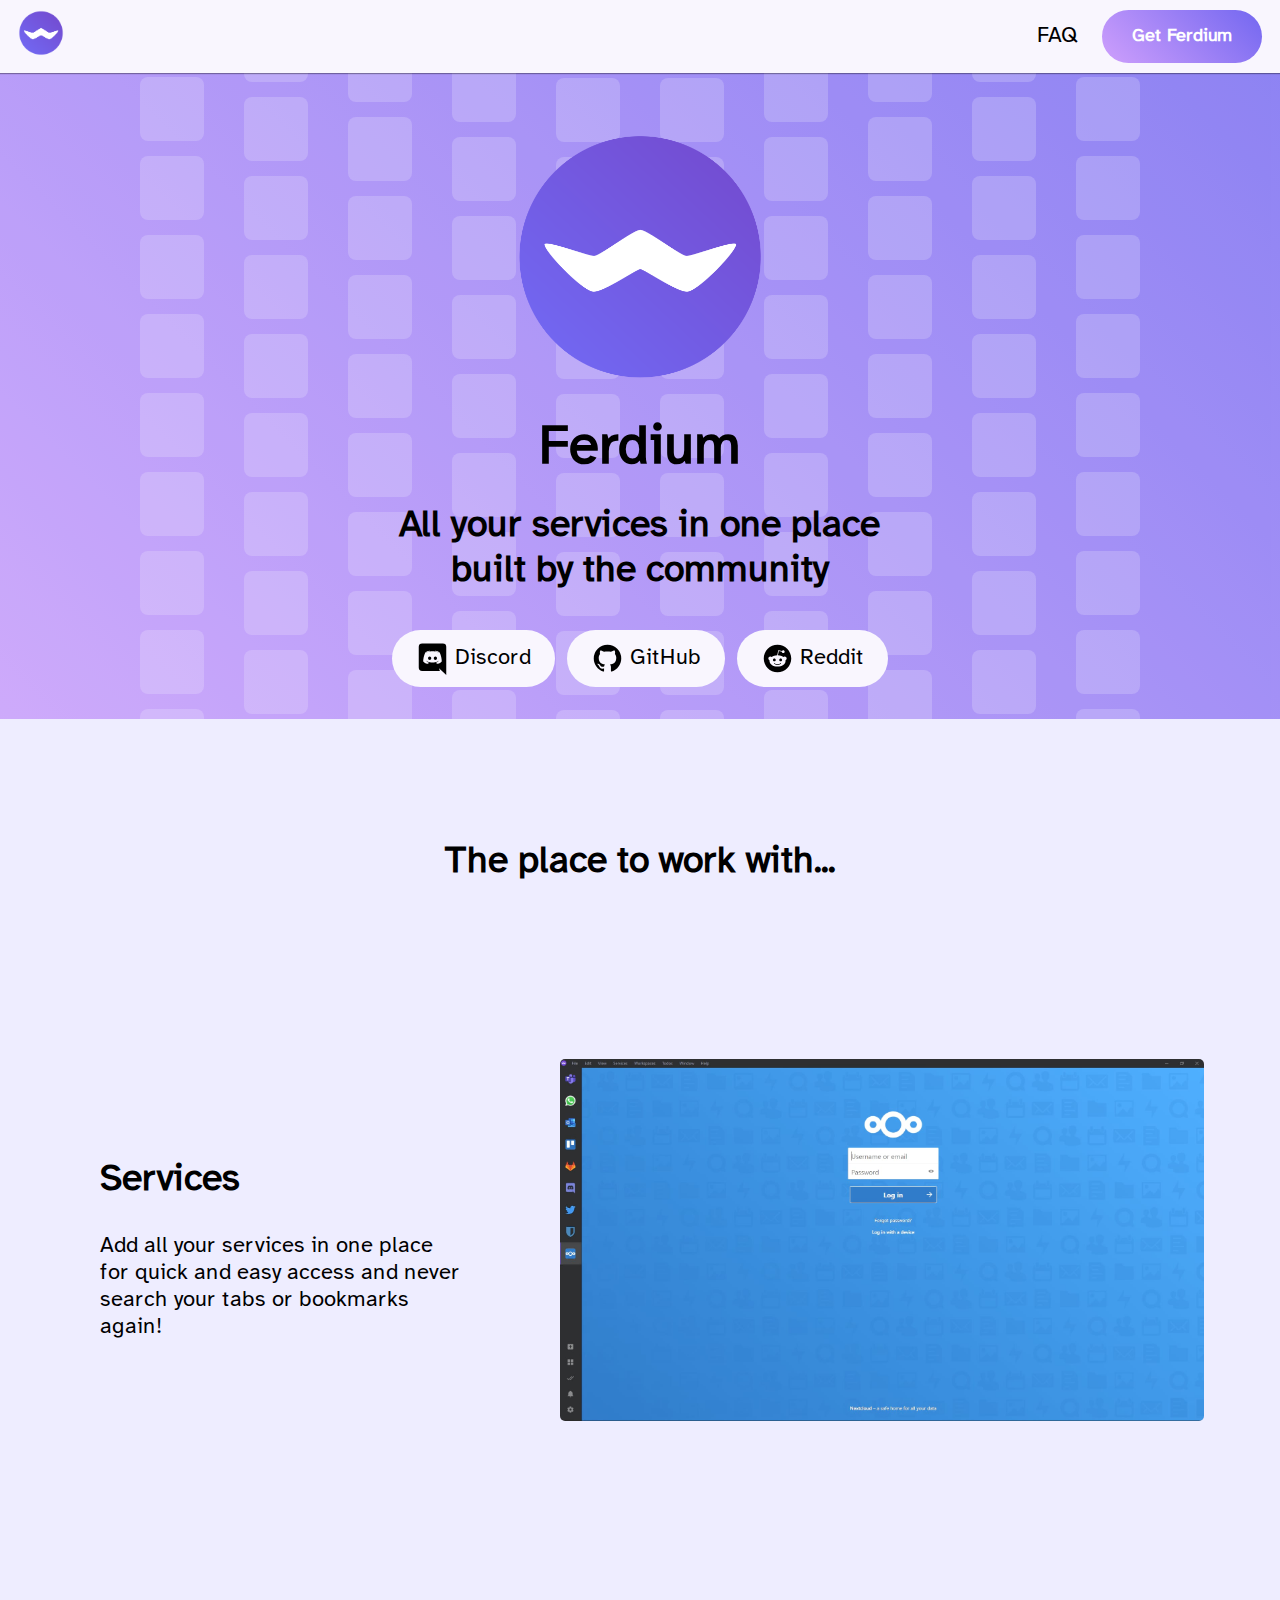
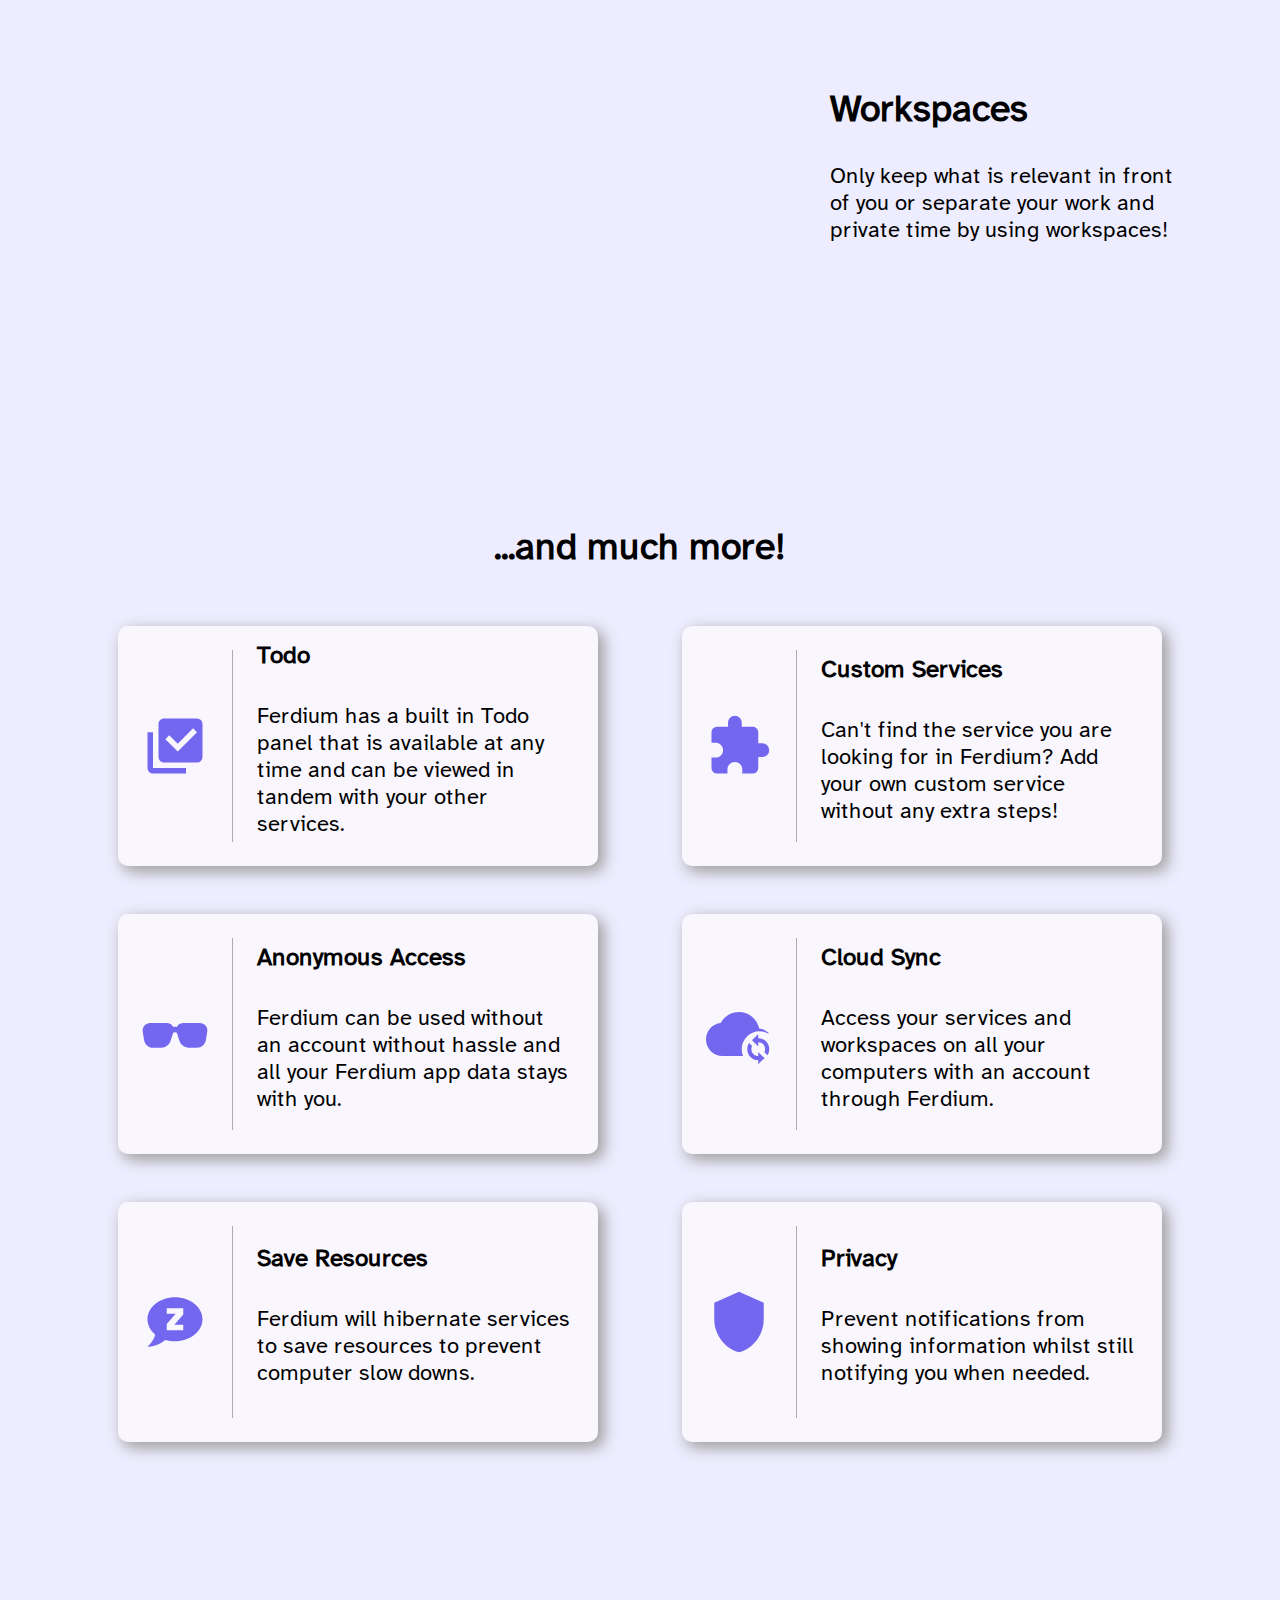
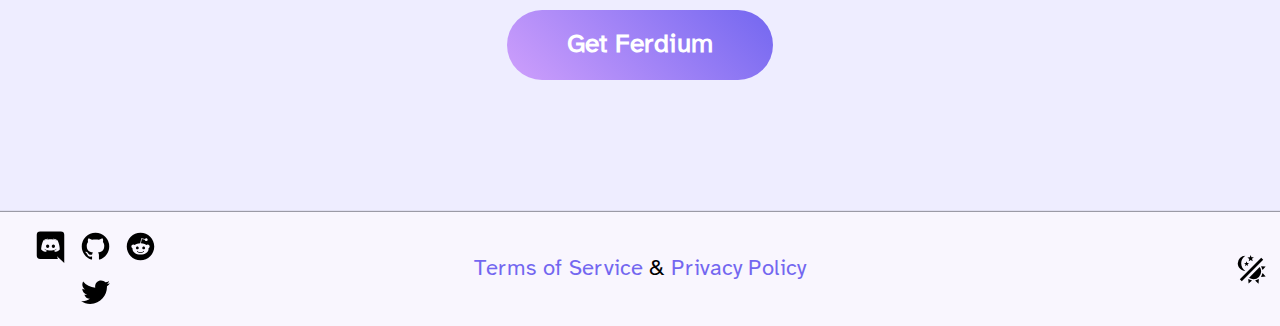
<file: index.html>
<!DOCTYPE html><html><head><meta name="viewport" content="width=device-width"/><meta charSet="utf-8"/><title>Ferdium | The home for all your services</title><meta name="description" content="Introducing a great productivity tool to keep all messanging, productivity, and online services in one place"/><meta name="next-head-count" content="4"/><link rel="preload" href="/_next/static/css/374f40fb42b7cc2e.css" as="style"/><link rel="stylesheet" href="/_next/static/css/374f40fb42b7cc2e.css" data-n-g=""/><link rel="preload" href="/_next/static/css/37007185a80aa774.css" as="style"/><link rel="stylesheet" href="/_next/static/css/37007185a80aa774.css" data-n-p=""/><noscript data-n-css=""></noscript><script defer="" nomodule="" src="/_next/static/chunks/polyfills-5cd94c89d3acac5f.js"></script><script src="/_next/static/chunks/webpack-69bfa6990bb9e155.js" defer=""></script><script src="/_next/static/chunks/framework-fc97f3f1282ce3ed.js" defer=""></script><script src="/_next/static/chunks/main-1452d81522d66bc9.js" defer=""></script><script src="/_next/static/chunks/pages/_app-734e6186b10cd950.js" defer=""></script><script src="/_next/static/chunks/b2e984c5-0b784b7dba96abb4.js" defer=""></script><script src="/_next/static/chunks/161-10cd737b9b960b92.js" defer=""></script><script src="/_next/static/chunks/pages/index-de2fc4885c69c863.js" defer=""></script><script src="/_next/static/puCMo1ZIHrQr3g2WUOvqK/_buildManifest.js" defer=""></script><script src="/_next/static/puCMo1ZIHrQr3g2WUOvqK/_ssgManifest.js" defer=""></script><script src="/_next/static/puCMo1ZIHrQr3g2WUOvqK/_middlewareManifest.js" defer=""></script></head><body><div id="__next"><header id="Header_header__Kpax6"><nav id="Header_nav__SMZyC"><a aria-label="Home link" href="/"><div><span style="box-sizing:border-box;display:inline-block;overflow:hidden;width:initial;height:initial;background:none;opacity:1;border:0;margin:0;padding:0;position:relative;max-width:100%"><span style="box-sizing:border-box;display:block;width:initial;height:initial;background:none;opacity:1;border:0;margin:0;padding:0;max-width:100%"><img style="display:block;max-width:100%;width:initial;height:initial;background:none;opacity:1;border:0;margin:0;padding:0" alt="" aria-hidden="true" src="data:image/svg+xml,%3csvg%20xmlns=%27http://www.w3.org/2000/svg%27%20version=%271.1%27%20width=%2746%27%20height=%2746%27/%3e"/></span><img id="Header_logo__q5xpd" alt="" src="[data-uri]" decoding="async" data-nimg="intrinsic" style="position:absolute;top:0;left:0;bottom:0;right:0;box-sizing:border-box;padding:0;border:none;margin:auto;display:block;width:0;height:0;min-width:100%;max-width:100%;min-height:100%;max-height:100%"/><noscript><img id="Header_logo__q5xpd" alt="" srcSet="/_next/static/media/logo.9fc5c374.png 1x, /_next/static/media/logo.9fc5c374.png 2x" src="/_next/static/media/logo.9fc5c374.png" decoding="async" data-nimg="intrinsic" style="position:absolute;top:0;left:0;bottom:0;right:0;box-sizing:border-box;padding:0;border:none;margin:auto;display:block;width:0;height:0;min-width:100%;max-width:100%;min-height:100%;max-height:100%" loading="lazy"/></noscript></span></div></a><div class="Header_links__mnu_q"><a class="Link_neutral__h8btI" href="/faq">FAQ</a><a href="/download"><div class="Button_cta__miivv Button_large__Rfe70"><div>Get Ferdium</div></div></a></div></nav></header><main><div id="Hero_backgroundWrapper__qNcKX"><div id="Background_wrapper__7rdlW"><div id="Background_background__9puS_"><div id="Background_grid__6B_Ja"><div class="Background_square__X09Jq Background_square-0__Swha8 Background_fade-7__HYdee"></div><div class="Background_square__X09Jq Background_square-1__HRxRk undefined"></div><div class="Background_square__X09Jq Background_square-2__ayBAW Background_fade-6__kq_VX"></div><div class="Background_square__X09Jq Background_square-3__nrBKf Background_fade-5__jaCKz"></div><div class="Background_square__X09Jq undefined Background_fade-8__91PBZ"></div><div class="Background_square__X09Jq undefined undefined"></div><div class="Background_square__X09Jq Background_square-6__fRROa Background_fade-2__esm9Q"></div><div class="Background_square__X09Jq Background_square-7__Jg0_E Background_fade-2__esm9Q"></div><div class="Background_square__X09Jq Background_square-8__HRLUX Background_fade-9__ZNgZL"></div><div class="Background_square__X09Jq Background_square-9__UjMR7 Background_fade-6__kq_VX"></div><div class="Background_square__X09Jq Background_square-0__Swha8 Background_fade-5__jaCKz"></div><div class="Background_square__X09Jq Background_square-1__HRxRk Background_fade-7__HYdee"></div><div class="Background_square__X09Jq Background_square-2__ayBAW Background_fade-9__ZNgZL"></div><div class="Background_square__X09Jq Background_square-3__nrBKf Background_fade-8__91PBZ"></div><div class="Background_square__X09Jq undefined Background_fade-4__OZaQK"></div><div class="Background_square__X09Jq undefined Background_fade-9__ZNgZL"></div><div class="Background_square__X09Jq Background_square-6__fRROa Background_fade-9__ZNgZL"></div><div class="Background_square__X09Jq Background_square-7__Jg0_E undefined"></div><div class="Background_square__X09Jq Background_square-8__HRLUX undefined"></div><div class="Background_square__X09Jq Background_square-9__UjMR7 Background_fade-4__OZaQK"></div><div class="Background_square__X09Jq Background_square-0__Swha8 Background_fade-4__OZaQK"></div><div class="Background_square__X09Jq Background_square-1__HRxRk Background_fade-2__esm9Q"></div><div class="Background_square__X09Jq Background_square-2__ayBAW Background_fade-6__kq_VX"></div><div class="Background_square__X09Jq Background_square-3__nrBKf Background_fade-4__OZaQK"></div><div class="Background_square__X09Jq undefined Background_fade-6__kq_VX"></div><div class="Background_square__X09Jq undefined Background_fade-9__ZNgZL"></div><div class="Background_square__X09Jq Background_square-6__fRROa Background_fade-3__gmuFh"></div><div class="Background_square__X09Jq Background_square-7__Jg0_E Background_fade-5__jaCKz"></div><div class="Background_square__X09Jq Background_square-8__HRLUX Background_fade-2__esm9Q"></div><div class="Background_square__X09Jq Background_square-9__UjMR7 Background_fade-2__esm9Q"></div><div class="Background_square__X09Jq Background_square-0__Swha8 Background_fade-5__jaCKz"></div><div class="Background_square__X09Jq Background_square-1__HRxRk Background_fade-9__ZNgZL"></div><div class="Background_square__X09Jq Background_square-2__ayBAW Background_fade-6__kq_VX"></div><div class="Background_square__X09Jq Background_square-3__nrBKf Background_fade-4__OZaQK"></div><div class="Background_square__X09Jq undefined Background_fade-8__91PBZ"></div><div class="Background_square__X09Jq undefined Background_fade-3__gmuFh"></div><div class="Background_square__X09Jq Background_square-6__fRROa undefined"></div><div class="Background_square__X09Jq Background_square-7__Jg0_E undefined"></div><div class="Background_square__X09Jq Background_square-8__HRLUX Background_fade-3__gmuFh"></div><div class="Background_square__X09Jq Background_square-9__UjMR7 Background_fade-9__ZNgZL"></div><div class="Background_square__X09Jq Background_square-0__Swha8 undefined"></div><div class="Background_square__X09Jq Background_square-1__HRxRk Background_fade-3__gmuFh"></div><div class="Background_square__X09Jq Background_square-2__ayBAW Background_fade-3__gmuFh"></div><div class="Background_square__X09Jq Background_square-3__nrBKf Background_fade-2__esm9Q"></div><div class="Background_square__X09Jq undefined Background_fade-9__ZNgZL"></div><div class="Background_square__X09Jq undefined Background_fade-5__jaCKz"></div><div class="Background_square__X09Jq Background_square-6__fRROa undefined"></div><div class="Background_square__X09Jq Background_square-7__Jg0_E Background_fade-7__HYdee"></div><div class="Background_square__X09Jq Background_square-8__HRLUX Background_fade-5__jaCKz"></div><div class="Background_square__X09Jq Background_square-9__UjMR7 Background_fade-9__ZNgZL"></div><div class="Background_square__X09Jq Background_square-0__Swha8 Background_fade-2__esm9Q"></div><div class="Background_square__X09Jq Background_square-1__HRxRk Background_fade-7__HYdee"></div><div class="Background_square__X09Jq Background_square-2__ayBAW Background_fade-6__kq_VX"></div><div class="Background_square__X09Jq Background_square-3__nrBKf Background_fade-2__esm9Q"></div><div class="Background_square__X09Jq undefined Background_fade-4__OZaQK"></div><div class="Background_square__X09Jq undefined Background_fade-6__kq_VX"></div><div class="Background_square__X09Jq Background_square-6__fRROa Background_fade-9__ZNgZL"></div><div class="Background_square__X09Jq Background_square-7__Jg0_E Background_fade-4__OZaQK"></div><div class="Background_square__X09Jq Background_square-8__HRLUX Background_fade-7__HYdee"></div><div class="Background_square__X09Jq Background_square-9__UjMR7 Background_fade-8__91PBZ"></div><div class="Background_square__X09Jq Background_square-0__Swha8 Background_fade-8__91PBZ"></div><div class="Background_square__X09Jq Background_square-1__HRxRk Background_fade-2__esm9Q"></div><div class="Background_square__X09Jq Background_square-2__ayBAW undefined"></div><div class="Background_square__X09Jq Background_square-3__nrBKf undefined"></div><div class="Background_square__X09Jq undefined Background_fade-5__jaCKz"></div><div class="Background_square__X09Jq undefined Background_fade-4__OZaQK"></div><div class="Background_square__X09Jq Background_square-6__fRROa Background_fade-9__ZNgZL"></div><div class="Background_square__X09Jq Background_square-7__Jg0_E Background_fade-6__kq_VX"></div><div class="Background_square__X09Jq Background_square-8__HRLUX Background_fade-8__91PBZ"></div><div class="Background_square__X09Jq Background_square-9__UjMR7 undefined"></div><div class="Background_square__X09Jq Background_square-0__Swha8 undefined"></div><div class="Background_square__X09Jq Background_square-1__HRxRk Background_fade-9__ZNgZL"></div><div class="Background_square__X09Jq Background_square-2__ayBAW Background_fade-5__jaCKz"></div><div class="Background_square__X09Jq Background_square-3__nrBKf undefined"></div><div class="Background_square__X09Jq undefined Background_fade-7__HYdee"></div><div class="Background_square__X09Jq undefined Background_fade-6__kq_VX"></div><div class="Background_square__X09Jq Background_square-6__fRROa Background_fade-9__ZNgZL"></div><div class="Background_square__X09Jq Background_square-7__Jg0_E Background_fade-9__ZNgZL"></div><div class="Background_square__X09Jq Background_square-8__HRLUX Background_fade-9__ZNgZL"></div><div class="Background_square__X09Jq Background_square-9__UjMR7 Background_fade-5__jaCKz"></div><div class="Background_square__X09Jq Background_square-0__Swha8 Background_fade-8__91PBZ"></div><div class="Background_square__X09Jq Background_square-1__HRxRk undefined"></div><div class="Background_square__X09Jq Background_square-2__ayBAW Background_fade-3__gmuFh"></div><div class="Background_square__X09Jq Background_square-3__nrBKf undefined"></div><div class="Background_square__X09Jq undefined Background_fade-8__91PBZ"></div><div class="Background_square__X09Jq undefined Background_fade-3__gmuFh"></div><div class="Background_square__X09Jq Background_square-6__fRROa Background_fade-2__esm9Q"></div><div class="Background_square__X09Jq Background_square-7__Jg0_E Background_fade-4__OZaQK"></div><div class="Background_square__X09Jq Background_square-8__HRLUX undefined"></div><div class="Background_square__X09Jq Background_square-9__UjMR7 Background_fade-4__OZaQK"></div></div></div></div></div><section class="Section_section__BYVDj"><div style="flex-direction:column" class="Section_content___fVbw Hero_hero__LuKsk Section_wide__MZgDs"><div><span style="box-sizing:border-box;display:inline-block;overflow:hidden;width:initial;height:initial;background:none;opacity:1;border:0;margin:0;padding:0;position:relative;max-width:100%"><span style="box-sizing:border-box;display:block;width:initial;height:initial;background:none;opacity:1;border:0;margin:0;padding:0;max-width:100%"><img style="display:block;max-width:100%;width:initial;height:initial;background:none;opacity:1;border:0;margin:0;padding:0" alt="" aria-hidden="true" src="data:image/svg+xml,%3csvg%20xmlns=%27http://www.w3.org/2000/svg%27%20version=%271.1%27%20width=%27256%27%20height=%27256%27/%3e"/></span><img id="Hero_logo__bmWgD" alt="" src="[data-uri]" decoding="async" data-nimg="intrinsic" style="position:absolute;top:0;left:0;bottom:0;right:0;box-sizing:border-box;padding:0;border:none;margin:auto;display:block;width:0;height:0;min-width:100%;max-width:100%;min-height:100%;max-height:100%"/><noscript><img id="Hero_logo__bmWgD" alt="" srcSet="/_next/static/media/logo.9fc5c374.png 1x, /_next/static/media/logo.9fc5c374.png 2x" src="/_next/static/media/logo.9fc5c374.png" decoding="async" data-nimg="intrinsic" style="position:absolute;top:0;left:0;bottom:0;right:0;box-sizing:border-box;padding:0;border:none;margin:auto;display:block;width:0;height:0;min-width:100%;max-width:100%;min-height:100%;max-height:100%" loading="lazy"/></noscript></span></div><h1>Ferdium</h1><h2 id="Hero_subtitle__AX5ep">All your services in one place<!-- --><br/> built by the community<!-- --></h2><div class="CommunityLinks_links__E6F4L"><a href="https://discord.gg/jVv4Qns8pP" target="_blank" rel="noreferrer noopener" class="ExternalLink_neutral__H3BU1"><div class="Button_base__r2Zz5"><div class="Button_prefix__XgS2V"><div style="display:flex;justify-content:center;align-content:center"><svg viewBox="0 0 24 24" style="margin:auto;width:1.5rem;height:1.5rem" role="presentation"><path d="M22,24L16.75,19L17.38,21H4.5A2.5,2.5 0 0,1 2,18.5V3.5A2.5,2.5 0 0,1 4.5,1H19.5A2.5,2.5 0 0,1 22,3.5V24M12,6.8C9.32,6.8 7.44,7.95 7.44,7.95C8.47,7.03 10.27,6.5 10.27,6.5L10.1,6.33C8.41,6.36 6.88,7.53 6.88,7.53C5.16,11.12 5.27,14.22 5.27,14.22C6.67,16.03 8.75,15.9 8.75,15.9L9.46,15C8.21,14.73 7.42,13.62 7.42,13.62C7.42,13.62 9.3,14.9 12,14.9C14.7,14.9 16.58,13.62 16.58,13.62C16.58,13.62 15.79,14.73 14.54,15L15.25,15.9C15.25,15.9 17.33,16.03 18.73,14.22C18.73,14.22 18.84,11.12 17.12,7.53C17.12,7.53 15.59,6.36 13.9,6.33L13.73,6.5C13.73,6.5 15.53,7.03 16.56,7.95C16.56,7.95 14.68,6.8 12,6.8M9.93,10.59C10.58,10.59 11.11,11.16 11.1,11.86C11.1,12.55 10.58,13.13 9.93,13.13C9.29,13.13 8.77,12.55 8.77,11.86C8.77,11.16 9.28,10.59 9.93,10.59M14.1,10.59C14.75,10.59 15.27,11.16 15.27,11.86C15.27,12.55 14.75,13.13 14.1,13.13C13.46,13.13 12.94,12.55 12.94,11.86C12.94,11.16 13.45,10.59 14.1,10.59Z" style="fill:currentColor"></path></svg></div></div><div>Discord</div></div></a><a href="https://github.com/ferdium/ferdium-app" target="_blank" rel="noreferrer noopener" class="ExternalLink_neutral__H3BU1"><div class="Button_base__r2Zz5"><div class="Button_prefix__XgS2V"><div style="display:flex;justify-content:center;align-content:center"><svg viewBox="0 0 24 24" style="margin:auto;width:1.5rem;height:1.5rem" role="presentation"><path d="M12,2A10,10 0 0,0 2,12C2,16.42 4.87,20.17 8.84,21.5C9.34,21.58 9.5,21.27 9.5,21C9.5,20.77 9.5,20.14 9.5,19.31C6.73,19.91 6.14,17.97 6.14,17.97C5.68,16.81 5.03,16.5 5.03,16.5C4.12,15.88 5.1,15.9 5.1,15.9C6.1,15.97 6.63,16.93 6.63,16.93C7.5,18.45 8.97,18 9.54,17.76C9.63,17.11 9.89,16.67 10.17,16.42C7.95,16.17 5.62,15.31 5.62,11.5C5.62,10.39 6,9.5 6.65,8.79C6.55,8.54 6.2,7.5 6.75,6.15C6.75,6.15 7.59,5.88 9.5,7.17C10.29,6.95 11.15,6.84 12,6.84C12.85,6.84 13.71,6.95 14.5,7.17C16.41,5.88 17.25,6.15 17.25,6.15C17.8,7.5 17.45,8.54 17.35,8.79C18,9.5 18.38,10.39 18.38,11.5C18.38,15.32 16.04,16.16 13.81,16.41C14.17,16.72 14.5,17.33 14.5,18.26C14.5,19.6 14.5,20.68 14.5,21C14.5,21.27 14.66,21.59 15.17,21.5C19.14,20.16 22,16.42 22,12A10,10 0 0,0 12,2Z" style="fill:currentColor"></path></svg></div></div><div>GitHub</div></div></a><a href="https://www.reddit.com/r/ferdium" target="_blank" rel="noreferrer noopener" class="ExternalLink_neutral__H3BU1"><div class="Button_base__r2Zz5"><div class="Button_prefix__XgS2V"><div style="display:flex;justify-content:center;align-content:center"><svg viewBox="0 0 24 24" style="margin:auto;width:1.5rem;height:1.5rem" role="presentation"><path d="M14.5 15.41C14.58 15.5 14.58 15.69 14.5 15.8C13.77 16.5 12.41 16.56 12 16.56C11.61 16.56 10.25 16.5 9.54 15.8C9.44 15.69 9.44 15.5 9.54 15.41C9.65 15.31 9.82 15.31 9.92 15.41C10.38 15.87 11.33 16 12 16C12.69 16 13.66 15.87 14.1 15.41C14.21 15.31 14.38 15.31 14.5 15.41M10.75 13.04C10.75 12.47 10.28 12 9.71 12C9.14 12 8.67 12.47 8.67 13.04C8.67 13.61 9.14 14.09 9.71 14.08C10.28 14.08 10.75 13.61 10.75 13.04M14.29 12C13.72 12 13.25 12.5 13.25 13.05S13.72 14.09 14.29 14.09C14.86 14.09 15.33 13.61 15.33 13.05C15.33 12.5 14.86 12 14.29 12M22 12C22 17.5 17.5 22 12 22S2 17.5 2 12C2 6.5 6.5 2 12 2S22 6.5 22 12M18.67 12C18.67 11.19 18 10.54 17.22 10.54C16.82 10.54 16.46 10.7 16.2 10.95C15.2 10.23 13.83 9.77 12.3 9.71L12.97 6.58L15.14 7.05C15.16 7.6 15.62 8.04 16.18 8.04C16.75 8.04 17.22 7.57 17.22 7C17.22 6.43 16.75 5.96 16.18 5.96C15.77 5.96 15.41 6.2 15.25 6.55L12.82 6.03C12.75 6 12.68 6.03 12.63 6.07C12.57 6.11 12.54 6.17 12.53 6.24L11.79 9.72C10.24 9.77 8.84 10.23 7.82 10.96C7.56 10.71 7.2 10.56 6.81 10.56C6 10.56 5.35 11.21 5.35 12C5.35 12.61 5.71 13.11 6.21 13.34C6.19 13.5 6.18 13.62 6.18 13.78C6.18 16 8.79 17.85 12 17.85C15.23 17.85 17.85 16.03 17.85 13.78C17.85 13.64 17.84 13.5 17.81 13.34C18.31 13.11 18.67 12.6 18.67 12Z" style="fill:currentColor"></path></svg></div></div><div>Reddit</div></div></a></div></div></section><section class="Section_section__BYVDj"><div style="flex-direction:column" class="Section_content___fVbw  Section_wide__MZgDs"><div><h2>The place to work with... </h2></div></div></section><section class="Section_section__BYVDj"><div style="flex-direction:row" class="Section_content___fVbw  Section_wide__MZgDs"><div class="Home_description__FGcub"><h2>Services</h2><p>Add all your services in one place for quick and easy access and never search your tabs or bookmarks again!</p></div><div class="Home_image__4go3H"><span style="box-sizing:border-box;display:inline-block;overflow:hidden;width:initial;height:initial;background:none;opacity:1;border:0;margin:0;padding:0;position:relative;max-width:100%"><span style="box-sizing:border-box;display:block;width:initial;height:initial;background:none;opacity:1;border:0;margin:0;padding:0;max-width:100%"><img style="display:block;max-width:100%;width:initial;height:initial;background:none;opacity:1;border:0;margin:0;padding:0" alt="" aria-hidden="true" src="data:image/svg+xml,%3csvg%20xmlns=%27http://www.w3.org/2000/svg%27%20version=%271.1%27%20width=%271916%27%20height=%271077%27/%3e"/></span><img alt="The Ferdium app displaying web services as icons on a sidebar to the left." src="[data-uri]" decoding="async" data-nimg="intrinsic" style="position:absolute;top:0;left:0;bottom:0;right:0;box-sizing:border-box;padding:0;border:none;margin:auto;display:block;width:0;height:0;min-width:100%;max-width:100%;min-height:100%;max-height:100%"/><noscript><img alt="The Ferdium app displaying web services as icons on a sidebar to the left." src="/_next/static/media/General.95cb3d9b.jpg" decoding="async" data-nimg="intrinsic" style="position:absolute;top:0;left:0;bottom:0;right:0;box-sizing:border-box;padding:0;border:none;margin:auto;display:block;width:0;height:0;min-width:100%;max-width:100%;min-height:100%;max-height:100%" loading="lazy"/></noscript></span></div></div></section><section class="Section_section__BYVDj"><div style="flex-direction:row" class="Section_content___fVbw  Section_wide__MZgDs"><div class="Home_image__4go3H"><span style="box-sizing:border-box;display:inline-block;overflow:hidden;width:initial;height:initial;background:none;opacity:1;border:0;margin:0;padding:0;position:relative;max-width:100%"><span style="box-sizing:border-box;display:block;width:initial;height:initial;background:none;opacity:1;border:0;margin:0;padding:0;max-width:100%"><img style="display:block;max-width:100%;width:initial;height:initial;background:none;opacity:1;border:0;margin:0;padding:0" alt="" aria-hidden="true" src="data:image/svg+xml,%3csvg%20xmlns=%27http://www.w3.org/2000/svg%27%20version=%271.1%27%20width=%271916%27%20height=%271077%27/%3e"/></span><img alt="A drawer menu has opened on the left side of the app revealing the option tho choose between workspaces" src="[data-uri]" decoding="async" data-nimg="intrinsic" style="position:absolute;top:0;left:0;bottom:0;right:0;box-sizing:border-box;padding:0;border:none;margin:auto;display:block;width:0;height:0;min-width:100%;max-width:100%;min-height:100%;max-height:100%"/><noscript><img alt="A drawer menu has opened on the left side of the app revealing the option tho choose between workspaces" src="/_next/static/media/Workspaces.a23418e6.jpg" decoding="async" data-nimg="intrinsic" style="position:absolute;top:0;left:0;bottom:0;right:0;box-sizing:border-box;padding:0;border:none;margin:auto;display:block;width:0;height:0;min-width:100%;max-width:100%;min-height:100%;max-height:100%" loading="lazy"/></noscript></span></div><div class="Home_description__FGcub"><h2>Workspaces</h2><p>Only keep what is relevant in front of you or separate your work and private time by using workspaces!<!-- --> <!-- --></p></div></div></section><section class="Section_section__BYVDj"><div style="flex-direction:column" class="Section_content___fVbw  Section_wide__MZgDs"><div><h2>...and much more!</h2></div><div class="CardGrid_cards__tVgnX"><div class="CardGrid_cardWrapper__T9kzl"><div class="Card_card__MdBWe"><div class="Card_icon__9z93v"><div style="display:flex;justify-content:center;align-content:center"><svg viewBox="0 0 24 24" style="margin:auto;width:3rem;height:3rem" role="presentation"><path d="M22,16A2,2 0 0,1 20,18H8C6.89,18 6,17.1 6,16V4C6,2.89 6.89,2 8,2H20A2,2 0 0,1 22,4V16M16,20V22H4A2,2 0 0,1 2,20V7H4V20H16M13,14L20,7L18.59,5.59L13,11.17L9.91,8.09L8.5,9.5L13,14Z" style="fill:#7367f0"></path></svg></div></div><div class="Card_content__xkw4Q"> <!-- --><h3>Todo</h3><p>Ferdium has a built in Todo panel that is available at any time and can be viewed in tandem with your other services.</p></div></div></div><div class="CardGrid_cardWrapper__T9kzl"><div class="Card_card__MdBWe"><div class="Card_icon__9z93v"><div style="display:flex;justify-content:center;align-content:center"><svg viewBox="0 0 24 24" style="margin:auto;width:3rem;height:3rem" role="presentation"><path d="M20.5,11H19V7C19,5.89 18.1,5 17,5H13V3.5A2.5,2.5 0 0,0 10.5,1A2.5,2.5 0 0,0 8,3.5V5H4A2,2 0 0,0 2,7V10.8H3.5C5,10.8 6.2,12 6.2,13.5C6.2,15 5,16.2 3.5,16.2H2V20A2,2 0 0,0 4,22H7.8V20.5C7.8,19 9,17.8 10.5,17.8C12,17.8 13.2,19 13.2,20.5V22H17A2,2 0 0,0 19,20V16H20.5A2.5,2.5 0 0,0 23,13.5A2.5,2.5 0 0,0 20.5,11Z" style="fill:#7367f0"></path></svg></div></div><div class="Card_content__xkw4Q"> <!-- --><h3>Custom Services</h3><p>Can&#x27;t find the service you are looking for in Ferdium? Add your own custom service without any extra steps!</p></div></div></div><div class="CardGrid_cardWrapper__T9kzl"><div class="Card_card__MdBWe"><div class="Card_icon__9z93v"><div style="display:flex;justify-content:center;align-content:center"><svg viewBox="0 0 24 24" style="margin:auto;width:3rem;height:3rem" role="presentation"><path d="M7,17H4C2.38,17 0.96,15.74 0.76,14.14L0.26,11.15C0.15,10.3 0.39,9.5 0.91,8.92C1.43,8.34 2.19,8 3,8H9C9.83,8 10.58,8.35 11.06,8.96C11.17,9.11 11.27,9.27 11.35,9.45C11.78,9.36 12.22,9.36 12.64,9.45C12.72,9.27 12.82,9.11 12.94,8.96C13.41,8.35 14.16,8 15,8H21C21.81,8 22.57,8.34 23.09,8.92C23.6,9.5 23.84,10.3 23.74,11.11L23.23,14.18C23.04,15.74 21.61,17 20,17H17C15.44,17 13.92,15.81 13.54,14.3L12.64,11.59C12.26,11.31 11.73,11.31 11.35,11.59L10.43,14.37C10.07,15.82 8.56,17 7,17Z" style="fill:#7367f0"></path></svg></div></div><div class="Card_content__xkw4Q"> <!-- --><h3>Anonymous Access</h3><p>Ferdium can be used without an account without hassle and all your Ferdium app data stays with you.</p></div></div></div><div class="CardGrid_cardWrapper__T9kzl"><div class="Card_card__MdBWe"><div class="Card_icon__9z93v"><div style="display:flex;justify-content:center;align-content:center"><svg viewBox="0 0 24 24" style="margin:auto;width:3rem;height:3rem" role="presentation"><path d="M19 12V13.5C21.21 13.5 23 15.29 23 17.5C23 18.32 22.75 19.08 22.33 19.71L21.24 18.62C21.41 18.28 21.5 17.9 21.5 17.5C21.5 16.12 20.38 15 19 15V16.5L16.75 14.25L16.72 14.22C16.78 14.17 16.85 14.13 19 12M19 23V21.5C16.79 21.5 15 19.71 15 17.5C15 16.68 15.25 15.92 15.67 15.29L16.76 16.38C16.59 16.72 16.5 17.1 16.5 17.5C16.5 18.88 17.62 20 19 20V18.5L21.25 20.75L21.28 20.78C21.22 20.83 21.15 20.87 19 23M13 17.5C13 13.91 15.91 11 19.5 11C20.78 11 21.97 11.38 23 12C22.13 10.9 20.84 10.14 19.35 10.03C18.67 6.59 15.64 4 12 4C9.11 4 6.6 5.64 5.35 8.03C2.34 8.36 0 10.9 0 14C0 17.31 2.69 20 6 20H13.5C13.18 19.23 13 18.39 13 17.5Z" style="fill:#7367f0"></path></svg></div></div><div class="Card_content__xkw4Q"> <!-- --><h3>Cloud Sync</h3><p>Access your services and workspaces on all your computers with an account through Ferdium.</p></div></div></div><div class="CardGrid_cardWrapper__T9kzl"><div class="Card_card__MdBWe"><div class="Card_icon__9z93v"><div style="display:flex;justify-content:center;align-content:center"><svg viewBox="0 0 24 24" style="margin:auto;width:3rem;height:3rem" role="presentation"><path d="M12 3C6.5 3 2 6.58 2 11C2 13.13 3.05 15.07 4.75 16.5C4.7 17.1 4.33 18.67 2 21C2 21 5.55 21 8.47 18.5C9.57 18.82 10.76 19 12 19C17.5 19 22 15.42 22 11S17.5 3 12 3M15 9.3L11.76 13H15V15H9V12.7L12.24 9H9V7H15V9.3Z" style="fill:#7367f0"></path></svg></div></div><div class="Card_content__xkw4Q"> <!-- --><h3>Save Resources</h3><p>Ferdium will hibernate services to save resources to prevent computer slow downs.</p></div></div></div><div class="CardGrid_cardWrapper__T9kzl"><div class="Card_card__MdBWe"><div class="Card_icon__9z93v"><div style="display:flex;justify-content:center;align-content:center"><svg viewBox="0 0 24 24" style="margin:auto;width:3rem;height:3rem" role="presentation"><path d="M12,1L3,5V11C3,16.55 6.84,21.74 12,23C17.16,21.74 21,16.55 21,11V5L12,1Z" style="fill:#7367f0"></path></svg></div></div><div class="Card_content__xkw4Q"> <!-- --><h3>Privacy</h3><p>Prevent notifications from showing information whilst still notifying you when needed.</p></div></div></div></div></div></section><section class="Section_section__BYVDj"><div style="flex-direction:column" class="Section_content___fVbw "><a href="/download"><div class="Button_cta__miivv Button_huge__E9Rvs"><div>Get Ferdium</div></div></a></div></section></main><footer id="Footer_footer__Ksopt"><div class="Footer_links__W8RrQ"><div class="CommunityLinks_links__E6F4L"><a href="https://discord.gg/jVv4Qns8pP" target="_blank" rel="noreferrer noopener" aria-label="Discord link" class="ExternalLink_neutral__H3BU1"><div style="display:flex;justify-content:center;align-content:center"><svg viewBox="0 0 24 24" style="margin:auto;width:1.5rem;height:1.5rem" role="presentation"><path d="M22,24L16.75,19L17.38,21H4.5A2.5,2.5 0 0,1 2,18.5V3.5A2.5,2.5 0 0,1 4.5,1H19.5A2.5,2.5 0 0,1 22,3.5V24M12,6.8C9.32,6.8 7.44,7.95 7.44,7.95C8.47,7.03 10.27,6.5 10.27,6.5L10.1,6.33C8.41,6.36 6.88,7.53 6.88,7.53C5.16,11.12 5.27,14.22 5.27,14.22C6.67,16.03 8.75,15.9 8.75,15.9L9.46,15C8.21,14.73 7.42,13.62 7.42,13.62C7.42,13.62 9.3,14.9 12,14.9C14.7,14.9 16.58,13.62 16.58,13.62C16.58,13.62 15.79,14.73 14.54,15L15.25,15.9C15.25,15.9 17.33,16.03 18.73,14.22C18.73,14.22 18.84,11.12 17.12,7.53C17.12,7.53 15.59,6.36 13.9,6.33L13.73,6.5C13.73,6.5 15.53,7.03 16.56,7.95C16.56,7.95 14.68,6.8 12,6.8M9.93,10.59C10.58,10.59 11.11,11.16 11.1,11.86C11.1,12.55 10.58,13.13 9.93,13.13C9.29,13.13 8.77,12.55 8.77,11.86C8.77,11.16 9.28,10.59 9.93,10.59M14.1,10.59C14.75,10.59 15.27,11.16 15.27,11.86C15.27,12.55 14.75,13.13 14.1,13.13C13.46,13.13 12.94,12.55 12.94,11.86C12.94,11.16 13.45,10.59 14.1,10.59Z" style="fill:currentColor"></path></svg></div></a><a href="https://github.com/ferdium/ferdium-app" target="_blank" rel="noreferrer noopener" aria-label="GitHub link" class="ExternalLink_neutral__H3BU1"><div style="display:flex;justify-content:center;align-content:center"><svg viewBox="0 0 24 24" style="margin:auto;width:1.5rem;height:1.5rem" role="presentation"><path d="M12,2A10,10 0 0,0 2,12C2,16.42 4.87,20.17 8.84,21.5C9.34,21.58 9.5,21.27 9.5,21C9.5,20.77 9.5,20.14 9.5,19.31C6.73,19.91 6.14,17.97 6.14,17.97C5.68,16.81 5.03,16.5 5.03,16.5C4.12,15.88 5.1,15.9 5.1,15.9C6.1,15.97 6.63,16.93 6.63,16.93C7.5,18.45 8.97,18 9.54,17.76C9.63,17.11 9.89,16.67 10.17,16.42C7.95,16.17 5.62,15.31 5.62,11.5C5.62,10.39 6,9.5 6.65,8.79C6.55,8.54 6.2,7.5 6.75,6.15C6.75,6.15 7.59,5.88 9.5,7.17C10.29,6.95 11.15,6.84 12,6.84C12.85,6.84 13.71,6.95 14.5,7.17C16.41,5.88 17.25,6.15 17.25,6.15C17.8,7.5 17.45,8.54 17.35,8.79C18,9.5 18.38,10.39 18.38,11.5C18.38,15.32 16.04,16.16 13.81,16.41C14.17,16.72 14.5,17.33 14.5,18.26C14.5,19.6 14.5,20.68 14.5,21C14.5,21.27 14.66,21.59 15.17,21.5C19.14,20.16 22,16.42 22,12A10,10 0 0,0 12,2Z" style="fill:currentColor"></path></svg></div></a><a href="https://www.reddit.com/r/ferdium" target="_blank" rel="noreferrer noopener" aria-label="Reddit link" class="ExternalLink_neutral__H3BU1"><div style="display:flex;justify-content:center;align-content:center"><svg viewBox="0 0 24 24" style="margin:auto;width:1.5rem;height:1.5rem" role="presentation"><path d="M14.5 15.41C14.58 15.5 14.58 15.69 14.5 15.8C13.77 16.5 12.41 16.56 12 16.56C11.61 16.56 10.25 16.5 9.54 15.8C9.44 15.69 9.44 15.5 9.54 15.41C9.65 15.31 9.82 15.31 9.92 15.41C10.38 15.87 11.33 16 12 16C12.69 16 13.66 15.87 14.1 15.41C14.21 15.31 14.38 15.31 14.5 15.41M10.75 13.04C10.75 12.47 10.28 12 9.71 12C9.14 12 8.67 12.47 8.67 13.04C8.67 13.61 9.14 14.09 9.71 14.08C10.28 14.08 10.75 13.61 10.75 13.04M14.29 12C13.72 12 13.25 12.5 13.25 13.05S13.72 14.09 14.29 14.09C14.86 14.09 15.33 13.61 15.33 13.05C15.33 12.5 14.86 12 14.29 12M22 12C22 17.5 17.5 22 12 22S2 17.5 2 12C2 6.5 6.5 2 12 2S22 6.5 22 12M18.67 12C18.67 11.19 18 10.54 17.22 10.54C16.82 10.54 16.46 10.7 16.2 10.95C15.2 10.23 13.83 9.77 12.3 9.71L12.97 6.58L15.14 7.05C15.16 7.6 15.62 8.04 16.18 8.04C16.75 8.04 17.22 7.57 17.22 7C17.22 6.43 16.75 5.96 16.18 5.96C15.77 5.96 15.41 6.2 15.25 6.55L12.82 6.03C12.75 6 12.68 6.03 12.63 6.07C12.57 6.11 12.54 6.17 12.53 6.24L11.79 9.72C10.24 9.77 8.84 10.23 7.82 10.96C7.56 10.71 7.2 10.56 6.81 10.56C6 10.56 5.35 11.21 5.35 12C5.35 12.61 5.71 13.11 6.21 13.34C6.19 13.5 6.18 13.62 6.18 13.78C6.18 16 8.79 17.85 12 17.85C15.23 17.85 17.85 16.03 17.85 13.78C17.85 13.64 17.84 13.5 17.81 13.34C18.31 13.11 18.67 12.6 18.67 12Z" style="fill:currentColor"></path></svg></div></a><a href="https://twitter.com/ferdiumteam" target="_blank" rel="noreferrer noopener" aria-label="Twitter link" class="ExternalLink_neutral__H3BU1"><div style="display:flex;justify-content:center;align-content:center"><svg viewBox="0 0 24 24" style="margin:auto;width:1.5rem;height:1.5rem" role="presentation"><path d="M22.46,6C21.69,6.35 20.86,6.58 20,6.69C20.88,6.16 21.56,5.32 21.88,4.31C21.05,4.81 20.13,5.16 19.16,5.36C18.37,4.5 17.26,4 16,4C13.65,4 11.73,5.92 11.73,8.29C11.73,8.63 11.77,8.96 11.84,9.27C8.28,9.09 5.11,7.38 3,4.79C2.63,5.42 2.42,6.16 2.42,6.94C2.42,8.43 3.17,9.75 4.33,10.5C3.62,10.5 2.96,10.3 2.38,10C2.38,10 2.38,10 2.38,10.03C2.38,12.11 3.86,13.85 5.82,14.24C5.46,14.34 5.08,14.39 4.69,14.39C4.42,14.39 4.15,14.36 3.89,14.31C4.43,16 6,17.26 7.89,17.29C6.43,18.45 4.58,19.13 2.56,19.13C2.22,19.13 1.88,19.11 1.54,19.07C3.44,20.29 5.7,21 8.12,21C16,21 20.33,14.46 20.33,8.79C20.33,8.6 20.33,8.42 20.32,8.23C21.16,7.63 21.88,6.87 22.46,6Z" style="fill:currentColor"></path></svg></div></a></div></div><div class="Footer_legal__5lBiC"><a href="/terms-of-service">Terms of Service</a><div> &amp; </div><a href="/privacy-policy">Privacy Policy</a></div><div class="Footer_darkmode__tYgMA"><button class="Button_base__r2Zz5 Button_icon__CdeUa" aria-label="Switch theme"><div><div style="display:flex;justify-content:center;align-content:center"><svg viewBox="0 0 24 24" style="margin:auto;width:1.5rem;height:1.5rem" role="presentation"><path d="M7.5,2C5.71,3.15 4.5,5.18 4.5,7.5C4.5,9.82 5.71,11.85 7.53,13C4.46,13 2,10.54 2,7.5A5.5,5.5 0 0,1 7.5,2M19.07,3.5L20.5,4.93L4.93,20.5L3.5,19.07L19.07,3.5M12.89,5.93L11.41,5L9.97,6L10.39,4.3L9,3.24L10.75,3.12L11.33,1.47L12,3.1L13.73,3.13L12.38,4.26L12.89,5.93M9.59,9.54L8.43,8.81L7.31,9.59L7.65,8.27L6.56,7.44L7.92,7.35L8.37,6.06L8.88,7.33L10.24,7.36L9.19,8.23L9.59,9.54M19,13.5A5.5,5.5 0 0,1 13.5,19C12.28,19 11.15,18.6 10.24,17.93L17.93,10.24C18.6,11.15 19,12.28 19,13.5M14.6,20.08L17.37,18.93L17.13,22.28L14.6,20.08M18.93,17.38L20.08,14.61L22.28,17.15L18.93,17.38M20.08,12.42L18.94,9.64L22.28,9.88L20.08,12.42M9.63,18.93L12.4,20.08L9.87,22.27L9.63,18.93Z" style="fill:currentColor"></path></svg></div></div></button></div></footer></div><script id="__NEXT_DATA__" type="application/json">{"props":{"pageProps":{}},"page":"/","query":{},"buildId":"puCMo1ZIHrQr3g2WUOvqK","nextExport":true,"autoExport":true,"isFallback":false,"scriptLoader":[]}</script></body></html>
</file>
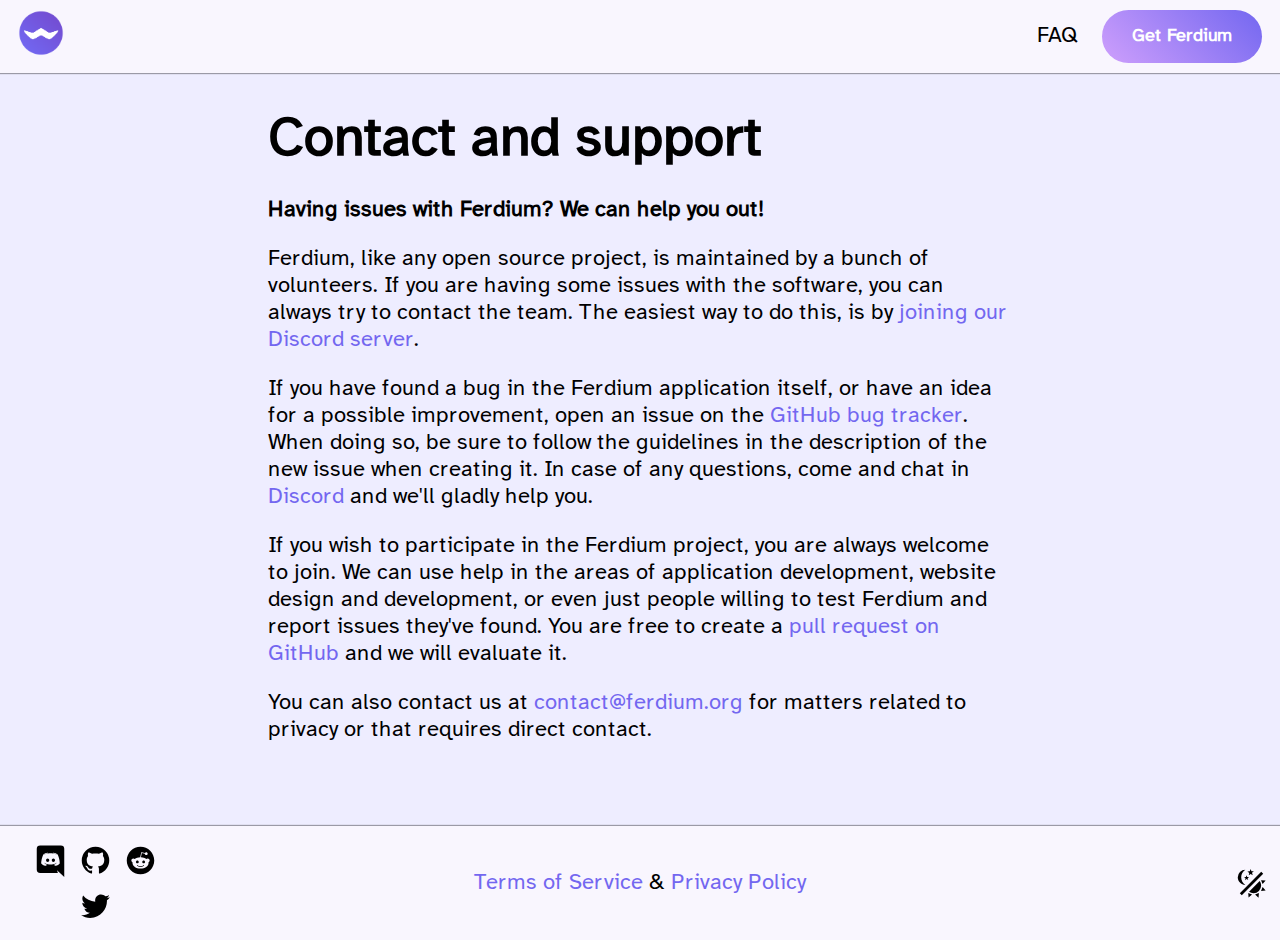
<file: contact.html>
<!DOCTYPE html><html><head><meta name="viewport" content="width=device-width"/><meta charSet="utf-8"/><title>Ferdium | Contact and support</title><meta name="description" content="Introducing a great productivity tool to keep all messanging, productivity, and online services in one place"/><meta name="next-head-count" content="4"/><link rel="preload" href="/_next/static/css/374f40fb42b7cc2e.css" as="style"/><link rel="stylesheet" href="/_next/static/css/374f40fb42b7cc2e.css" data-n-g=""/><link rel="preload" href="/_next/static/css/26c379f00f9d1f3f.css" as="style"/><link rel="stylesheet" href="/_next/static/css/26c379f00f9d1f3f.css" data-n-p=""/><noscript data-n-css=""></noscript><script defer="" nomodule="" src="/_next/static/chunks/polyfills-5cd94c89d3acac5f.js"></script><script src="/_next/static/chunks/webpack-69bfa6990bb9e155.js" defer=""></script><script src="/_next/static/chunks/framework-fc97f3f1282ce3ed.js" defer=""></script><script src="/_next/static/chunks/main-1452d81522d66bc9.js" defer=""></script><script src="/_next/static/chunks/pages/_app-734e6186b10cd950.js" defer=""></script><script src="/_next/static/chunks/b2e984c5-0b784b7dba96abb4.js" defer=""></script><script src="/_next/static/chunks/161-10cd737b9b960b92.js" defer=""></script><script src="/_next/static/chunks/pages/contact-28a64b44b195c464.js" defer=""></script><script src="/_next/static/puCMo1ZIHrQr3g2WUOvqK/_buildManifest.js" defer=""></script><script src="/_next/static/puCMo1ZIHrQr3g2WUOvqK/_ssgManifest.js" defer=""></script><script src="/_next/static/puCMo1ZIHrQr3g2WUOvqK/_middlewareManifest.js" defer=""></script></head><body><div id="__next"><header id="Header_header__Kpax6"><nav id="Header_nav__SMZyC"><a aria-label="Home link" href="/"><div><span style="box-sizing:border-box;display:inline-block;overflow:hidden;width:initial;height:initial;background:none;opacity:1;border:0;margin:0;padding:0;position:relative;max-width:100%"><span style="box-sizing:border-box;display:block;width:initial;height:initial;background:none;opacity:1;border:0;margin:0;padding:0;max-width:100%"><img style="display:block;max-width:100%;width:initial;height:initial;background:none;opacity:1;border:0;margin:0;padding:0" alt="" aria-hidden="true" src="data:image/svg+xml,%3csvg%20xmlns=%27http://www.w3.org/2000/svg%27%20version=%271.1%27%20width=%2746%27%20height=%2746%27/%3e"/></span><img id="Header_logo__q5xpd" alt="" src="[data-uri]" decoding="async" data-nimg="intrinsic" style="position:absolute;top:0;left:0;bottom:0;right:0;box-sizing:border-box;padding:0;border:none;margin:auto;display:block;width:0;height:0;min-width:100%;max-width:100%;min-height:100%;max-height:100%"/><noscript><img id="Header_logo__q5xpd" alt="" srcSet="/_next/static/media/logo.9fc5c374.png 1x, /_next/static/media/logo.9fc5c374.png 2x" src="/_next/static/media/logo.9fc5c374.png" decoding="async" data-nimg="intrinsic" style="position:absolute;top:0;left:0;bottom:0;right:0;box-sizing:border-box;padding:0;border:none;margin:auto;display:block;width:0;height:0;min-width:100%;max-width:100%;min-height:100%;max-height:100%" loading="lazy"/></noscript></span></div></a><div class="Header_links__mnu_q"><a class="Link_neutral__h8btI" href="/faq">FAQ</a><a href="/download"><div class="Button_cta__miivv Button_large__Rfe70"><div>Get Ferdium</div></div></a></div></nav></header><main><section class="Section_section__BYVDj"><div style="flex-direction:column" class="Section_content___fVbw "><div><div><h1>Contact and support</h1></div><h3><strong>Having issues with Ferdium? We can help you out!</strong></h3><p>Ferdium, like any open source project, is maintained by a bunch of volunteers. If you are having some issues with the software, you can always try to contact the team. The easiest way to do this, is by<!-- --> <!-- --><a href="https://discord.gg/xqA9vTP6">joining our Discord server</a>.<!-- --></p><p>If you have found a bug in the Ferdium application itself, or have an idea for a possible improvement, open an issue on the<!-- --> <!-- --><a href="https://github.com/ferdium/ferdium-app/issues">GitHub bug tracker</a>. When doing so, be sure to follow the guidelines in the description of the new issue when creating it. In case of any questions, come and chat in<!-- --> <!-- --><a href="https://discord.gg/xqA9vTP6">Discord</a> and we&#x27;ll gladly help you.<!-- --></p><p>If you wish to participate in the Ferdium project, you are always welcome to join. We can use help in the areas of application development, website design and development, or even just people willing to test Ferdium and report issues they&#x27;ve found. You are free to create a<!-- --> <!-- --><a href="https://github.com/ferdium/ferdium-app/pulls">pull request on GitHub</a> and we will evaluate it.<!-- --></p><p>You can also contact us at <!-- --><a href="mailto:contact@ferdium.org">contact@ferdium.org</a> <!-- -->for matters related to privacy or that requires direct contact.<!-- --></p></div></div></section></main><footer id="Footer_footer__Ksopt"><div class="Footer_links__W8RrQ"><div class="CommunityLinks_links__E6F4L"><a href="https://discord.gg/jVv4Qns8pP" target="_blank" rel="noreferrer noopener" aria-label="Discord link" class="ExternalLink_neutral__H3BU1"><div style="display:flex;justify-content:center;align-content:center"><svg viewBox="0 0 24 24" style="margin:auto;width:1.5rem;height:1.5rem" role="presentation"><path d="M22,24L16.75,19L17.38,21H4.5A2.5,2.5 0 0,1 2,18.5V3.5A2.5,2.5 0 0,1 4.5,1H19.5A2.5,2.5 0 0,1 22,3.5V24M12,6.8C9.32,6.8 7.44,7.95 7.44,7.95C8.47,7.03 10.27,6.5 10.27,6.5L10.1,6.33C8.41,6.36 6.88,7.53 6.88,7.53C5.16,11.12 5.27,14.22 5.27,14.22C6.67,16.03 8.75,15.9 8.75,15.9L9.46,15C8.21,14.73 7.42,13.62 7.42,13.62C7.42,13.62 9.3,14.9 12,14.9C14.7,14.9 16.58,13.62 16.58,13.62C16.58,13.62 15.79,14.73 14.54,15L15.25,15.9C15.25,15.9 17.33,16.03 18.73,14.22C18.73,14.22 18.84,11.12 17.12,7.53C17.12,7.53 15.59,6.36 13.9,6.33L13.73,6.5C13.73,6.5 15.53,7.03 16.56,7.95C16.56,7.95 14.68,6.8 12,6.8M9.93,10.59C10.58,10.59 11.11,11.16 11.1,11.86C11.1,12.55 10.58,13.13 9.93,13.13C9.29,13.13 8.77,12.55 8.77,11.86C8.77,11.16 9.28,10.59 9.93,10.59M14.1,10.59C14.75,10.59 15.27,11.16 15.27,11.86C15.27,12.55 14.75,13.13 14.1,13.13C13.46,13.13 12.94,12.55 12.94,11.86C12.94,11.16 13.45,10.59 14.1,10.59Z" style="fill:currentColor"></path></svg></div></a><a href="https://github.com/ferdium/ferdium-app" target="_blank" rel="noreferrer noopener" aria-label="GitHub link" class="ExternalLink_neutral__H3BU1"><div style="display:flex;justify-content:center;align-content:center"><svg viewBox="0 0 24 24" style="margin:auto;width:1.5rem;height:1.5rem" role="presentation"><path d="M12,2A10,10 0 0,0 2,12C2,16.42 4.87,20.17 8.84,21.5C9.34,21.58 9.5,21.27 9.5,21C9.5,20.77 9.5,20.14 9.5,19.31C6.73,19.91 6.14,17.97 6.14,17.97C5.68,16.81 5.03,16.5 5.03,16.5C4.12,15.88 5.1,15.9 5.1,15.9C6.1,15.97 6.63,16.93 6.63,16.93C7.5,18.45 8.97,18 9.54,17.76C9.63,17.11 9.89,16.67 10.17,16.42C7.95,16.17 5.62,15.31 5.62,11.5C5.62,10.39 6,9.5 6.65,8.79C6.55,8.54 6.2,7.5 6.75,6.15C6.75,6.15 7.59,5.88 9.5,7.17C10.29,6.95 11.15,6.84 12,6.84C12.85,6.84 13.71,6.95 14.5,7.17C16.41,5.88 17.25,6.15 17.25,6.15C17.8,7.5 17.45,8.54 17.35,8.79C18,9.5 18.38,10.39 18.38,11.5C18.38,15.32 16.04,16.16 13.81,16.41C14.17,16.72 14.5,17.33 14.5,18.26C14.5,19.6 14.5,20.68 14.5,21C14.5,21.27 14.66,21.59 15.17,21.5C19.14,20.16 22,16.42 22,12A10,10 0 0,0 12,2Z" style="fill:currentColor"></path></svg></div></a><a href="https://www.reddit.com/r/ferdium" target="_blank" rel="noreferrer noopener" aria-label="Reddit link" class="ExternalLink_neutral__H3BU1"><div style="display:flex;justify-content:center;align-content:center"><svg viewBox="0 0 24 24" style="margin:auto;width:1.5rem;height:1.5rem" role="presentation"><path d="M14.5 15.41C14.58 15.5 14.58 15.69 14.5 15.8C13.77 16.5 12.41 16.56 12 16.56C11.61 16.56 10.25 16.5 9.54 15.8C9.44 15.69 9.44 15.5 9.54 15.41C9.65 15.31 9.82 15.31 9.92 15.41C10.38 15.87 11.33 16 12 16C12.69 16 13.66 15.87 14.1 15.41C14.21 15.31 14.38 15.31 14.5 15.41M10.75 13.04C10.75 12.47 10.28 12 9.71 12C9.14 12 8.67 12.47 8.67 13.04C8.67 13.61 9.14 14.09 9.71 14.08C10.28 14.08 10.75 13.61 10.75 13.04M14.29 12C13.72 12 13.25 12.5 13.25 13.05S13.72 14.09 14.29 14.09C14.86 14.09 15.33 13.61 15.33 13.05C15.33 12.5 14.86 12 14.29 12M22 12C22 17.5 17.5 22 12 22S2 17.5 2 12C2 6.5 6.5 2 12 2S22 6.5 22 12M18.67 12C18.67 11.19 18 10.54 17.22 10.54C16.82 10.54 16.46 10.7 16.2 10.95C15.2 10.23 13.83 9.77 12.3 9.71L12.97 6.58L15.14 7.05C15.16 7.6 15.62 8.04 16.18 8.04C16.75 8.04 17.22 7.57 17.22 7C17.22 6.43 16.75 5.96 16.18 5.96C15.77 5.96 15.41 6.2 15.25 6.55L12.82 6.03C12.75 6 12.68 6.03 12.63 6.07C12.57 6.11 12.54 6.17 12.53 6.24L11.79 9.72C10.24 9.77 8.84 10.23 7.82 10.96C7.56 10.71 7.2 10.56 6.81 10.56C6 10.56 5.35 11.21 5.35 12C5.35 12.61 5.71 13.11 6.21 13.34C6.19 13.5 6.18 13.62 6.18 13.78C6.18 16 8.79 17.85 12 17.85C15.23 17.85 17.85 16.03 17.85 13.78C17.85 13.64 17.84 13.5 17.81 13.34C18.31 13.11 18.67 12.6 18.67 12Z" style="fill:currentColor"></path></svg></div></a><a href="https://twitter.com/ferdiumteam" target="_blank" rel="noreferrer noopener" aria-label="Twitter link" class="ExternalLink_neutral__H3BU1"><div style="display:flex;justify-content:center;align-content:center"><svg viewBox="0 0 24 24" style="margin:auto;width:1.5rem;height:1.5rem" role="presentation"><path d="M22.46,6C21.69,6.35 20.86,6.58 20,6.69C20.88,6.16 21.56,5.32 21.88,4.31C21.05,4.81 20.13,5.16 19.16,5.36C18.37,4.5 17.26,4 16,4C13.65,4 11.73,5.92 11.73,8.29C11.73,8.63 11.77,8.96 11.84,9.27C8.28,9.09 5.11,7.38 3,4.79C2.63,5.42 2.42,6.16 2.42,6.94C2.42,8.43 3.17,9.75 4.33,10.5C3.62,10.5 2.96,10.3 2.38,10C2.38,10 2.38,10 2.38,10.03C2.38,12.11 3.86,13.85 5.82,14.24C5.46,14.34 5.08,14.39 4.69,14.39C4.42,14.39 4.15,14.36 3.89,14.31C4.43,16 6,17.26 7.89,17.29C6.43,18.45 4.58,19.13 2.56,19.13C2.22,19.13 1.88,19.11 1.54,19.07C3.44,20.29 5.7,21 8.12,21C16,21 20.33,14.46 20.33,8.79C20.33,8.6 20.33,8.42 20.32,8.23C21.16,7.63 21.88,6.87 22.46,6Z" style="fill:currentColor"></path></svg></div></a></div></div><div class="Footer_legal__5lBiC"><a href="/terms-of-service">Terms of Service</a><div> &amp; </div><a href="/privacy-policy">Privacy Policy</a></div><div class="Footer_darkmode__tYgMA"><button class="Button_base__r2Zz5 Button_icon__CdeUa" aria-label="Switch theme"><div><div style="display:flex;justify-content:center;align-content:center"><svg viewBox="0 0 24 24" style="margin:auto;width:1.5rem;height:1.5rem" role="presentation"><path d="M7.5,2C5.71,3.15 4.5,5.18 4.5,7.5C4.5,9.82 5.71,11.85 7.53,13C4.46,13 2,10.54 2,7.5A5.5,5.5 0 0,1 7.5,2M19.07,3.5L20.5,4.93L4.93,20.5L3.5,19.07L19.07,3.5M12.89,5.93L11.41,5L9.97,6L10.39,4.3L9,3.24L10.75,3.12L11.33,1.47L12,3.1L13.73,3.13L12.38,4.26L12.89,5.93M9.59,9.54L8.43,8.81L7.31,9.59L7.65,8.27L6.56,7.44L7.92,7.35L8.37,6.06L8.88,7.33L10.24,7.36L9.19,8.23L9.59,9.54M19,13.5A5.5,5.5 0 0,1 13.5,19C12.28,19 11.15,18.6 10.24,17.93L17.93,10.24C18.6,11.15 19,12.28 19,13.5M14.6,20.08L17.37,18.93L17.13,22.28L14.6,20.08M18.93,17.38L20.08,14.61L22.28,17.15L18.93,17.38M20.08,12.42L18.94,9.64L22.28,9.88L20.08,12.42M9.63,18.93L12.4,20.08L9.87,22.27L9.63,18.93Z" style="fill:currentColor"></path></svg></div></div></button></div></footer></div><script id="__NEXT_DATA__" type="application/json">{"props":{"pageProps":{}},"page":"/contact","query":{},"buildId":"puCMo1ZIHrQr3g2WUOvqK","nextExport":true,"autoExport":true,"isFallback":false,"scriptLoader":[]}</script></body></html>
</file>
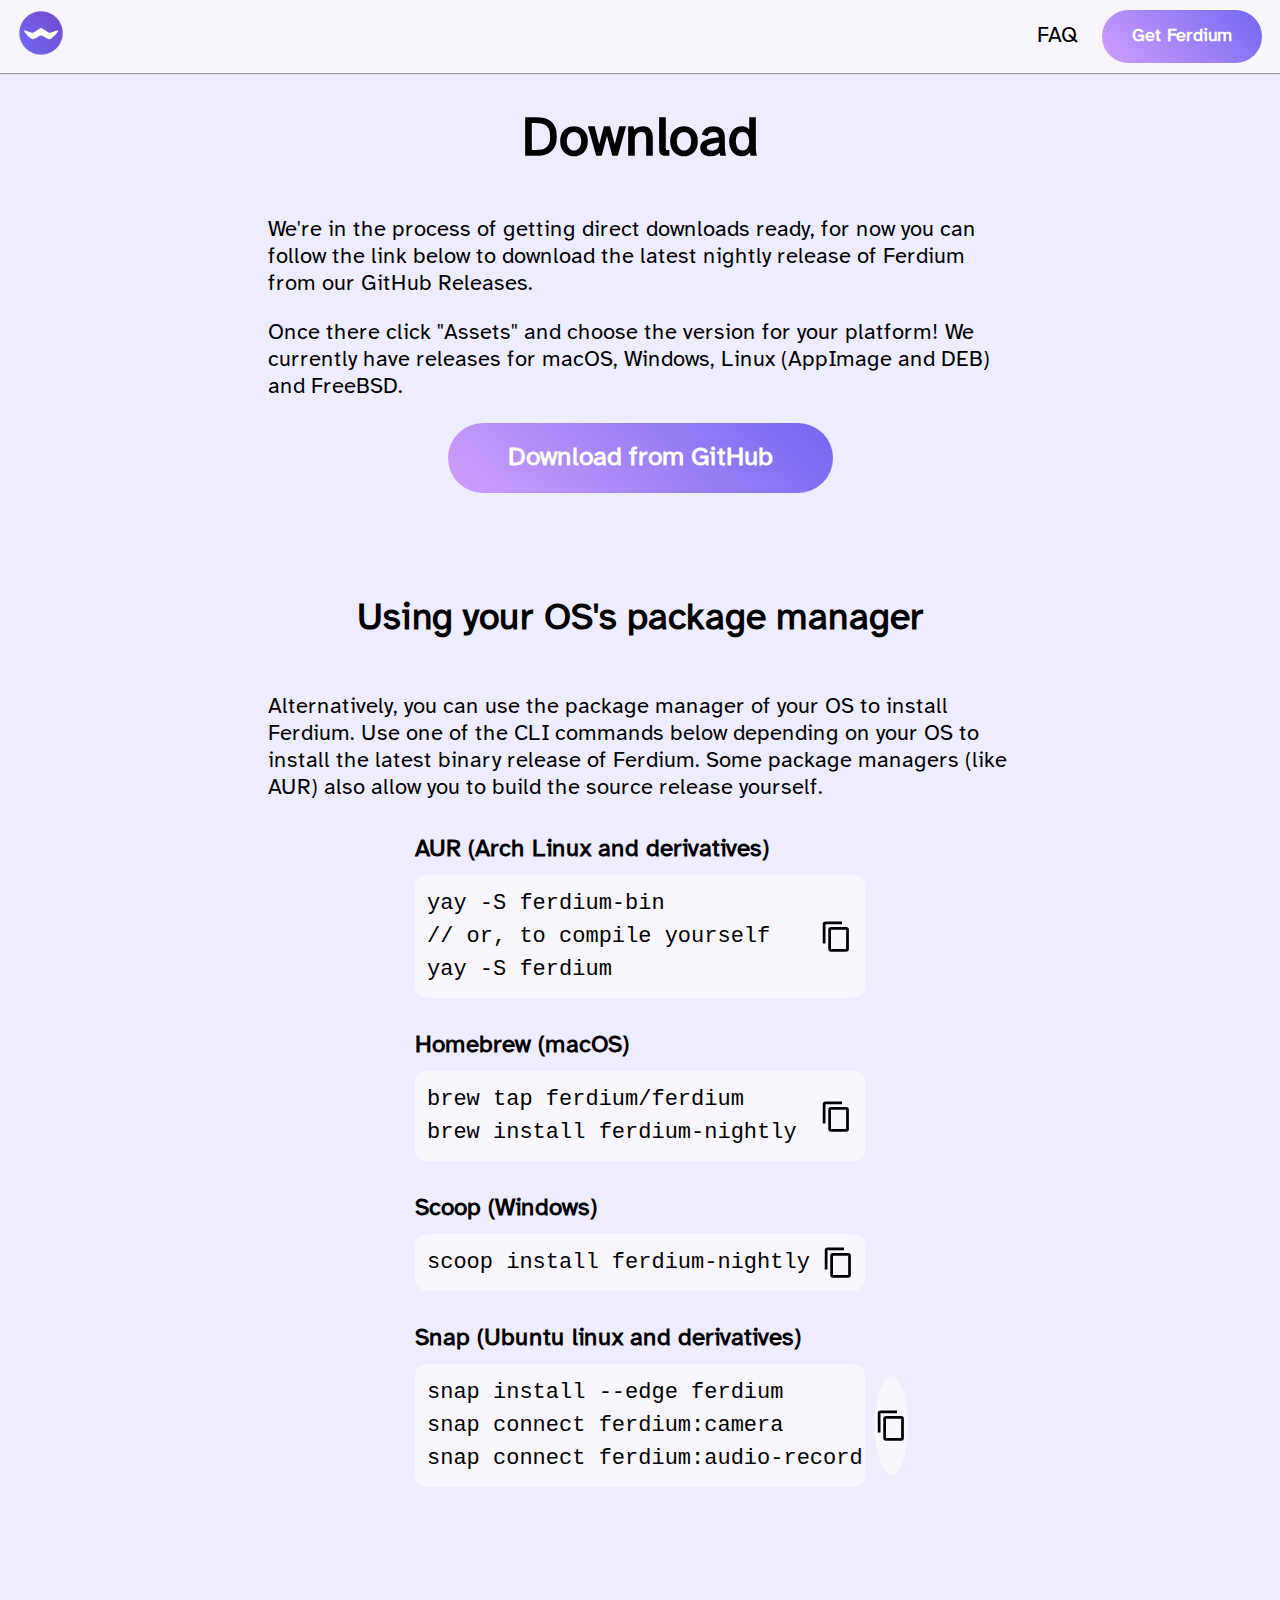
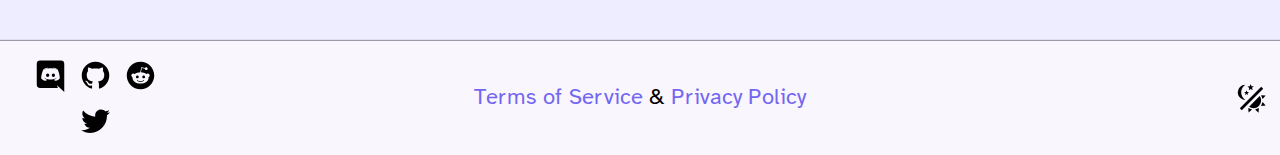
<file: download.html>
<!DOCTYPE html><html><head><meta name="viewport" content="width=device-width"/><meta charSet="utf-8"/><title>Ferdium | Download</title><meta name="description" content="Introducing a great productivity tool to keep all messanging, productivity, and online services in one place"/><meta name="next-head-count" content="4"/><link rel="preload" href="/_next/static/css/374f40fb42b7cc2e.css" as="style"/><link rel="stylesheet" href="/_next/static/css/374f40fb42b7cc2e.css" data-n-g=""/><link rel="preload" href="/_next/static/css/dad6276be40fbbd0.css" as="style"/><link rel="stylesheet" href="/_next/static/css/dad6276be40fbbd0.css" data-n-p=""/><noscript data-n-css=""></noscript><script defer="" nomodule="" src="/_next/static/chunks/polyfills-5cd94c89d3acac5f.js"></script><script src="/_next/static/chunks/webpack-69bfa6990bb9e155.js" defer=""></script><script src="/_next/static/chunks/framework-fc97f3f1282ce3ed.js" defer=""></script><script src="/_next/static/chunks/main-1452d81522d66bc9.js" defer=""></script><script src="/_next/static/chunks/pages/_app-734e6186b10cd950.js" defer=""></script><script src="/_next/static/chunks/b2e984c5-0b784b7dba96abb4.js" defer=""></script><script src="/_next/static/chunks/161-10cd737b9b960b92.js" defer=""></script><script src="/_next/static/chunks/pages/download-266f4752df2ca4d6.js" defer=""></script><script src="/_next/static/puCMo1ZIHrQr3g2WUOvqK/_buildManifest.js" defer=""></script><script src="/_next/static/puCMo1ZIHrQr3g2WUOvqK/_ssgManifest.js" defer=""></script><script src="/_next/static/puCMo1ZIHrQr3g2WUOvqK/_middlewareManifest.js" defer=""></script></head><body><div id="__next"><header id="Header_header__Kpax6"><nav id="Header_nav__SMZyC"><a aria-label="Home link" href="/"><div><span style="box-sizing:border-box;display:inline-block;overflow:hidden;width:initial;height:initial;background:none;opacity:1;border:0;margin:0;padding:0;position:relative;max-width:100%"><span style="box-sizing:border-box;display:block;width:initial;height:initial;background:none;opacity:1;border:0;margin:0;padding:0;max-width:100%"><img style="display:block;max-width:100%;width:initial;height:initial;background:none;opacity:1;border:0;margin:0;padding:0" alt="" aria-hidden="true" src="data:image/svg+xml,%3csvg%20xmlns=%27http://www.w3.org/2000/svg%27%20version=%271.1%27%20width=%2746%27%20height=%2746%27/%3e"/></span><img id="Header_logo__q5xpd" alt="" src="[data-uri]" decoding="async" data-nimg="intrinsic" style="position:absolute;top:0;left:0;bottom:0;right:0;box-sizing:border-box;padding:0;border:none;margin:auto;display:block;width:0;height:0;min-width:100%;max-width:100%;min-height:100%;max-height:100%"/><noscript><img id="Header_logo__q5xpd" alt="" srcSet="/_next/static/media/logo.9fc5c374.png 1x, /_next/static/media/logo.9fc5c374.png 2x" src="/_next/static/media/logo.9fc5c374.png" decoding="async" data-nimg="intrinsic" style="position:absolute;top:0;left:0;bottom:0;right:0;box-sizing:border-box;padding:0;border:none;margin:auto;display:block;width:0;height:0;min-width:100%;max-width:100%;min-height:100%;max-height:100%" loading="lazy"/></noscript></span></div></a><div class="Header_links__mnu_q"><a class="Link_neutral__h8btI" href="/faq">FAQ</a><a href="/download"><div class="Button_cta__miivv Button_large__Rfe70"><div>Get Ferdium</div></div></a></div></nav></header><main><section class="Section_section__BYVDj"><div style="flex-direction:column" class="Section_content___fVbw "><h1>Download</h1><div class="Download_copy__x0x2T"><p>We&#x27;re in the process of getting direct downloads ready, for now you can follow the link below to download the latest nightly release of Ferdium from our GitHub Releases.<!-- --> <!-- --></p><p>Once there click &quot;Assets&quot; and choose the version for your platform! We currently have releases for macOS, Windows, Linux (AppImage and DEB) and FreeBSD.</p></div><a href="https://github.com/ferdium/ferdium-app/releases/latest" target="_blank" rel="noreferrer noopener" class=""><button class="Button_cta__miivv Button_huge__E9Rvs"><div>Download from GitHub</div></button></a></div></section><section class="Section_section__BYVDj"><div style="flex-direction:column" class="Section_content___fVbw "><h2>Using your OS&#x27;s package manager</h2><p class="Download_copy__x0x2T">Alternatively, you can use the package manager of your OS to install Ferdium. Use one of the CLI commands below depending on your OS to install the latest binary release of Ferdium. Some package managers (like AUR) also allow you to build the source release yourself.</p><article style="width:450px;margin-bottom:1rem"><h3>AUR (Arch Linux and derivatives)</h3><div class="CodeBlock_codeblock__HQirC"><code class="CodeBlock_code__b_Dyd">yay -S ferdium-bin
// or, to compile yourself
yay -S ferdium</code><button class="Button_base__r2Zz5 Button_icon__CdeUa"><div><div style="display:flex;justify-content:center;align-content:center"><svg viewBox="0 0 24 24" style="margin:auto;width:1.5rem;height:1.5rem" role="presentation"><path d="M19,21H8V7H19M19,5H8A2,2 0 0,0 6,7V21A2,2 0 0,0 8,23H19A2,2 0 0,0 21,21V7A2,2 0 0,0 19,5M16,1H4A2,2 0 0,0 2,3V17H4V3H16V1Z" style="fill:currentColor"></path></svg></div></div></button></div></article><article style="width:450px;margin-bottom:1rem"><h3>Homebrew (macOS)</h3><div class="CodeBlock_codeblock__HQirC"><code class="CodeBlock_code__b_Dyd">brew tap ferdium/ferdium
brew install ferdium-nightly</code><button class="Button_base__r2Zz5 Button_icon__CdeUa"><div><div style="display:flex;justify-content:center;align-content:center"><svg viewBox="0 0 24 24" style="margin:auto;width:1.5rem;height:1.5rem" role="presentation"><path d="M19,21H8V7H19M19,5H8A2,2 0 0,0 6,7V21A2,2 0 0,0 8,23H19A2,2 0 0,0 21,21V7A2,2 0 0,0 19,5M16,1H4A2,2 0 0,0 2,3V17H4V3H16V1Z" style="fill:currentColor"></path></svg></div></div></button></div></article><article style="width:450px;margin-bottom:1rem"><h3>Scoop (Windows)</h3><div class="CodeBlock_codeblock__HQirC"><code class="CodeBlock_code__b_Dyd">scoop install ferdium-nightly</code><button class="Button_base__r2Zz5 Button_icon__CdeUa"><div><div style="display:flex;justify-content:center;align-content:center"><svg viewBox="0 0 24 24" style="margin:auto;width:1.5rem;height:1.5rem" role="presentation"><path d="M19,21H8V7H19M19,5H8A2,2 0 0,0 6,7V21A2,2 0 0,0 8,23H19A2,2 0 0,0 21,21V7A2,2 0 0,0 19,5M16,1H4A2,2 0 0,0 2,3V17H4V3H16V1Z" style="fill:currentColor"></path></svg></div></div></button></div></article><article style="width:450px;margin-bottom:1rem"><h3>Snap (Ubuntu linux and derivatives)</h3><div class="CodeBlock_codeblock__HQirC"><code class="CodeBlock_code__b_Dyd">snap install --edge ferdium
snap connect ferdium:camera
snap connect ferdium:audio-record</code><button class="Button_base__r2Zz5 Button_icon__CdeUa"><div><div style="display:flex;justify-content:center;align-content:center"><svg viewBox="0 0 24 24" style="margin:auto;width:1.5rem;height:1.5rem" role="presentation"><path d="M19,21H8V7H19M19,5H8A2,2 0 0,0 6,7V21A2,2 0 0,0 8,23H19A2,2 0 0,0 21,21V7A2,2 0 0,0 19,5M16,1H4A2,2 0 0,0 2,3V17H4V3H16V1Z" style="fill:currentColor"></path></svg></div></div></button></div></article></div></section></main><footer id="Footer_footer__Ksopt"><div class="Footer_links__W8RrQ"><div class="CommunityLinks_links__E6F4L"><a href="https://discord.gg/jVv4Qns8pP" target="_blank" rel="noreferrer noopener" aria-label="Discord link" class="ExternalLink_neutral__H3BU1"><div style="display:flex;justify-content:center;align-content:center"><svg viewBox="0 0 24 24" style="margin:auto;width:1.5rem;height:1.5rem" role="presentation"><path d="M22,24L16.75,19L17.38,21H4.5A2.5,2.5 0 0,1 2,18.5V3.5A2.5,2.5 0 0,1 4.5,1H19.5A2.5,2.5 0 0,1 22,3.5V24M12,6.8C9.32,6.8 7.44,7.95 7.44,7.95C8.47,7.03 10.27,6.5 10.27,6.5L10.1,6.33C8.41,6.36 6.88,7.53 6.88,7.53C5.16,11.12 5.27,14.22 5.27,14.22C6.67,16.03 8.75,15.9 8.75,15.9L9.46,15C8.21,14.73 7.42,13.62 7.42,13.62C7.42,13.62 9.3,14.9 12,14.9C14.7,14.9 16.58,13.62 16.58,13.62C16.58,13.62 15.79,14.73 14.54,15L15.25,15.9C15.25,15.9 17.33,16.03 18.73,14.22C18.73,14.22 18.84,11.12 17.12,7.53C17.12,7.53 15.59,6.36 13.9,6.33L13.73,6.5C13.73,6.5 15.53,7.03 16.56,7.95C16.56,7.95 14.68,6.8 12,6.8M9.93,10.59C10.58,10.59 11.11,11.16 11.1,11.86C11.1,12.55 10.58,13.13 9.93,13.13C9.29,13.13 8.77,12.55 8.77,11.86C8.77,11.16 9.28,10.59 9.93,10.59M14.1,10.59C14.75,10.59 15.27,11.16 15.27,11.86C15.27,12.55 14.75,13.13 14.1,13.13C13.46,13.13 12.94,12.55 12.94,11.86C12.94,11.16 13.45,10.59 14.1,10.59Z" style="fill:currentColor"></path></svg></div></a><a href="https://github.com/ferdium/ferdium-app" target="_blank" rel="noreferrer noopener" aria-label="GitHub link" class="ExternalLink_neutral__H3BU1"><div style="display:flex;justify-content:center;align-content:center"><svg viewBox="0 0 24 24" style="margin:auto;width:1.5rem;height:1.5rem" role="presentation"><path d="M12,2A10,10 0 0,0 2,12C2,16.42 4.87,20.17 8.84,21.5C9.34,21.58 9.5,21.27 9.5,21C9.5,20.77 9.5,20.14 9.5,19.31C6.73,19.91 6.14,17.97 6.14,17.97C5.68,16.81 5.03,16.5 5.03,16.5C4.12,15.88 5.1,15.9 5.1,15.9C6.1,15.97 6.63,16.93 6.63,16.93C7.5,18.45 8.97,18 9.54,17.76C9.63,17.11 9.89,16.67 10.17,16.42C7.95,16.17 5.62,15.31 5.62,11.5C5.62,10.39 6,9.5 6.65,8.79C6.55,8.54 6.2,7.5 6.75,6.15C6.75,6.15 7.59,5.88 9.5,7.17C10.29,6.95 11.15,6.84 12,6.84C12.85,6.84 13.71,6.95 14.5,7.17C16.41,5.88 17.25,6.15 17.25,6.15C17.8,7.5 17.45,8.54 17.35,8.79C18,9.5 18.38,10.39 18.38,11.5C18.38,15.32 16.04,16.16 13.81,16.41C14.17,16.72 14.5,17.33 14.5,18.26C14.5,19.6 14.5,20.68 14.5,21C14.5,21.27 14.66,21.59 15.17,21.5C19.14,20.16 22,16.42 22,12A10,10 0 0,0 12,2Z" style="fill:currentColor"></path></svg></div></a><a href="https://www.reddit.com/r/ferdium" target="_blank" rel="noreferrer noopener" aria-label="Reddit link" class="ExternalLink_neutral__H3BU1"><div style="display:flex;justify-content:center;align-content:center"><svg viewBox="0 0 24 24" style="margin:auto;width:1.5rem;height:1.5rem" role="presentation"><path d="M14.5 15.41C14.58 15.5 14.58 15.69 14.5 15.8C13.77 16.5 12.41 16.56 12 16.56C11.61 16.56 10.25 16.5 9.54 15.8C9.44 15.69 9.44 15.5 9.54 15.41C9.65 15.31 9.82 15.31 9.92 15.41C10.38 15.87 11.33 16 12 16C12.69 16 13.66 15.87 14.1 15.41C14.21 15.31 14.38 15.31 14.5 15.41M10.75 13.04C10.75 12.47 10.28 12 9.71 12C9.14 12 8.67 12.47 8.67 13.04C8.67 13.61 9.14 14.09 9.71 14.08C10.28 14.08 10.75 13.61 10.75 13.04M14.29 12C13.72 12 13.25 12.5 13.25 13.05S13.72 14.09 14.29 14.09C14.86 14.09 15.33 13.61 15.33 13.05C15.33 12.5 14.86 12 14.29 12M22 12C22 17.5 17.5 22 12 22S2 17.5 2 12C2 6.5 6.5 2 12 2S22 6.5 22 12M18.67 12C18.67 11.19 18 10.54 17.22 10.54C16.82 10.54 16.46 10.7 16.2 10.95C15.2 10.23 13.83 9.77 12.3 9.71L12.97 6.58L15.14 7.05C15.16 7.6 15.62 8.04 16.18 8.04C16.75 8.04 17.22 7.57 17.22 7C17.22 6.43 16.75 5.96 16.18 5.96C15.77 5.96 15.41 6.2 15.25 6.55L12.82 6.03C12.75 6 12.68 6.03 12.63 6.07C12.57 6.11 12.54 6.17 12.53 6.24L11.79 9.72C10.24 9.77 8.84 10.23 7.82 10.96C7.56 10.71 7.2 10.56 6.81 10.56C6 10.56 5.35 11.21 5.35 12C5.35 12.61 5.71 13.11 6.21 13.34C6.19 13.5 6.18 13.62 6.18 13.78C6.18 16 8.79 17.85 12 17.85C15.23 17.85 17.85 16.03 17.85 13.78C17.85 13.64 17.84 13.5 17.81 13.34C18.31 13.11 18.67 12.6 18.67 12Z" style="fill:currentColor"></path></svg></div></a><a href="https://twitter.com/ferdiumteam" target="_blank" rel="noreferrer noopener" aria-label="Twitter link" class="ExternalLink_neutral__H3BU1"><div style="display:flex;justify-content:center;align-content:center"><svg viewBox="0 0 24 24" style="margin:auto;width:1.5rem;height:1.5rem" role="presentation"><path d="M22.46,6C21.69,6.35 20.86,6.58 20,6.69C20.88,6.16 21.56,5.32 21.88,4.31C21.05,4.81 20.13,5.16 19.16,5.36C18.37,4.5 17.26,4 16,4C13.65,4 11.73,5.92 11.73,8.29C11.73,8.63 11.77,8.96 11.84,9.27C8.28,9.09 5.11,7.38 3,4.79C2.63,5.42 2.42,6.16 2.42,6.94C2.42,8.43 3.17,9.75 4.33,10.5C3.62,10.5 2.96,10.3 2.38,10C2.38,10 2.38,10 2.38,10.03C2.38,12.11 3.86,13.85 5.82,14.24C5.46,14.34 5.08,14.39 4.69,14.39C4.42,14.39 4.15,14.36 3.89,14.31C4.43,16 6,17.26 7.89,17.29C6.43,18.45 4.58,19.13 2.56,19.13C2.22,19.13 1.88,19.11 1.54,19.07C3.44,20.29 5.7,21 8.12,21C16,21 20.33,14.46 20.33,8.79C20.33,8.6 20.33,8.42 20.32,8.23C21.16,7.63 21.88,6.87 22.46,6Z" style="fill:currentColor"></path></svg></div></a></div></div><div class="Footer_legal__5lBiC"><a href="/terms-of-service">Terms of Service</a><div> &amp; </div><a href="/privacy-policy">Privacy Policy</a></div><div class="Footer_darkmode__tYgMA"><button class="Button_base__r2Zz5 Button_icon__CdeUa" aria-label="Switch theme"><div><div style="display:flex;justify-content:center;align-content:center"><svg viewBox="0 0 24 24" style="margin:auto;width:1.5rem;height:1.5rem" role="presentation"><path d="M7.5,2C5.71,3.15 4.5,5.18 4.5,7.5C4.5,9.82 5.71,11.85 7.53,13C4.46,13 2,10.54 2,7.5A5.5,5.5 0 0,1 7.5,2M19.07,3.5L20.5,4.93L4.93,20.5L3.5,19.07L19.07,3.5M12.89,5.93L11.41,5L9.97,6L10.39,4.3L9,3.24L10.75,3.12L11.33,1.47L12,3.1L13.73,3.13L12.38,4.26L12.89,5.93M9.59,9.54L8.43,8.81L7.31,9.59L7.65,8.27L6.56,7.44L7.92,7.35L8.37,6.06L8.88,7.33L10.24,7.36L9.19,8.23L9.59,9.54M19,13.5A5.5,5.5 0 0,1 13.5,19C12.28,19 11.15,18.6 10.24,17.93L17.93,10.24C18.6,11.15 19,12.28 19,13.5M14.6,20.08L17.37,18.93L17.13,22.28L14.6,20.08M18.93,17.38L20.08,14.61L22.28,17.15L18.93,17.38M20.08,12.42L18.94,9.64L22.28,9.88L20.08,12.42M9.63,18.93L12.4,20.08L9.87,22.27L9.63,18.93Z" style="fill:currentColor"></path></svg></div></div></button></div></footer></div><script id="__NEXT_DATA__" type="application/json">{"props":{"pageProps":{}},"page":"/download","query":{},"buildId":"puCMo1ZIHrQr3g2WUOvqK","nextExport":true,"autoExport":true,"isFallback":false,"scriptLoader":[]}</script></body></html>
</file>
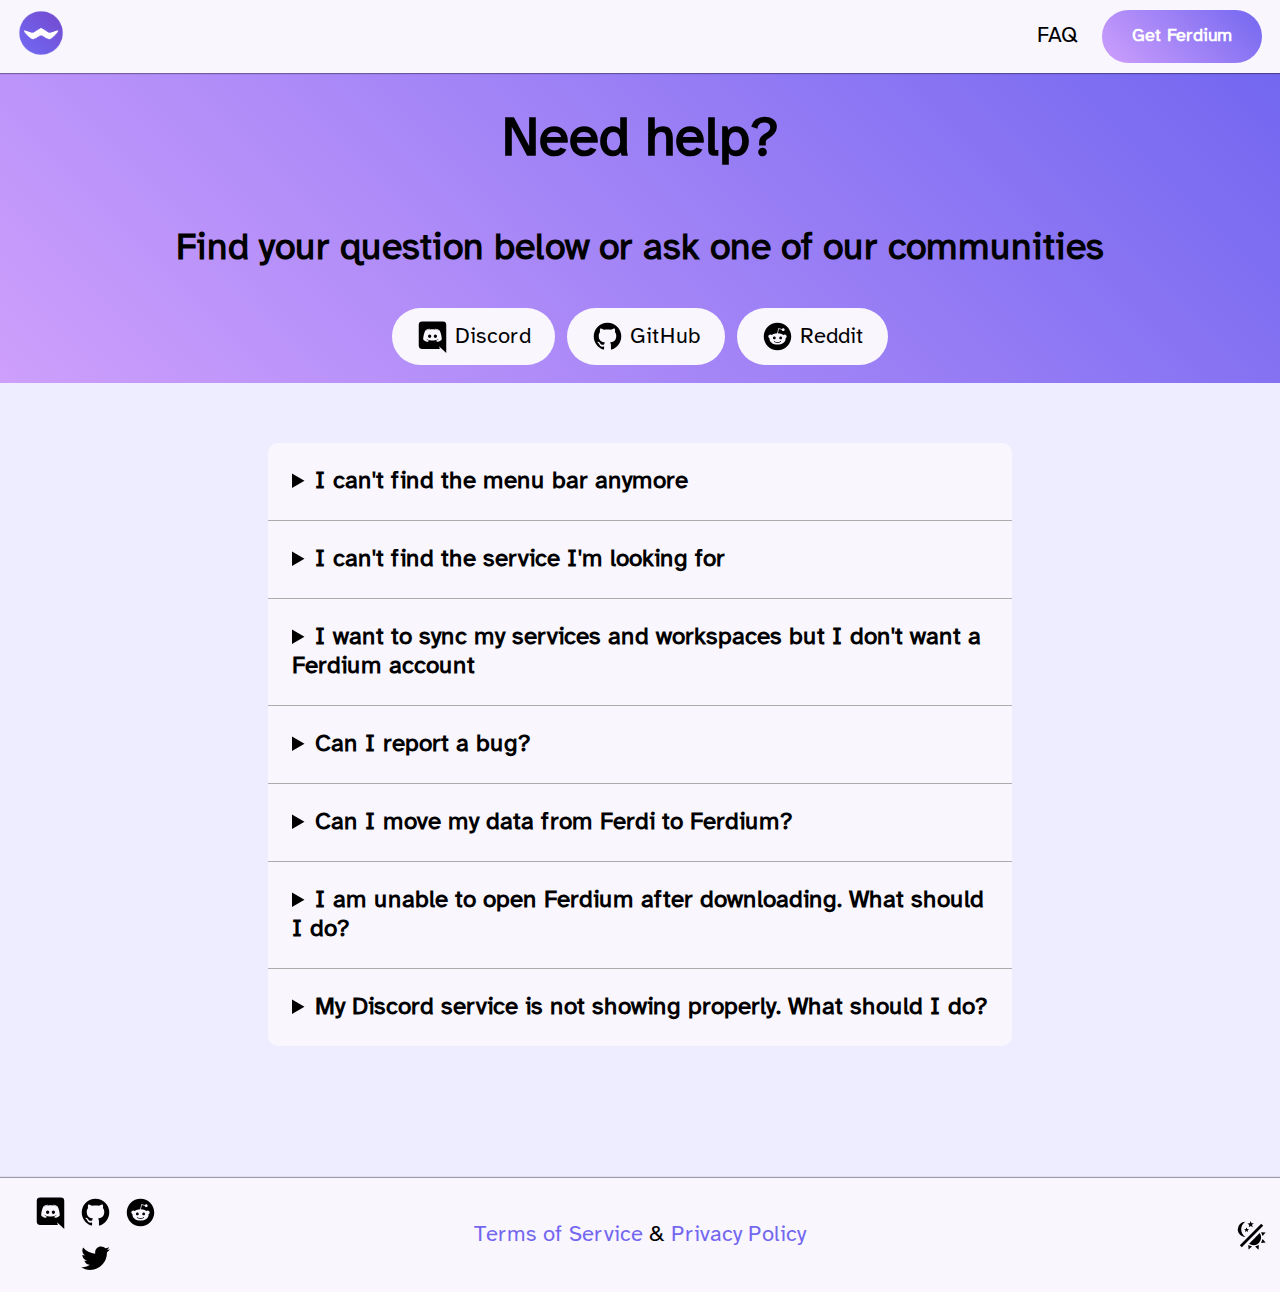
<file: faq.html>
<!DOCTYPE html><html><head><meta charSet="utf-8"/><meta name="viewport" content="width=device-width"/><meta name="next-head-count" content="2"/><link rel="preload" href="/_next/static/css/374f40fb42b7cc2e.css" as="style"/><link rel="stylesheet" href="/_next/static/css/374f40fb42b7cc2e.css" data-n-g=""/><link rel="preload" href="/_next/static/css/574dc3f3e1169203.css" as="style"/><link rel="stylesheet" href="/_next/static/css/574dc3f3e1169203.css" data-n-p=""/><noscript data-n-css=""></noscript><script defer="" nomodule="" src="/_next/static/chunks/polyfills-5cd94c89d3acac5f.js"></script><script src="/_next/static/chunks/webpack-69bfa6990bb9e155.js" defer=""></script><script src="/_next/static/chunks/framework-fc97f3f1282ce3ed.js" defer=""></script><script src="/_next/static/chunks/main-1452d81522d66bc9.js" defer=""></script><script src="/_next/static/chunks/pages/_app-734e6186b10cd950.js" defer=""></script><script src="/_next/static/chunks/b2e984c5-0b784b7dba96abb4.js" defer=""></script><script src="/_next/static/chunks/161-10cd737b9b960b92.js" defer=""></script><script src="/_next/static/chunks/pages/faq-b419df1b4bf2343a.js" defer=""></script><script src="/_next/static/puCMo1ZIHrQr3g2WUOvqK/_buildManifest.js" defer=""></script><script src="/_next/static/puCMo1ZIHrQr3g2WUOvqK/_ssgManifest.js" defer=""></script><script src="/_next/static/puCMo1ZIHrQr3g2WUOvqK/_middlewareManifest.js" defer=""></script></head><body><div id="__next"><header id="Header_header__Kpax6"><nav id="Header_nav__SMZyC"><a aria-label="Home link" href="/"><div><span style="box-sizing:border-box;display:inline-block;overflow:hidden;width:initial;height:initial;background:none;opacity:1;border:0;margin:0;padding:0;position:relative;max-width:100%"><span style="box-sizing:border-box;display:block;width:initial;height:initial;background:none;opacity:1;border:0;margin:0;padding:0;max-width:100%"><img style="display:block;max-width:100%;width:initial;height:initial;background:none;opacity:1;border:0;margin:0;padding:0" alt="" aria-hidden="true" src="data:image/svg+xml,%3csvg%20xmlns=%27http://www.w3.org/2000/svg%27%20version=%271.1%27%20width=%2746%27%20height=%2746%27/%3e"/></span><img id="Header_logo__q5xpd" alt="" src="[data-uri]" decoding="async" data-nimg="intrinsic" style="position:absolute;top:0;left:0;bottom:0;right:0;box-sizing:border-box;padding:0;border:none;margin:auto;display:block;width:0;height:0;min-width:100%;max-width:100%;min-height:100%;max-height:100%"/><noscript><img id="Header_logo__q5xpd" alt="" srcSet="/_next/static/media/logo.9fc5c374.png 1x, /_next/static/media/logo.9fc5c374.png 2x" src="/_next/static/media/logo.9fc5c374.png" decoding="async" data-nimg="intrinsic" style="position:absolute;top:0;left:0;bottom:0;right:0;box-sizing:border-box;padding:0;border:none;margin:auto;display:block;width:0;height:0;min-width:100%;max-width:100%;min-height:100%;max-height:100%" loading="lazy"/></noscript></span></div></a><div class="Header_links__mnu_q"><a class="Link_neutral__h8btI" href="/faq">FAQ</a><a href="/download"><div class="Button_cta__miivv Button_large__Rfe70"><div>Get Ferdium</div></div></a></div></nav></header><main><section class="Section_section__BYVDj"><div class="Section_brand__1PtA1"></div><div style="flex-direction:column" class="Section_content___fVbw  Section_wide__MZgDs"><h1>Need help?</h1><h2>Find your question below or ask one of our communities</h2><div class="CommunityLinks_links__E6F4L"><a href="https://discord.gg/jVv4Qns8pP" target="_blank" rel="noreferrer noopener" class="ExternalLink_neutral__H3BU1"><div class="Button_base__r2Zz5"><div class="Button_prefix__XgS2V"><div style="display:flex;justify-content:center;align-content:center"><svg viewBox="0 0 24 24" style="margin:auto;width:1.5rem;height:1.5rem" role="presentation"><path d="M22,24L16.75,19L17.38,21H4.5A2.5,2.5 0 0,1 2,18.5V3.5A2.5,2.5 0 0,1 4.5,1H19.5A2.5,2.5 0 0,1 22,3.5V24M12,6.8C9.32,6.8 7.44,7.95 7.44,7.95C8.47,7.03 10.27,6.5 10.27,6.5L10.1,6.33C8.41,6.36 6.88,7.53 6.88,7.53C5.16,11.12 5.27,14.22 5.27,14.22C6.67,16.03 8.75,15.9 8.75,15.9L9.46,15C8.21,14.73 7.42,13.62 7.42,13.62C7.42,13.62 9.3,14.9 12,14.9C14.7,14.9 16.58,13.62 16.58,13.62C16.58,13.62 15.79,14.73 14.54,15L15.25,15.9C15.25,15.9 17.33,16.03 18.73,14.22C18.73,14.22 18.84,11.12 17.12,7.53C17.12,7.53 15.59,6.36 13.9,6.33L13.73,6.5C13.73,6.5 15.53,7.03 16.56,7.95C16.56,7.95 14.68,6.8 12,6.8M9.93,10.59C10.58,10.59 11.11,11.16 11.1,11.86C11.1,12.55 10.58,13.13 9.93,13.13C9.29,13.13 8.77,12.55 8.77,11.86C8.77,11.16 9.28,10.59 9.93,10.59M14.1,10.59C14.75,10.59 15.27,11.16 15.27,11.86C15.27,12.55 14.75,13.13 14.1,13.13C13.46,13.13 12.94,12.55 12.94,11.86C12.94,11.16 13.45,10.59 14.1,10.59Z" style="fill:currentColor"></path></svg></div></div><div>Discord</div></div></a><a href="https://github.com/ferdium/ferdium-app" target="_blank" rel="noreferrer noopener" class="ExternalLink_neutral__H3BU1"><div class="Button_base__r2Zz5"><div class="Button_prefix__XgS2V"><div style="display:flex;justify-content:center;align-content:center"><svg viewBox="0 0 24 24" style="margin:auto;width:1.5rem;height:1.5rem" role="presentation"><path d="M12,2A10,10 0 0,0 2,12C2,16.42 4.87,20.17 8.84,21.5C9.34,21.58 9.5,21.27 9.5,21C9.5,20.77 9.5,20.14 9.5,19.31C6.73,19.91 6.14,17.97 6.14,17.97C5.68,16.81 5.03,16.5 5.03,16.5C4.12,15.88 5.1,15.9 5.1,15.9C6.1,15.97 6.63,16.93 6.63,16.93C7.5,18.45 8.97,18 9.54,17.76C9.63,17.11 9.89,16.67 10.17,16.42C7.95,16.17 5.62,15.31 5.62,11.5C5.62,10.39 6,9.5 6.65,8.79C6.55,8.54 6.2,7.5 6.75,6.15C6.75,6.15 7.59,5.88 9.5,7.17C10.29,6.95 11.15,6.84 12,6.84C12.85,6.84 13.71,6.95 14.5,7.17C16.41,5.88 17.25,6.15 17.25,6.15C17.8,7.5 17.45,8.54 17.35,8.79C18,9.5 18.38,10.39 18.38,11.5C18.38,15.32 16.04,16.16 13.81,16.41C14.17,16.72 14.5,17.33 14.5,18.26C14.5,19.6 14.5,20.68 14.5,21C14.5,21.27 14.66,21.59 15.17,21.5C19.14,20.16 22,16.42 22,12A10,10 0 0,0 12,2Z" style="fill:currentColor"></path></svg></div></div><div>GitHub</div></div></a><a href="https://www.reddit.com/r/ferdium" target="_blank" rel="noreferrer noopener" class="ExternalLink_neutral__H3BU1"><div class="Button_base__r2Zz5"><div class="Button_prefix__XgS2V"><div style="display:flex;justify-content:center;align-content:center"><svg viewBox="0 0 24 24" style="margin:auto;width:1.5rem;height:1.5rem" role="presentation"><path d="M14.5 15.41C14.58 15.5 14.58 15.69 14.5 15.8C13.77 16.5 12.41 16.56 12 16.56C11.61 16.56 10.25 16.5 9.54 15.8C9.44 15.69 9.44 15.5 9.54 15.41C9.65 15.31 9.82 15.31 9.92 15.41C10.38 15.87 11.33 16 12 16C12.69 16 13.66 15.87 14.1 15.41C14.21 15.31 14.38 15.31 14.5 15.41M10.75 13.04C10.75 12.47 10.28 12 9.71 12C9.14 12 8.67 12.47 8.67 13.04C8.67 13.61 9.14 14.09 9.71 14.08C10.28 14.08 10.75 13.61 10.75 13.04M14.29 12C13.72 12 13.25 12.5 13.25 13.05S13.72 14.09 14.29 14.09C14.86 14.09 15.33 13.61 15.33 13.05C15.33 12.5 14.86 12 14.29 12M22 12C22 17.5 17.5 22 12 22S2 17.5 2 12C2 6.5 6.5 2 12 2S22 6.5 22 12M18.67 12C18.67 11.19 18 10.54 17.22 10.54C16.82 10.54 16.46 10.7 16.2 10.95C15.2 10.23 13.83 9.77 12.3 9.71L12.97 6.58L15.14 7.05C15.16 7.6 15.62 8.04 16.18 8.04C16.75 8.04 17.22 7.57 17.22 7C17.22 6.43 16.75 5.96 16.18 5.96C15.77 5.96 15.41 6.2 15.25 6.55L12.82 6.03C12.75 6 12.68 6.03 12.63 6.07C12.57 6.11 12.54 6.17 12.53 6.24L11.79 9.72C10.24 9.77 8.84 10.23 7.82 10.96C7.56 10.71 7.2 10.56 6.81 10.56C6 10.56 5.35 11.21 5.35 12C5.35 12.61 5.71 13.11 6.21 13.34C6.19 13.5 6.18 13.62 6.18 13.78C6.18 16 8.79 17.85 12 17.85C15.23 17.85 17.85 16.03 17.85 13.78C17.85 13.64 17.84 13.5 17.81 13.34C18.31 13.11 18.67 12.6 18.67 12Z" style="fill:currentColor"></path></svg></div></div><div>Reddit</div></div></a></div></div></section><section class="Section_section__BYVDj"><div style="flex-direction:column" class="Section_content___fVbw "><details class="FAQEntry_entry__EYhkE"><summary><h3 style="display:inline">I can&#x27;t find the menu bar anymore</h3></summary><article>Not seeing the menu bar (File, Edit, View, Etc.) might mean that it is hidden, and it can be found by pressing &quot;Alt&quot;.<!-- --><br/>If you want to prevent it from auto-hiding again, un-tick the option:<!-- --><br/> &quot;View &gt; auto-hide menu bar&quot;<!-- --></article></details><details class="FAQEntry_entry__EYhkE"><summary><h3 style="display:inline">I can&#x27;t find the service I&#x27;m looking for</h3></summary><article>The &quot;Custom Website&quot; service allows you to add your own website and with the icon of your choosing!<!-- --><br/><br/>If you want to help the and add your service to the official Ferdium services, you can do so by contributing to<!-- --> <!-- --><a href="https://github.com/ferdium/ferdium-recipes" target="_blank" rel="noreferrer noopener" class="">Ferdium Recipes.</a></article></details><details class="FAQEntry_entry__EYhkE"><summary><h3 style="display:inline">I want to sync my services and workspaces but I don&#x27;t want a Ferdium account</h3></summary><article>You can host your own server with<!-- --> <!-- --><a href="https://github.com/ferdium/ferdium-server" target="_blank" rel="noreferrer noopener" class="">Ferdium Server,</a> <!-- -->which allows you to create your own account.<!-- --></article></details><details class="FAQEntry_entry__EYhkE"><summary><h3 style="display:inline">Can I report a bug?</h3></summary><article>Yes!<!-- --><br/><br/>First, see if your problem has already been reported by searching for it in our Issue Tracker.<!-- --><br/>If you can&#x27;t find it, report it below!<!-- --><br/><br/><table class="Table_table__7K1GM"><thead class="Table_thead__8i891"><tr><th class="Table_th__FezXe">Ferdium Client</th><th class="Table_th__FezXe">Ferdium Server</th></tr></thead><tbody><tr><td class="Table_td__bCYKn"><a href="https://github.com/ferdium/ferdium-app/issues" target="_blank" rel="noreferrer noopener" class="">Issue Tracker</a></td><td class="Table_td__bCYKn"><a href="https://github.com/ferdium/ferdium-server/issues" target="_blank" rel="noreferrer noopener" class="">Issue Tracker</a></td></tr><tr><td class="Table_td__bCYKn"><a href="https://github.com/ferdium/ferdium-app/issues/new/choose" target="_blank" rel="noreferrer noopener" class="">Report</a></td><td class="Table_td__bCYKn"><a href="https://github.com/ferdium/ferdium-server/issues/new" target="_blank" rel="noreferrer noopener" class="">Report</a></td></tr></tbody></table></article></details><details class="FAQEntry_entry__EYhkE"><summary><h3 style="display:inline">Can I move my data from Ferdi to Ferdium?</h3></summary><article>Yes you can! Follow<!-- --> <!-- --><a href="https://github.com/ferdium/ferdi/blob/main/MIGRATION.md" target="_blank" rel="noreferrer noopener" class="">this</a> <!-- -->guide.<!-- --></article></details><details class="FAQEntry_entry__EYhkE"><summary><h3 style="display:inline">I am unable to open Ferdium after downloading. What should I do?</h3></summary><article>This is because the releases aren&#x27;t yet signed. We are still working on getting an Apple developer license and a certificate for Windows.<!-- --><br/>Meanwhile, you could check out these sections for<!-- --> <!-- --><a href="https://github.com/ferdium/ferdium-app#unsigned-nightlies-on-macos" target="_blank" rel="noreferrer noopener" class="">MacOS</a> <!-- -->and<!-- --> <!-- --><a href="https://github.com/ferdium/ferdium-app#unsigned-nightlies-on-windows" target="_blank" rel="noreferrer noopener" class="">Windows</a> <!-- -->in README.md to work around it.<!-- --></article></details><details class="FAQEntry_entry__EYhkE"><summary><h3 style="display:inline">My Discord service is not showing properly. What should I do?</h3></summary><article>This is because of the User Agent within the service. Discord thinks you are on a mobile site instead of a desktop site.<!-- --><br/>It can be solved by right-clicking on the discord service that you are using from the sidebar and choosing edit. Scroll down and update the User Agent. A full list of User Agents can be found<!-- --> <!-- --><a href="https://developers.whatismybrowser.com/useragents/explore/" target="_blank" rel="noreferrer noopener" class="">here.</a> <!-- --></article></details></div></section></main><footer id="Footer_footer__Ksopt"><div class="Footer_links__W8RrQ"><div class="CommunityLinks_links__E6F4L"><a href="https://discord.gg/jVv4Qns8pP" target="_blank" rel="noreferrer noopener" aria-label="Discord link" class="ExternalLink_neutral__H3BU1"><div style="display:flex;justify-content:center;align-content:center"><svg viewBox="0 0 24 24" style="margin:auto;width:1.5rem;height:1.5rem" role="presentation"><path d="M22,24L16.75,19L17.38,21H4.5A2.5,2.5 0 0,1 2,18.5V3.5A2.5,2.5 0 0,1 4.5,1H19.5A2.5,2.5 0 0,1 22,3.5V24M12,6.8C9.32,6.8 7.44,7.95 7.44,7.95C8.47,7.03 10.27,6.5 10.27,6.5L10.1,6.33C8.41,6.36 6.88,7.53 6.88,7.53C5.16,11.12 5.27,14.22 5.27,14.22C6.67,16.03 8.75,15.9 8.75,15.9L9.46,15C8.21,14.73 7.42,13.62 7.42,13.62C7.42,13.62 9.3,14.9 12,14.9C14.7,14.9 16.58,13.62 16.58,13.62C16.58,13.62 15.79,14.73 14.54,15L15.25,15.9C15.25,15.9 17.33,16.03 18.73,14.22C18.73,14.22 18.84,11.12 17.12,7.53C17.12,7.53 15.59,6.36 13.9,6.33L13.73,6.5C13.73,6.5 15.53,7.03 16.56,7.95C16.56,7.95 14.68,6.8 12,6.8M9.93,10.59C10.58,10.59 11.11,11.16 11.1,11.86C11.1,12.55 10.58,13.13 9.93,13.13C9.29,13.13 8.77,12.55 8.77,11.86C8.77,11.16 9.28,10.59 9.93,10.59M14.1,10.59C14.75,10.59 15.27,11.16 15.27,11.86C15.27,12.55 14.75,13.13 14.1,13.13C13.46,13.13 12.94,12.55 12.94,11.86C12.94,11.16 13.45,10.59 14.1,10.59Z" style="fill:currentColor"></path></svg></div></a><a href="https://github.com/ferdium/ferdium-app" target="_blank" rel="noreferrer noopener" aria-label="GitHub link" class="ExternalLink_neutral__H3BU1"><div style="display:flex;justify-content:center;align-content:center"><svg viewBox="0 0 24 24" style="margin:auto;width:1.5rem;height:1.5rem" role="presentation"><path d="M12,2A10,10 0 0,0 2,12C2,16.42 4.87,20.17 8.84,21.5C9.34,21.58 9.5,21.27 9.5,21C9.5,20.77 9.5,20.14 9.5,19.31C6.73,19.91 6.14,17.97 6.14,17.97C5.68,16.81 5.03,16.5 5.03,16.5C4.12,15.88 5.1,15.9 5.1,15.9C6.1,15.97 6.63,16.93 6.63,16.93C7.5,18.45 8.97,18 9.54,17.76C9.63,17.11 9.89,16.67 10.17,16.42C7.95,16.17 5.62,15.31 5.62,11.5C5.62,10.39 6,9.5 6.65,8.79C6.55,8.54 6.2,7.5 6.75,6.15C6.75,6.15 7.59,5.88 9.5,7.17C10.29,6.95 11.15,6.84 12,6.84C12.85,6.84 13.71,6.95 14.5,7.17C16.41,5.88 17.25,6.15 17.25,6.15C17.8,7.5 17.45,8.54 17.35,8.79C18,9.5 18.38,10.39 18.38,11.5C18.38,15.32 16.04,16.16 13.81,16.41C14.17,16.72 14.5,17.33 14.5,18.26C14.5,19.6 14.5,20.68 14.5,21C14.5,21.27 14.66,21.59 15.17,21.5C19.14,20.16 22,16.42 22,12A10,10 0 0,0 12,2Z" style="fill:currentColor"></path></svg></div></a><a href="https://www.reddit.com/r/ferdium" target="_blank" rel="noreferrer noopener" aria-label="Reddit link" class="ExternalLink_neutral__H3BU1"><div style="display:flex;justify-content:center;align-content:center"><svg viewBox="0 0 24 24" style="margin:auto;width:1.5rem;height:1.5rem" role="presentation"><path d="M14.5 15.41C14.58 15.5 14.58 15.69 14.5 15.8C13.77 16.5 12.41 16.56 12 16.56C11.61 16.56 10.25 16.5 9.54 15.8C9.44 15.69 9.44 15.5 9.54 15.41C9.65 15.31 9.82 15.31 9.92 15.41C10.38 15.87 11.33 16 12 16C12.69 16 13.66 15.87 14.1 15.41C14.21 15.31 14.38 15.31 14.5 15.41M10.75 13.04C10.75 12.47 10.28 12 9.71 12C9.14 12 8.67 12.47 8.67 13.04C8.67 13.61 9.14 14.09 9.71 14.08C10.28 14.08 10.75 13.61 10.75 13.04M14.29 12C13.72 12 13.25 12.5 13.25 13.05S13.72 14.09 14.29 14.09C14.86 14.09 15.33 13.61 15.33 13.05C15.33 12.5 14.86 12 14.29 12M22 12C22 17.5 17.5 22 12 22S2 17.5 2 12C2 6.5 6.5 2 12 2S22 6.5 22 12M18.67 12C18.67 11.19 18 10.54 17.22 10.54C16.82 10.54 16.46 10.7 16.2 10.95C15.2 10.23 13.83 9.77 12.3 9.71L12.97 6.58L15.14 7.05C15.16 7.6 15.62 8.04 16.18 8.04C16.75 8.04 17.22 7.57 17.22 7C17.22 6.43 16.75 5.96 16.18 5.96C15.77 5.96 15.41 6.2 15.25 6.55L12.82 6.03C12.75 6 12.68 6.03 12.63 6.07C12.57 6.11 12.54 6.17 12.53 6.24L11.79 9.72C10.24 9.77 8.84 10.23 7.82 10.96C7.56 10.71 7.2 10.56 6.81 10.56C6 10.56 5.35 11.21 5.35 12C5.35 12.61 5.71 13.11 6.21 13.34C6.19 13.5 6.18 13.62 6.18 13.78C6.18 16 8.79 17.85 12 17.85C15.23 17.85 17.85 16.03 17.85 13.78C17.85 13.64 17.84 13.5 17.81 13.34C18.31 13.11 18.67 12.6 18.67 12Z" style="fill:currentColor"></path></svg></div></a><a href="https://twitter.com/ferdiumteam" target="_blank" rel="noreferrer noopener" aria-label="Twitter link" class="ExternalLink_neutral__H3BU1"><div style="display:flex;justify-content:center;align-content:center"><svg viewBox="0 0 24 24" style="margin:auto;width:1.5rem;height:1.5rem" role="presentation"><path d="M22.46,6C21.69,6.35 20.86,6.58 20,6.69C20.88,6.16 21.56,5.32 21.88,4.31C21.05,4.81 20.13,5.16 19.16,5.36C18.37,4.5 17.26,4 16,4C13.65,4 11.73,5.92 11.73,8.29C11.73,8.63 11.77,8.96 11.84,9.27C8.28,9.09 5.11,7.38 3,4.79C2.63,5.42 2.42,6.16 2.42,6.94C2.42,8.43 3.17,9.75 4.33,10.5C3.62,10.5 2.96,10.3 2.38,10C2.38,10 2.38,10 2.38,10.03C2.38,12.11 3.86,13.85 5.82,14.24C5.46,14.34 5.08,14.39 4.69,14.39C4.42,14.39 4.15,14.36 3.89,14.31C4.43,16 6,17.26 7.89,17.29C6.43,18.45 4.58,19.13 2.56,19.13C2.22,19.13 1.88,19.11 1.54,19.07C3.44,20.29 5.7,21 8.12,21C16,21 20.33,14.46 20.33,8.79C20.33,8.6 20.33,8.42 20.32,8.23C21.16,7.63 21.88,6.87 22.46,6Z" style="fill:currentColor"></path></svg></div></a></div></div><div class="Footer_legal__5lBiC"><a href="/terms-of-service">Terms of Service</a><div> &amp; </div><a href="/privacy-policy">Privacy Policy</a></div><div class="Footer_darkmode__tYgMA"><button class="Button_base__r2Zz5 Button_icon__CdeUa" aria-label="Switch theme"><div><div style="display:flex;justify-content:center;align-content:center"><svg viewBox="0 0 24 24" style="margin:auto;width:1.5rem;height:1.5rem" role="presentation"><path d="M7.5,2C5.71,3.15 4.5,5.18 4.5,7.5C4.5,9.82 5.71,11.85 7.53,13C4.46,13 2,10.54 2,7.5A5.5,5.5 0 0,1 7.5,2M19.07,3.5L20.5,4.93L4.93,20.5L3.5,19.07L19.07,3.5M12.89,5.93L11.41,5L9.97,6L10.39,4.3L9,3.24L10.75,3.12L11.33,1.47L12,3.1L13.73,3.13L12.38,4.26L12.89,5.93M9.59,9.54L8.43,8.81L7.31,9.59L7.65,8.27L6.56,7.44L7.92,7.35L8.37,6.06L8.88,7.33L10.24,7.36L9.19,8.23L9.59,9.54M19,13.5A5.5,5.5 0 0,1 13.5,19C12.28,19 11.15,18.6 10.24,17.93L17.93,10.24C18.6,11.15 19,12.28 19,13.5M14.6,20.08L17.37,18.93L17.13,22.28L14.6,20.08M18.93,17.38L20.08,14.61L22.28,17.15L18.93,17.38M20.08,12.42L18.94,9.64L22.28,9.88L20.08,12.42M9.63,18.93L12.4,20.08L9.87,22.27L9.63,18.93Z" style="fill:currentColor"></path></svg></div></div></button></div></footer></div><script id="__NEXT_DATA__" type="application/json">{"props":{"pageProps":{}},"page":"/faq","query":{},"buildId":"puCMo1ZIHrQr3g2WUOvqK","nextExport":true,"autoExport":true,"isFallback":false,"scriptLoader":[]}</script></body></html>
</file>
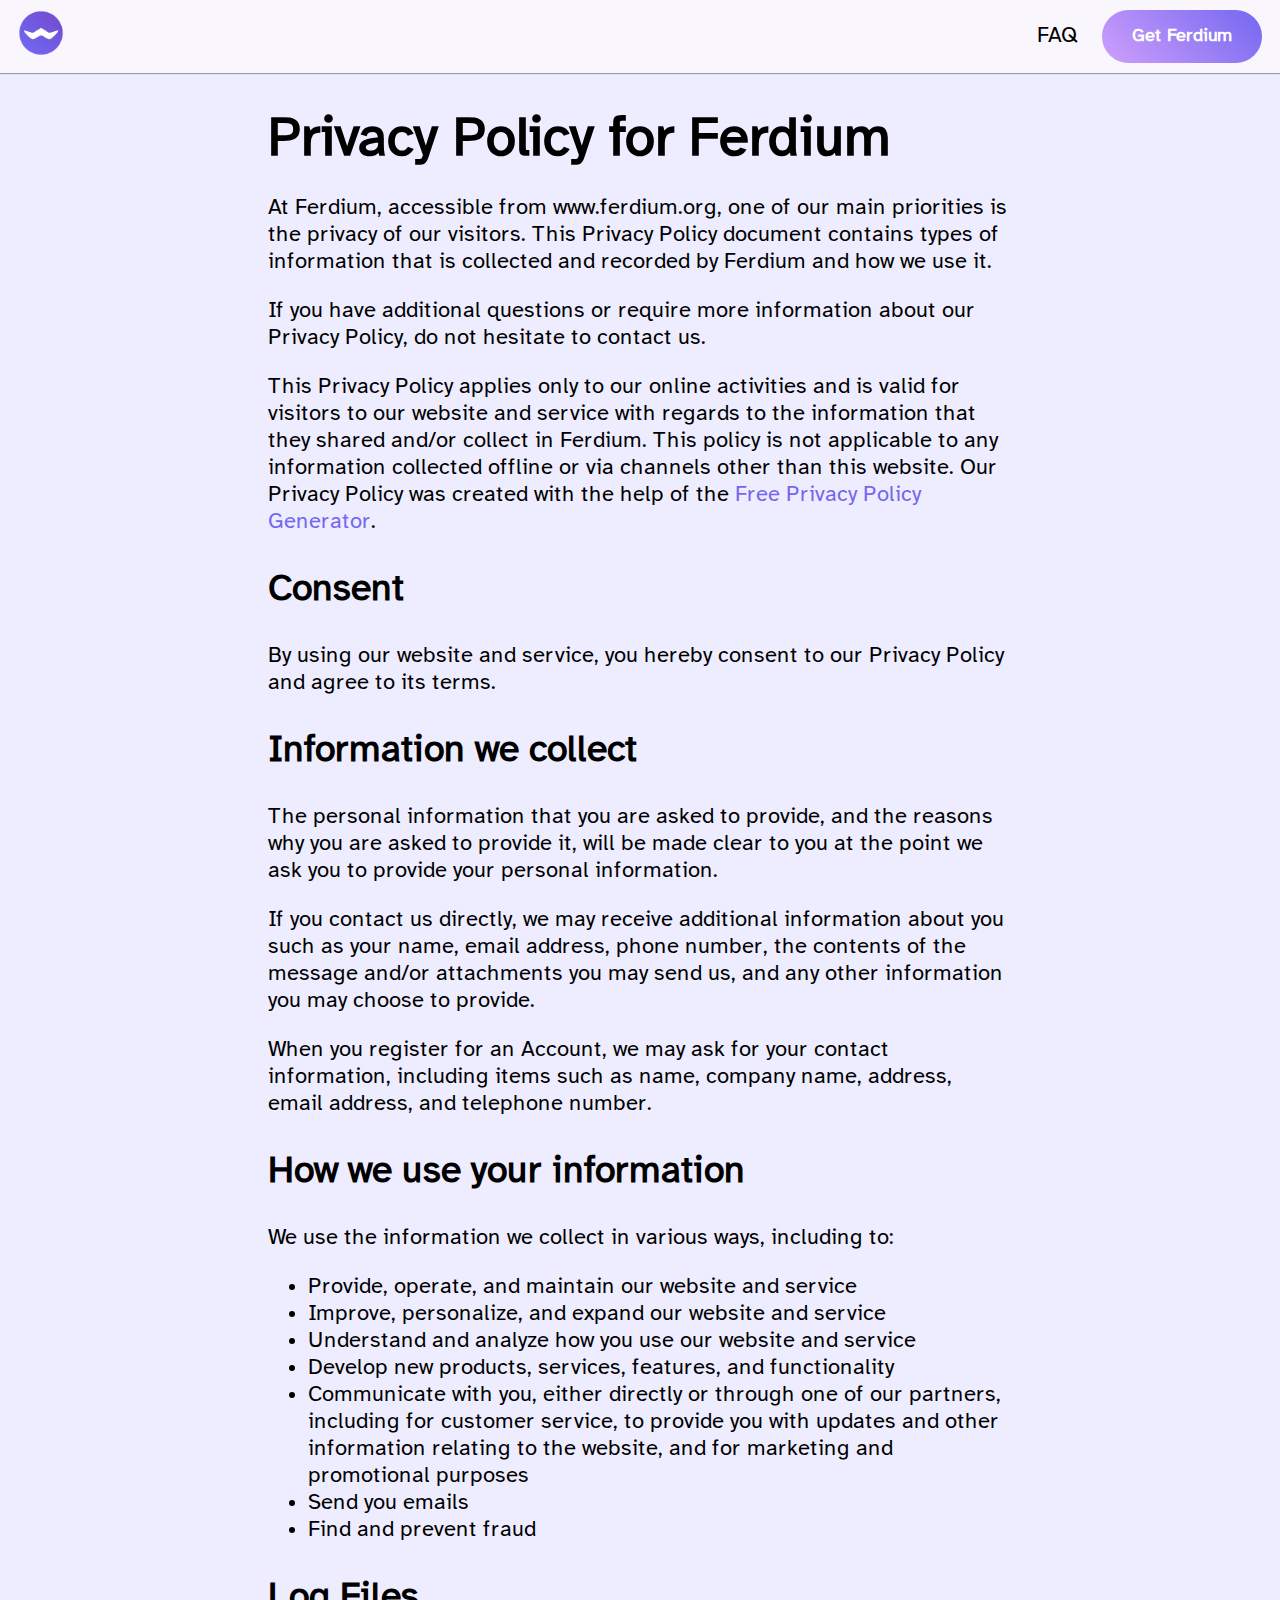
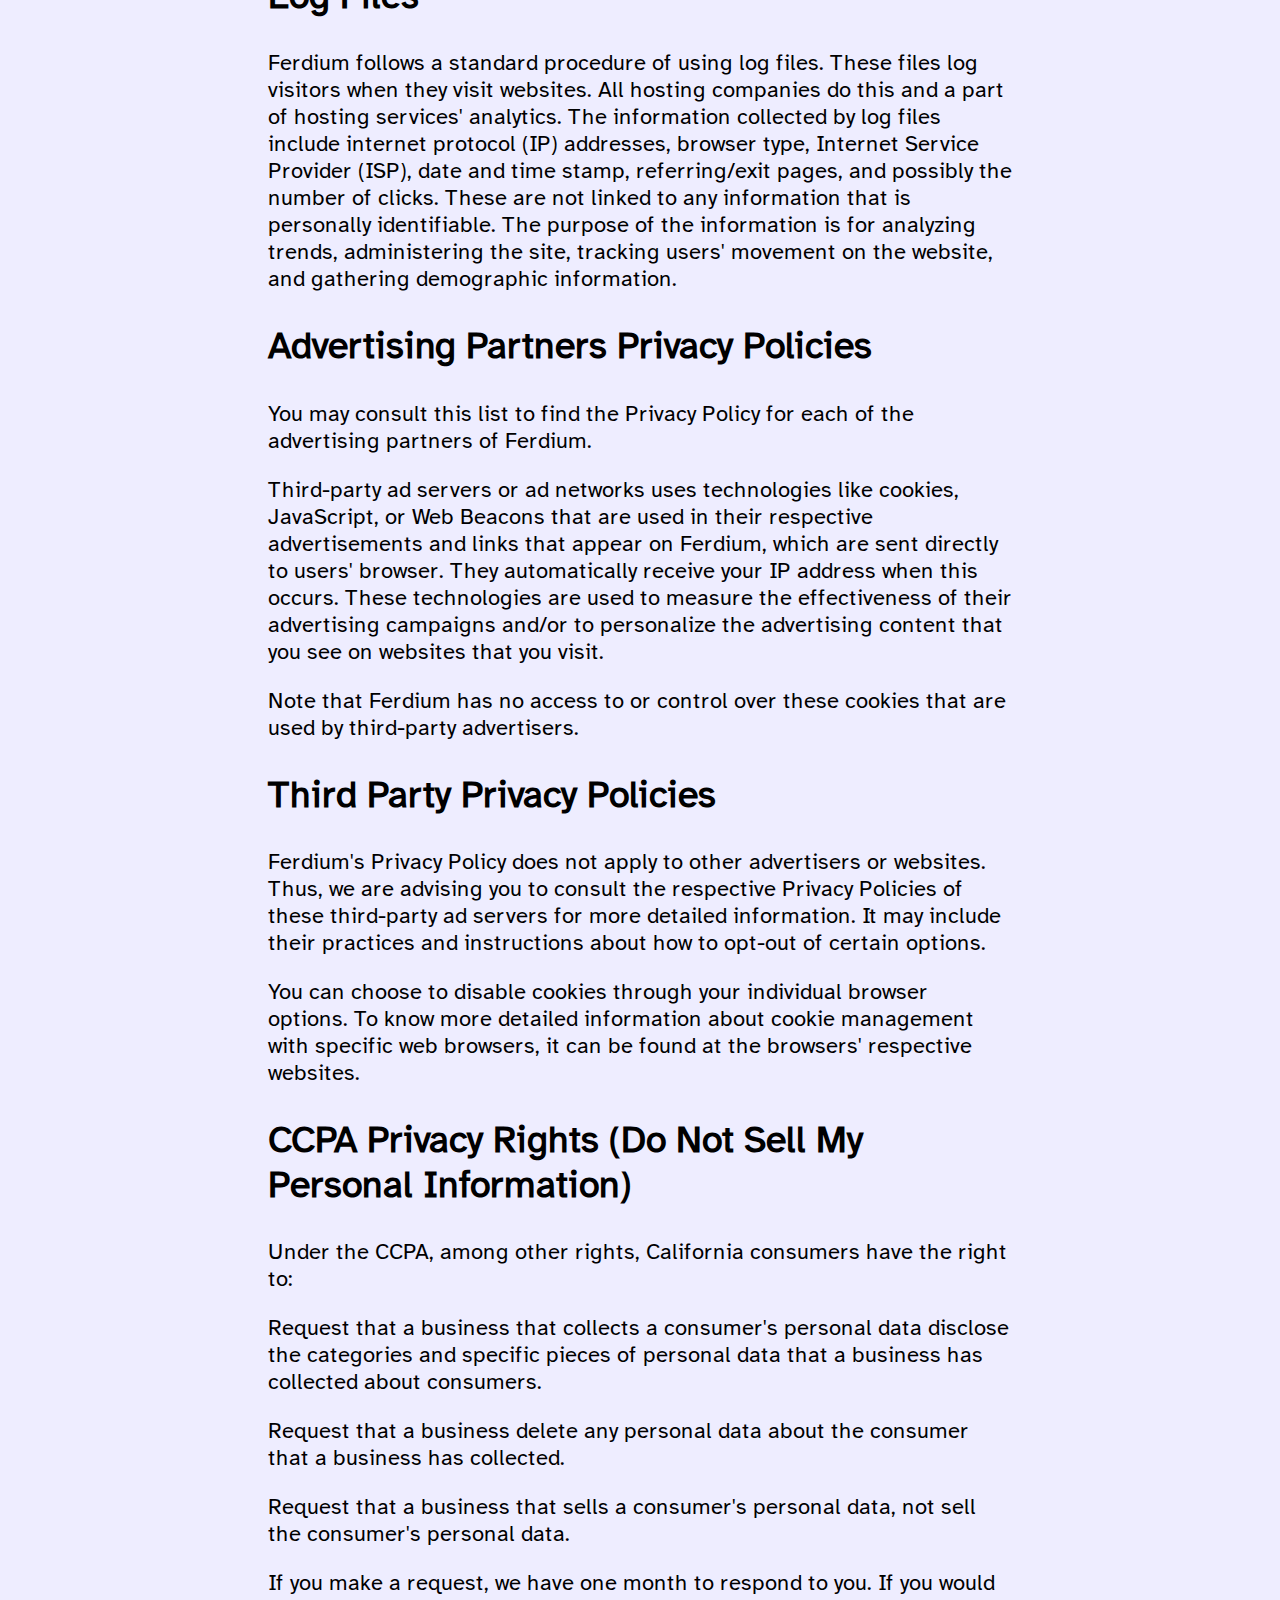
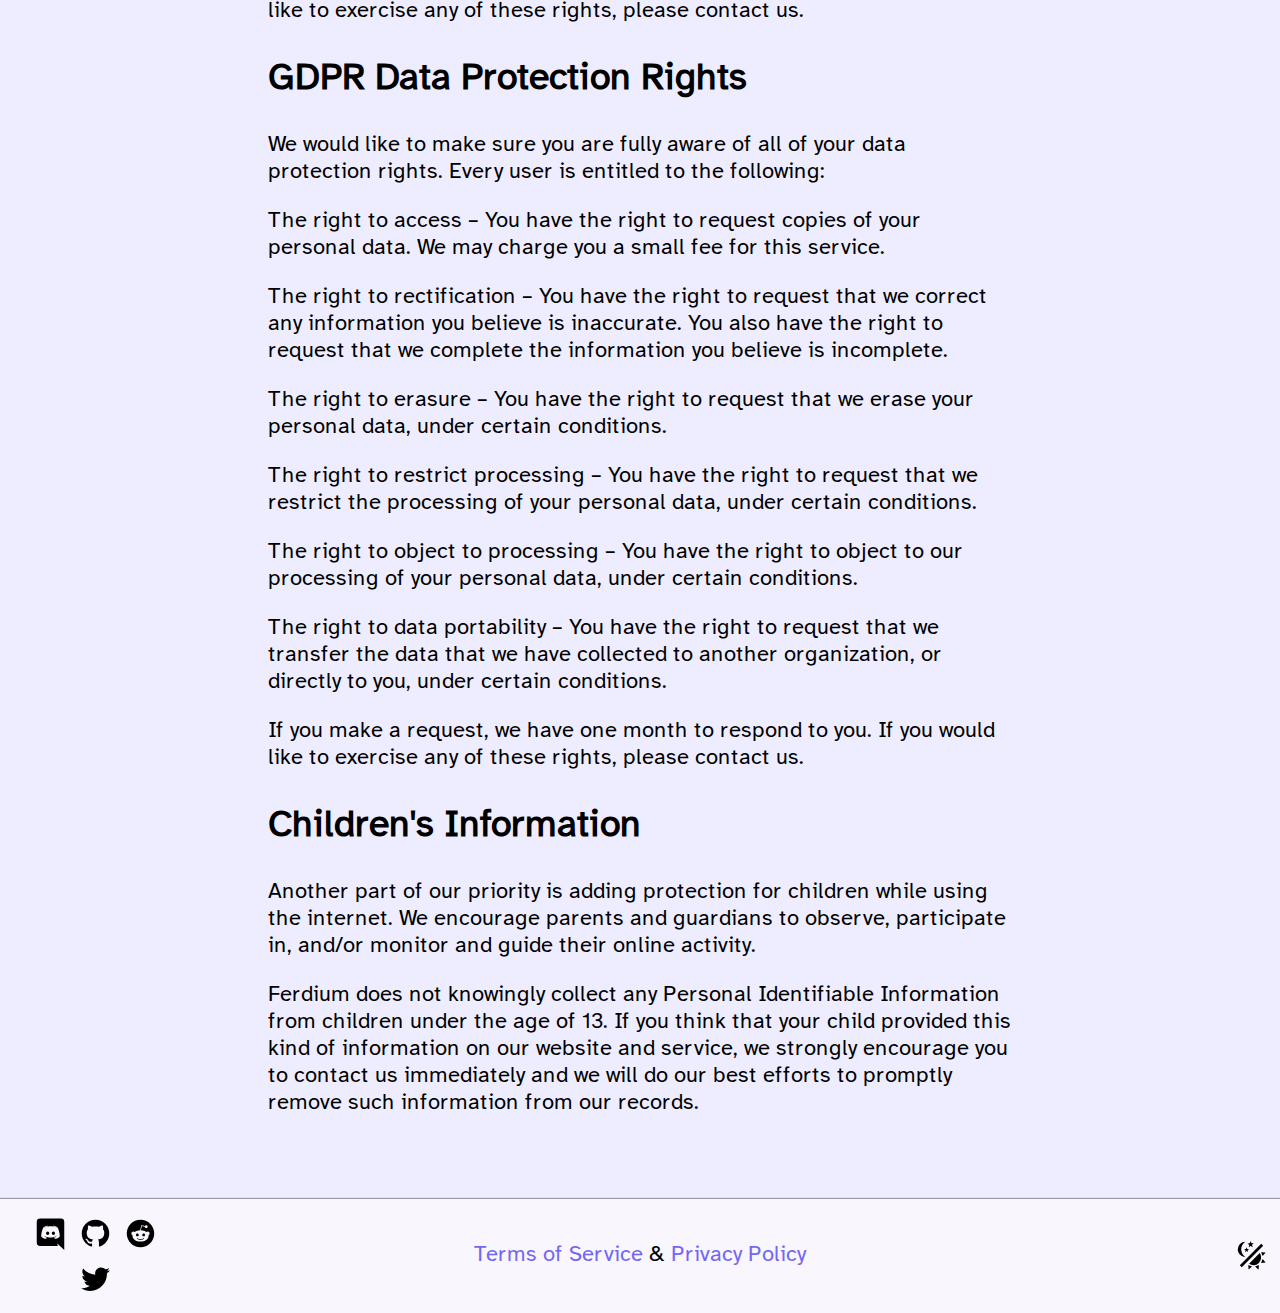
<file: privacy-policy.html>
<!DOCTYPE html><html><head><meta name="viewport" content="width=device-width"/><meta charSet="utf-8"/><title>Ferdium | Privacy Policy</title><meta name="description" content="Introducing a great productivity tool to keep all messanging, productivity, and online services in one place"/><meta name="next-head-count" content="4"/><link rel="preload" href="/_next/static/css/374f40fb42b7cc2e.css" as="style"/><link rel="stylesheet" href="/_next/static/css/374f40fb42b7cc2e.css" data-n-g=""/><link rel="preload" href="/_next/static/css/26c379f00f9d1f3f.css" as="style"/><link rel="stylesheet" href="/_next/static/css/26c379f00f9d1f3f.css" data-n-p=""/><noscript data-n-css=""></noscript><script defer="" nomodule="" src="/_next/static/chunks/polyfills-5cd94c89d3acac5f.js"></script><script src="/_next/static/chunks/webpack-69bfa6990bb9e155.js" defer=""></script><script src="/_next/static/chunks/framework-fc97f3f1282ce3ed.js" defer=""></script><script src="/_next/static/chunks/main-1452d81522d66bc9.js" defer=""></script><script src="/_next/static/chunks/pages/_app-734e6186b10cd950.js" defer=""></script><script src="/_next/static/chunks/b2e984c5-0b784b7dba96abb4.js" defer=""></script><script src="/_next/static/chunks/161-10cd737b9b960b92.js" defer=""></script><script src="/_next/static/chunks/pages/privacy-policy-9c5895dd78391c29.js" defer=""></script><script src="/_next/static/puCMo1ZIHrQr3g2WUOvqK/_buildManifest.js" defer=""></script><script src="/_next/static/puCMo1ZIHrQr3g2WUOvqK/_ssgManifest.js" defer=""></script><script src="/_next/static/puCMo1ZIHrQr3g2WUOvqK/_middlewareManifest.js" defer=""></script></head><body><div id="__next"><header id="Header_header__Kpax6"><nav id="Header_nav__SMZyC"><a aria-label="Home link" href="/"><div><span style="box-sizing:border-box;display:inline-block;overflow:hidden;width:initial;height:initial;background:none;opacity:1;border:0;margin:0;padding:0;position:relative;max-width:100%"><span style="box-sizing:border-box;display:block;width:initial;height:initial;background:none;opacity:1;border:0;margin:0;padding:0;max-width:100%"><img style="display:block;max-width:100%;width:initial;height:initial;background:none;opacity:1;border:0;margin:0;padding:0" alt="" aria-hidden="true" src="data:image/svg+xml,%3csvg%20xmlns=%27http://www.w3.org/2000/svg%27%20version=%271.1%27%20width=%2746%27%20height=%2746%27/%3e"/></span><img id="Header_logo__q5xpd" alt="" src="[data-uri]" decoding="async" data-nimg="intrinsic" style="position:absolute;top:0;left:0;bottom:0;right:0;box-sizing:border-box;padding:0;border:none;margin:auto;display:block;width:0;height:0;min-width:100%;max-width:100%;min-height:100%;max-height:100%"/><noscript><img id="Header_logo__q5xpd" alt="" srcSet="/_next/static/media/logo.9fc5c374.png 1x, /_next/static/media/logo.9fc5c374.png 2x" src="/_next/static/media/logo.9fc5c374.png" decoding="async" data-nimg="intrinsic" style="position:absolute;top:0;left:0;bottom:0;right:0;box-sizing:border-box;padding:0;border:none;margin:auto;display:block;width:0;height:0;min-width:100%;max-width:100%;min-height:100%;max-height:100%" loading="lazy"/></noscript></span></div></a><div class="Header_links__mnu_q"><a class="Link_neutral__h8btI" href="/faq">FAQ</a><a href="/download"><div class="Button_cta__miivv Button_large__Rfe70"><div>Get Ferdium</div></div></a></div></nav></header><main><section class="Section_section__BYVDj"><div style="flex-direction:column" class="Section_content___fVbw "><div><h1>Privacy Policy for Ferdium</h1><p>At Ferdium, accessible from www.ferdium.org, one of our main priorities is the privacy of our visitors. This Privacy Policy document contains types of information that is collected and recorded by Ferdium and how we use it.</p><p>If you have additional questions or require more information about our Privacy Policy, do not hesitate to contact us.</p><p>This Privacy Policy applies only to our online activities and is valid for visitors to our website and service with regards to the information that they shared and/or collect in Ferdium. This policy is not applicable to any information collected offline or via channels other than this website. Our Privacy Policy was created with the help of the<!-- --> <!-- --><a href="https://www.generateprivacypolicy.com/">Free Privacy Policy Generator</a>.<!-- --></p><h2>Consent</h2><p>By using our website and service, you hereby consent to our Privacy Policy and agree to its terms.</p><h2>Information we collect</h2><p>The personal information that you are asked to provide, and the reasons why you are asked to provide it, will be made clear to you at the point we ask you to provide your personal information.</p><p>If you contact us directly, we may receive additional information about you such as your name, email address, phone number, the contents of the message and/or attachments you may send us, and any other information you may choose to provide.</p><p>When you register for an Account, we may ask for your contact information, including items such as name, company name, address, email address, and telephone number.</p><h2>How we use your information</h2><p>We use the information we collect in various ways, including to:</p><ul><li>Provide, operate, and maintain our website and service</li><li>Improve, personalize, and expand our website and service</li><li>Understand and analyze how you use our website and service</li><li>Develop new products, services, features, and functionality</li><li>Communicate with you, either directly or through one of our partners, including for customer service, to provide you with updates and other information relating to the website, and for marketing and promotional purposes</li><li>Send you emails</li><li>Find and prevent fraud</li></ul><h2>Log Files</h2><p>Ferdium follows a standard procedure of using log files. These files log visitors when they visit websites. All hosting companies do this and a part of hosting services&#x27; analytics. The information collected by log files include internet protocol (IP) addresses, browser type, Internet Service Provider (ISP), date and time stamp, referring/exit pages, and possibly the number of clicks. These are not linked to any information that is personally identifiable. The purpose of the information is for analyzing trends, administering the site, tracking users&#x27; movement on the website, and gathering demographic information.</p><h2>Advertising Partners Privacy Policies</h2><p>You may consult this list to find the Privacy Policy for each of the advertising partners of Ferdium.</p><p>Third-party ad servers or ad networks uses technologies like cookies, JavaScript, or Web Beacons that are used in their respective advertisements and links that appear on Ferdium, which are sent directly to users&#x27; browser. They automatically receive your IP address when this occurs. These technologies are used to measure the effectiveness of their advertising campaigns and/or to personalize the advertising content that you see on websites that you visit.</p><p>Note that Ferdium has no access to or control over these cookies that are used by third-party advertisers.</p><h2>Third Party Privacy Policies</h2><p>Ferdium&#x27;s Privacy Policy does not apply to other advertisers or websites. Thus, we are advising you to consult the respective Privacy Policies of these third-party ad servers for more detailed information. It may include their practices and instructions about how to opt-out of certain options.<!-- --> <!-- --></p><p>You can choose to disable cookies through your individual browser options. To know more detailed information about cookie management with specific web browsers, it can be found at the browsers&#x27; respective websites.</p><h2>CCPA Privacy Rights (Do Not Sell My Personal Information)</h2><p>Under the CCPA, among other rights, California consumers have the right to:</p><p>Request that a business that collects a consumer&#x27;s personal data disclose the categories and specific pieces of personal data that a business has collected about consumers.</p><p>Request that a business delete any personal data about the consumer that a business has collected.</p><p>Request that a business that sells a consumer&#x27;s personal data, not sell the consumer&#x27;s personal data.</p><p>If you make a request, we have one month to respond to you. If you would like to exercise any of these rights, please contact us.</p><h2>GDPR Data Protection Rights</h2><p>We would like to make sure you are fully aware of all of your data protection rights. Every user is entitled to the following:</p><p>The right to access – You have the right to request copies of your personal data. We may charge you a small fee for this service.</p><p>The right to rectification – You have the right to request that we correct any information you believe is inaccurate. You also have the right to request that we complete the information you believe is incomplete.</p><p>The right to erasure – You have the right to request that we erase your personal data, under certain conditions.</p><p>The right to restrict processing – You have the right to request that we restrict the processing of your personal data, under certain conditions.</p><p>The right to object to processing – You have the right to object to our processing of your personal data, under certain conditions.</p><p>The right to data portability – You have the right to request that we transfer the data that we have collected to another organization, or directly to you, under certain conditions.</p><p>If you make a request, we have one month to respond to you. If you would like to exercise any of these rights, please contact us.</p><h2>Children&#x27;s Information</h2><p>Another part of our priority is adding protection for children while using the internet. We encourage parents and guardians to observe, participate in, and/or monitor and guide their online activity.</p><p>Ferdium does not knowingly collect any Personal Identifiable Information from children under the age of 13. If you think that your child provided this kind of information on our website and service, we strongly encourage you to contact us immediately and we will do our best efforts to promptly remove such information from our records.</p></div></div></section></main><footer id="Footer_footer__Ksopt"><div class="Footer_links__W8RrQ"><div class="CommunityLinks_links__E6F4L"><a href="https://discord.gg/jVv4Qns8pP" target="_blank" rel="noreferrer noopener" aria-label="Discord link" class="ExternalLink_neutral__H3BU1"><div style="display:flex;justify-content:center;align-content:center"><svg viewBox="0 0 24 24" style="margin:auto;width:1.5rem;height:1.5rem" role="presentation"><path d="M22,24L16.75,19L17.38,21H4.5A2.5,2.5 0 0,1 2,18.5V3.5A2.5,2.5 0 0,1 4.5,1H19.5A2.5,2.5 0 0,1 22,3.5V24M12,6.8C9.32,6.8 7.44,7.95 7.44,7.95C8.47,7.03 10.27,6.5 10.27,6.5L10.1,6.33C8.41,6.36 6.88,7.53 6.88,7.53C5.16,11.12 5.27,14.22 5.27,14.22C6.67,16.03 8.75,15.9 8.75,15.9L9.46,15C8.21,14.73 7.42,13.62 7.42,13.62C7.42,13.62 9.3,14.9 12,14.9C14.7,14.9 16.58,13.62 16.58,13.62C16.58,13.62 15.79,14.73 14.54,15L15.25,15.9C15.25,15.9 17.33,16.03 18.73,14.22C18.73,14.22 18.84,11.12 17.12,7.53C17.12,7.53 15.59,6.36 13.9,6.33L13.73,6.5C13.73,6.5 15.53,7.03 16.56,7.95C16.56,7.95 14.68,6.8 12,6.8M9.93,10.59C10.58,10.59 11.11,11.16 11.1,11.86C11.1,12.55 10.58,13.13 9.93,13.13C9.29,13.13 8.77,12.55 8.77,11.86C8.77,11.16 9.28,10.59 9.93,10.59M14.1,10.59C14.75,10.59 15.27,11.16 15.27,11.86C15.27,12.55 14.75,13.13 14.1,13.13C13.46,13.13 12.94,12.55 12.94,11.86C12.94,11.16 13.45,10.59 14.1,10.59Z" style="fill:currentColor"></path></svg></div></a><a href="https://github.com/ferdium/ferdium-app" target="_blank" rel="noreferrer noopener" aria-label="GitHub link" class="ExternalLink_neutral__H3BU1"><div style="display:flex;justify-content:center;align-content:center"><svg viewBox="0 0 24 24" style="margin:auto;width:1.5rem;height:1.5rem" role="presentation"><path d="M12,2A10,10 0 0,0 2,12C2,16.42 4.87,20.17 8.84,21.5C9.34,21.58 9.5,21.27 9.5,21C9.5,20.77 9.5,20.14 9.5,19.31C6.73,19.91 6.14,17.97 6.14,17.97C5.68,16.81 5.03,16.5 5.03,16.5C4.12,15.88 5.1,15.9 5.1,15.9C6.1,15.97 6.63,16.93 6.63,16.93C7.5,18.45 8.97,18 9.54,17.76C9.63,17.11 9.89,16.67 10.17,16.42C7.95,16.17 5.62,15.31 5.62,11.5C5.62,10.39 6,9.5 6.65,8.79C6.55,8.54 6.2,7.5 6.75,6.15C6.75,6.15 7.59,5.88 9.5,7.17C10.29,6.95 11.15,6.84 12,6.84C12.85,6.84 13.71,6.95 14.5,7.17C16.41,5.88 17.25,6.15 17.25,6.15C17.8,7.5 17.45,8.54 17.35,8.79C18,9.5 18.38,10.39 18.38,11.5C18.38,15.32 16.04,16.16 13.81,16.41C14.17,16.72 14.5,17.33 14.5,18.26C14.5,19.6 14.5,20.68 14.5,21C14.5,21.27 14.66,21.59 15.17,21.5C19.14,20.16 22,16.42 22,12A10,10 0 0,0 12,2Z" style="fill:currentColor"></path></svg></div></a><a href="https://www.reddit.com/r/ferdium" target="_blank" rel="noreferrer noopener" aria-label="Reddit link" class="ExternalLink_neutral__H3BU1"><div style="display:flex;justify-content:center;align-content:center"><svg viewBox="0 0 24 24" style="margin:auto;width:1.5rem;height:1.5rem" role="presentation"><path d="M14.5 15.41C14.58 15.5 14.58 15.69 14.5 15.8C13.77 16.5 12.41 16.56 12 16.56C11.61 16.56 10.25 16.5 9.54 15.8C9.44 15.69 9.44 15.5 9.54 15.41C9.65 15.31 9.82 15.31 9.92 15.41C10.38 15.87 11.33 16 12 16C12.69 16 13.66 15.87 14.1 15.41C14.21 15.31 14.38 15.31 14.5 15.41M10.75 13.04C10.75 12.47 10.28 12 9.71 12C9.14 12 8.67 12.47 8.67 13.04C8.67 13.61 9.14 14.09 9.71 14.08C10.28 14.08 10.75 13.61 10.75 13.04M14.29 12C13.72 12 13.25 12.5 13.25 13.05S13.72 14.09 14.29 14.09C14.86 14.09 15.33 13.61 15.33 13.05C15.33 12.5 14.86 12 14.29 12M22 12C22 17.5 17.5 22 12 22S2 17.5 2 12C2 6.5 6.5 2 12 2S22 6.5 22 12M18.67 12C18.67 11.19 18 10.54 17.22 10.54C16.82 10.54 16.46 10.7 16.2 10.95C15.2 10.23 13.83 9.77 12.3 9.71L12.97 6.58L15.14 7.05C15.16 7.6 15.62 8.04 16.18 8.04C16.75 8.04 17.22 7.57 17.22 7C17.22 6.43 16.75 5.96 16.18 5.96C15.77 5.96 15.41 6.2 15.25 6.55L12.82 6.03C12.75 6 12.68 6.03 12.63 6.07C12.57 6.11 12.54 6.17 12.53 6.24L11.79 9.72C10.24 9.77 8.84 10.23 7.82 10.96C7.56 10.71 7.2 10.56 6.81 10.56C6 10.56 5.35 11.21 5.35 12C5.35 12.61 5.71 13.11 6.21 13.34C6.19 13.5 6.18 13.62 6.18 13.78C6.18 16 8.79 17.85 12 17.85C15.23 17.85 17.85 16.03 17.85 13.78C17.85 13.64 17.84 13.5 17.81 13.34C18.31 13.11 18.67 12.6 18.67 12Z" style="fill:currentColor"></path></svg></div></a><a href="https://twitter.com/ferdiumteam" target="_blank" rel="noreferrer noopener" aria-label="Twitter link" class="ExternalLink_neutral__H3BU1"><div style="display:flex;justify-content:center;align-content:center"><svg viewBox="0 0 24 24" style="margin:auto;width:1.5rem;height:1.5rem" role="presentation"><path d="M22.46,6C21.69,6.35 20.86,6.58 20,6.69C20.88,6.16 21.56,5.32 21.88,4.31C21.05,4.81 20.13,5.16 19.16,5.36C18.37,4.5 17.26,4 16,4C13.65,4 11.73,5.92 11.73,8.29C11.73,8.63 11.77,8.96 11.84,9.27C8.28,9.09 5.11,7.38 3,4.79C2.63,5.42 2.42,6.16 2.42,6.94C2.42,8.43 3.17,9.75 4.33,10.5C3.62,10.5 2.96,10.3 2.38,10C2.38,10 2.38,10 2.38,10.03C2.38,12.11 3.86,13.85 5.82,14.24C5.46,14.34 5.08,14.39 4.69,14.39C4.42,14.39 4.15,14.36 3.89,14.31C4.43,16 6,17.26 7.89,17.29C6.43,18.45 4.58,19.13 2.56,19.13C2.22,19.13 1.88,19.11 1.54,19.07C3.44,20.29 5.7,21 8.12,21C16,21 20.33,14.46 20.33,8.79C20.33,8.6 20.33,8.42 20.32,8.23C21.16,7.63 21.88,6.87 22.46,6Z" style="fill:currentColor"></path></svg></div></a></div></div><div class="Footer_legal__5lBiC"><a href="/terms-of-service">Terms of Service</a><div> &amp; </div><a href="/privacy-policy">Privacy Policy</a></div><div class="Footer_darkmode__tYgMA"><button class="Button_base__r2Zz5 Button_icon__CdeUa" aria-label="Switch theme"><div><div style="display:flex;justify-content:center;align-content:center"><svg viewBox="0 0 24 24" style="margin:auto;width:1.5rem;height:1.5rem" role="presentation"><path d="M7.5,2C5.71,3.15 4.5,5.18 4.5,7.5C4.5,9.82 5.71,11.85 7.53,13C4.46,13 2,10.54 2,7.5A5.5,5.5 0 0,1 7.5,2M19.07,3.5L20.5,4.93L4.93,20.5L3.5,19.07L19.07,3.5M12.89,5.93L11.41,5L9.97,6L10.39,4.3L9,3.24L10.75,3.12L11.33,1.47L12,3.1L13.73,3.13L12.38,4.26L12.89,5.93M9.59,9.54L8.43,8.81L7.31,9.59L7.65,8.27L6.56,7.44L7.92,7.35L8.37,6.06L8.88,7.33L10.24,7.36L9.19,8.23L9.59,9.54M19,13.5A5.5,5.5 0 0,1 13.5,19C12.28,19 11.15,18.6 10.24,17.93L17.93,10.24C18.6,11.15 19,12.28 19,13.5M14.6,20.08L17.37,18.93L17.13,22.28L14.6,20.08M18.93,17.38L20.08,14.61L22.28,17.15L18.93,17.38M20.08,12.42L18.94,9.64L22.28,9.88L20.08,12.42M9.63,18.93L12.4,20.08L9.87,22.27L9.63,18.93Z" style="fill:currentColor"></path></svg></div></div></button></div></footer></div><script id="__NEXT_DATA__" type="application/json">{"props":{"pageProps":{}},"page":"/privacy-policy","query":{},"buildId":"puCMo1ZIHrQr3g2WUOvqK","nextExport":true,"autoExport":true,"isFallback":false,"scriptLoader":[]}</script></body></html>
</file>
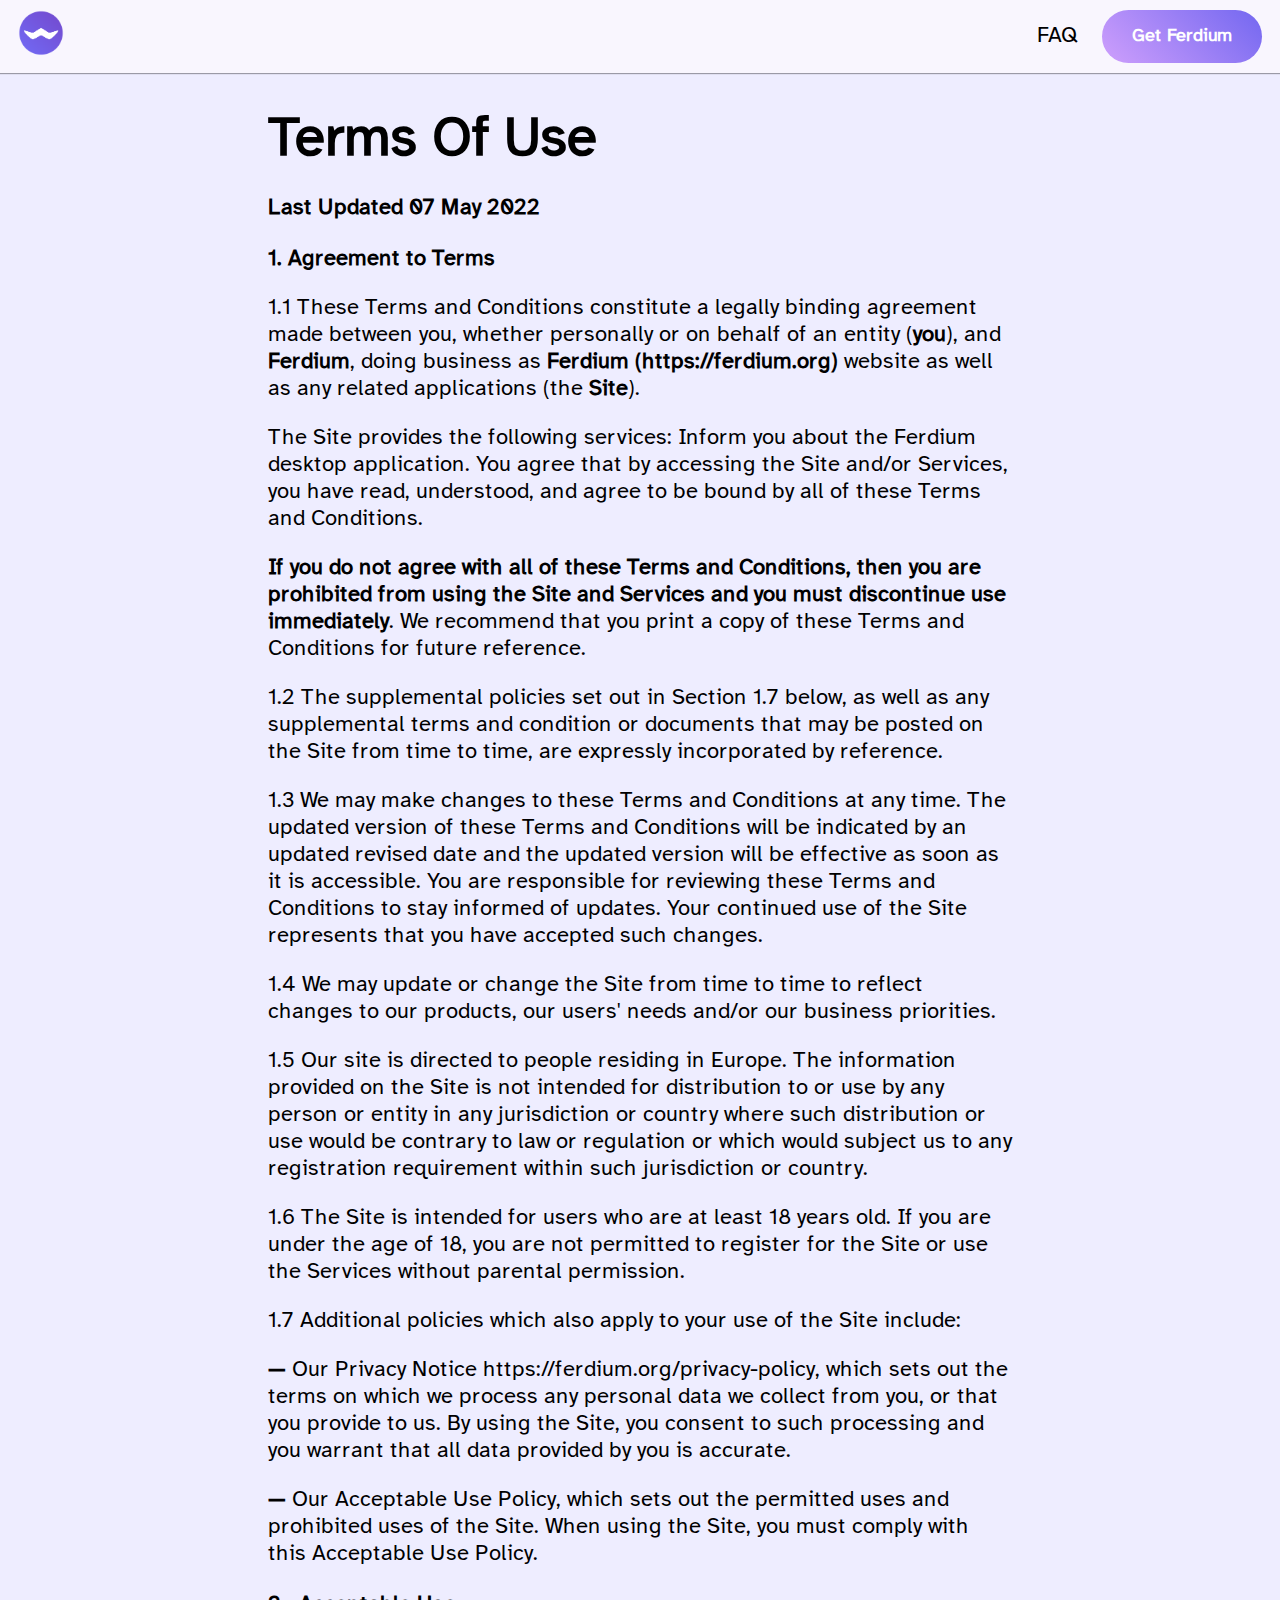
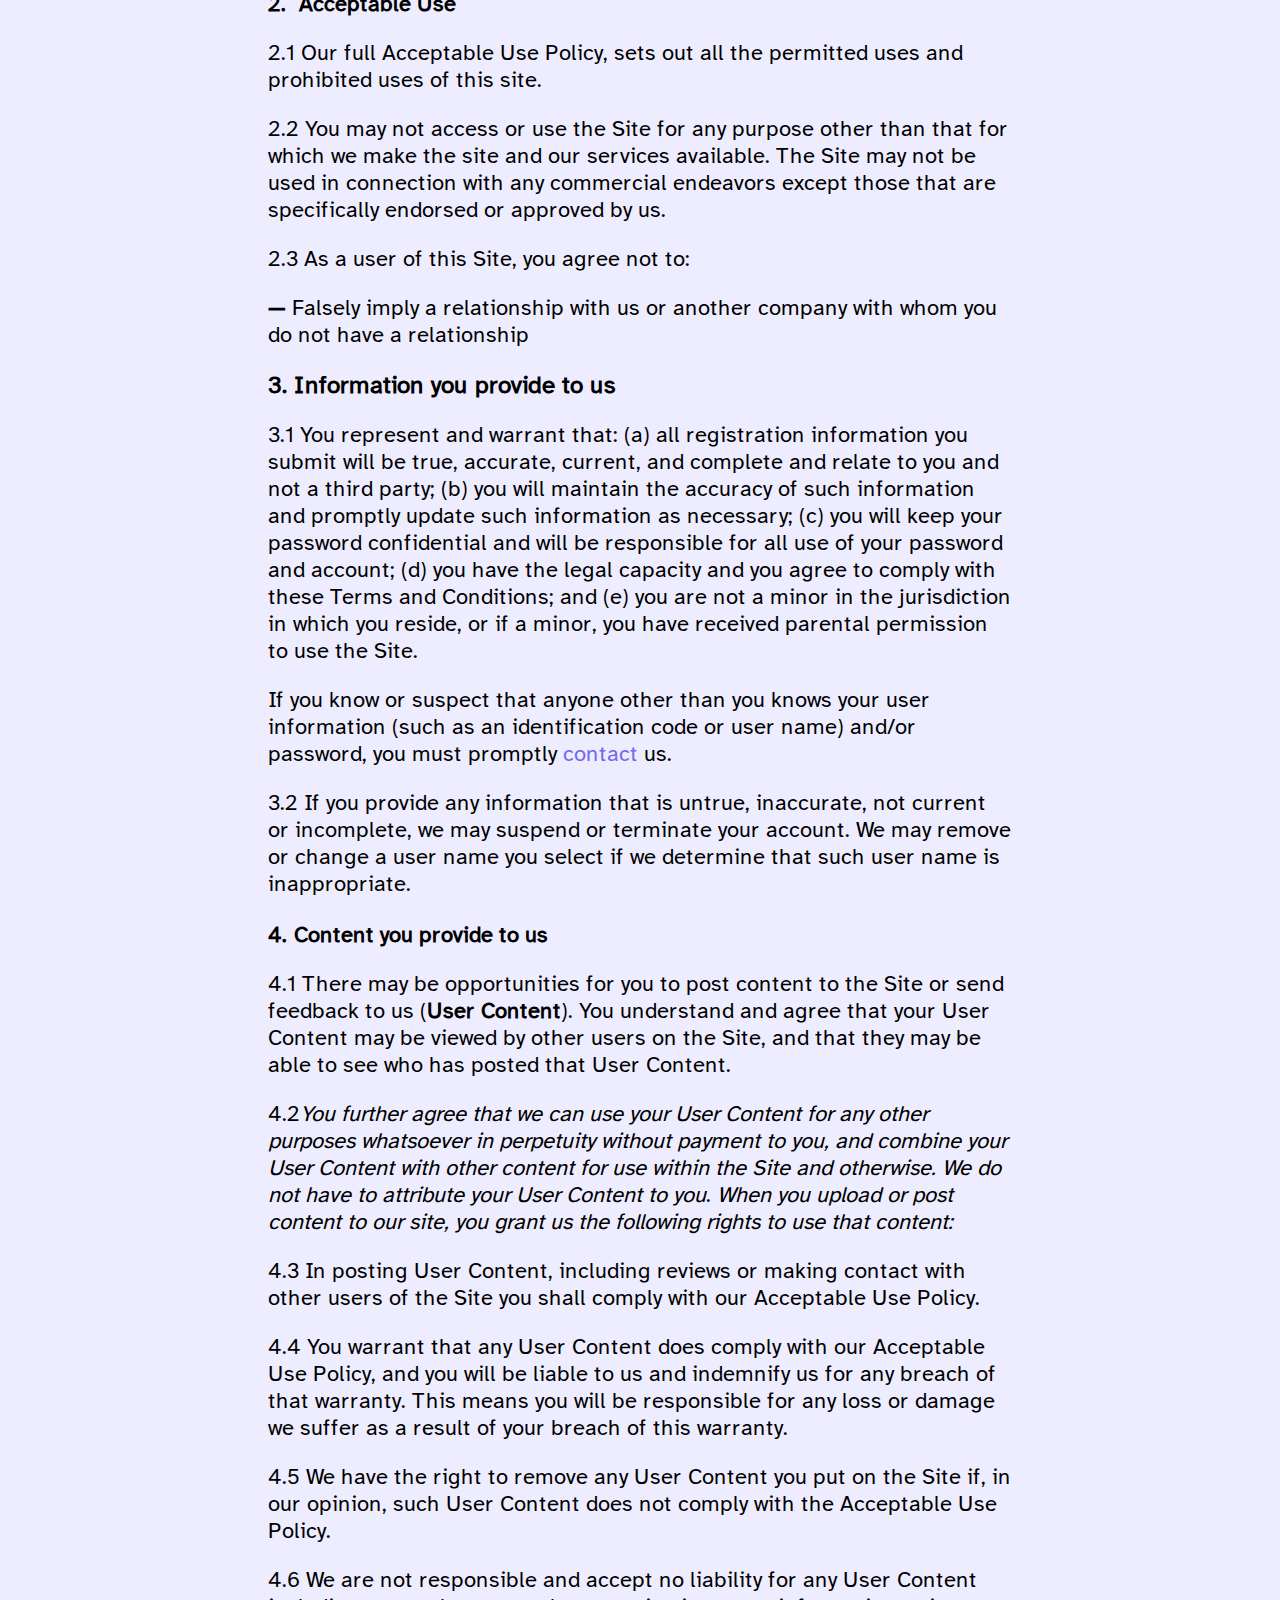
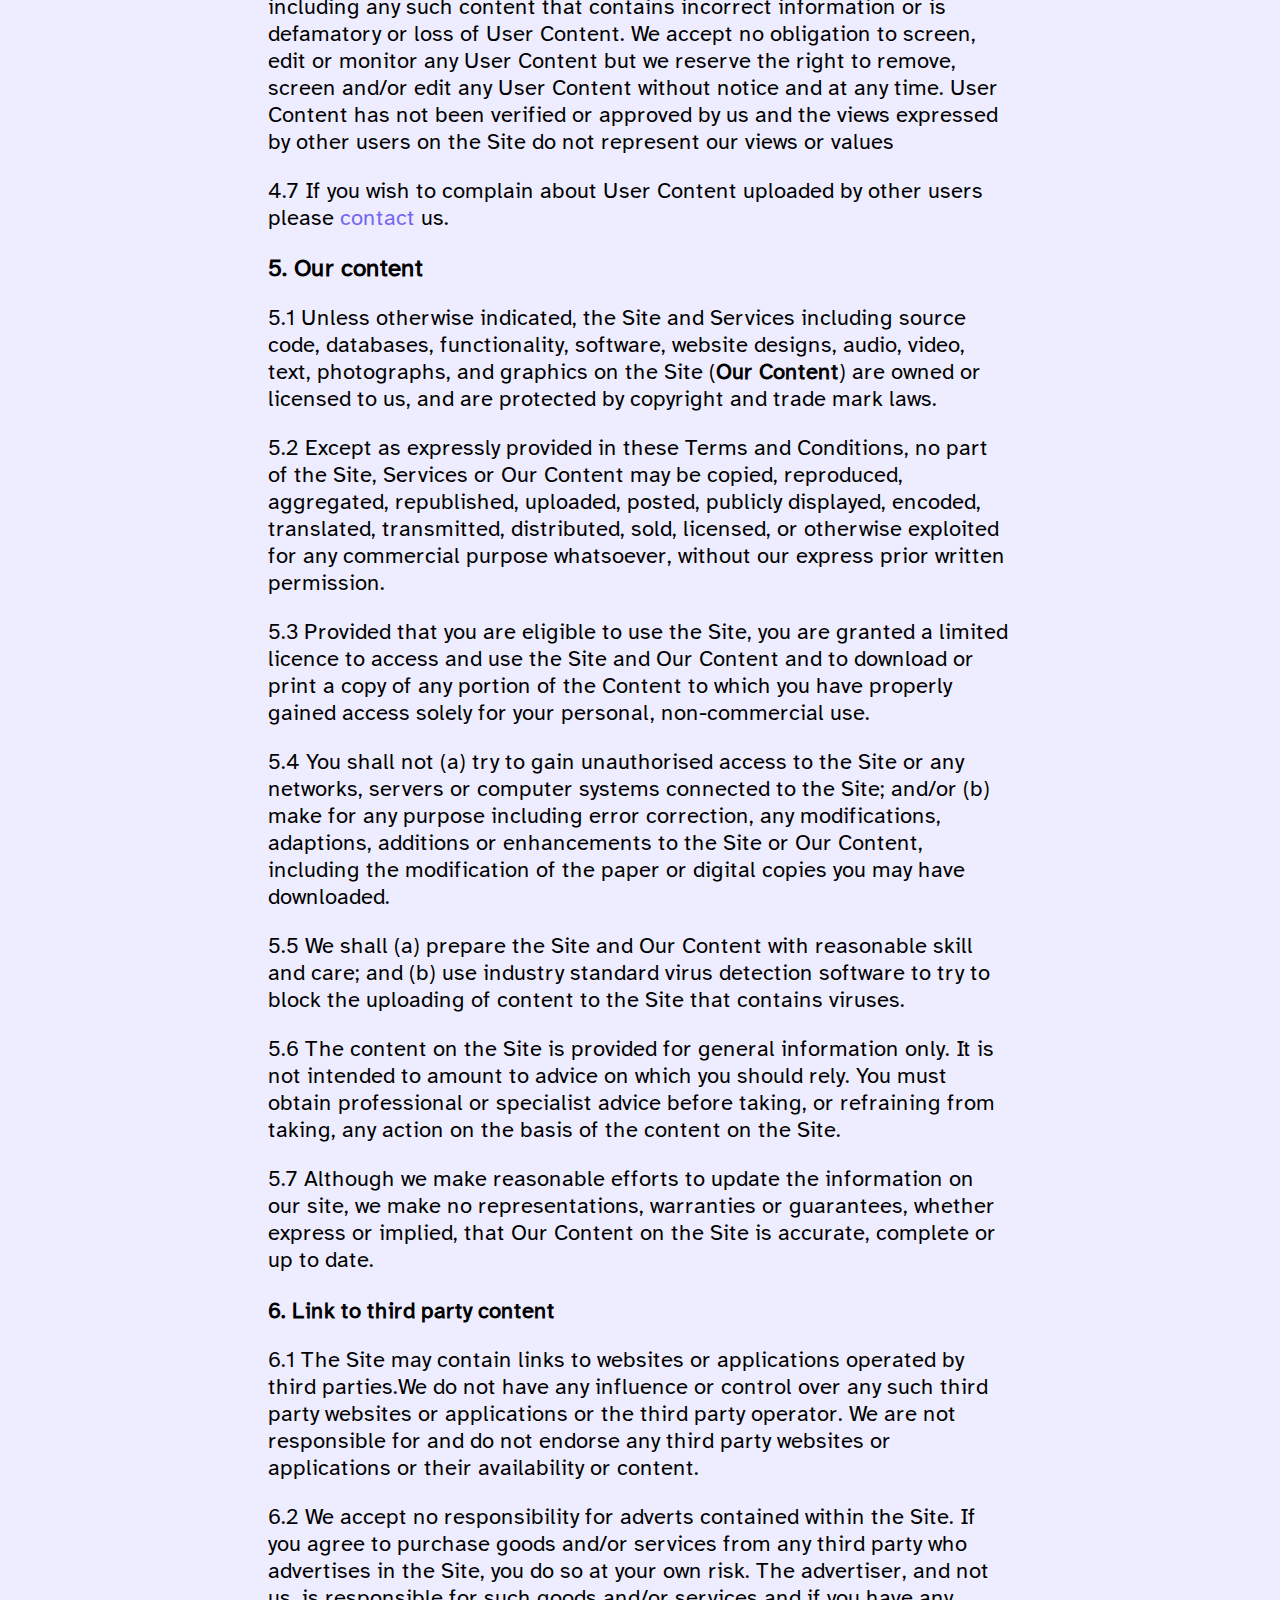
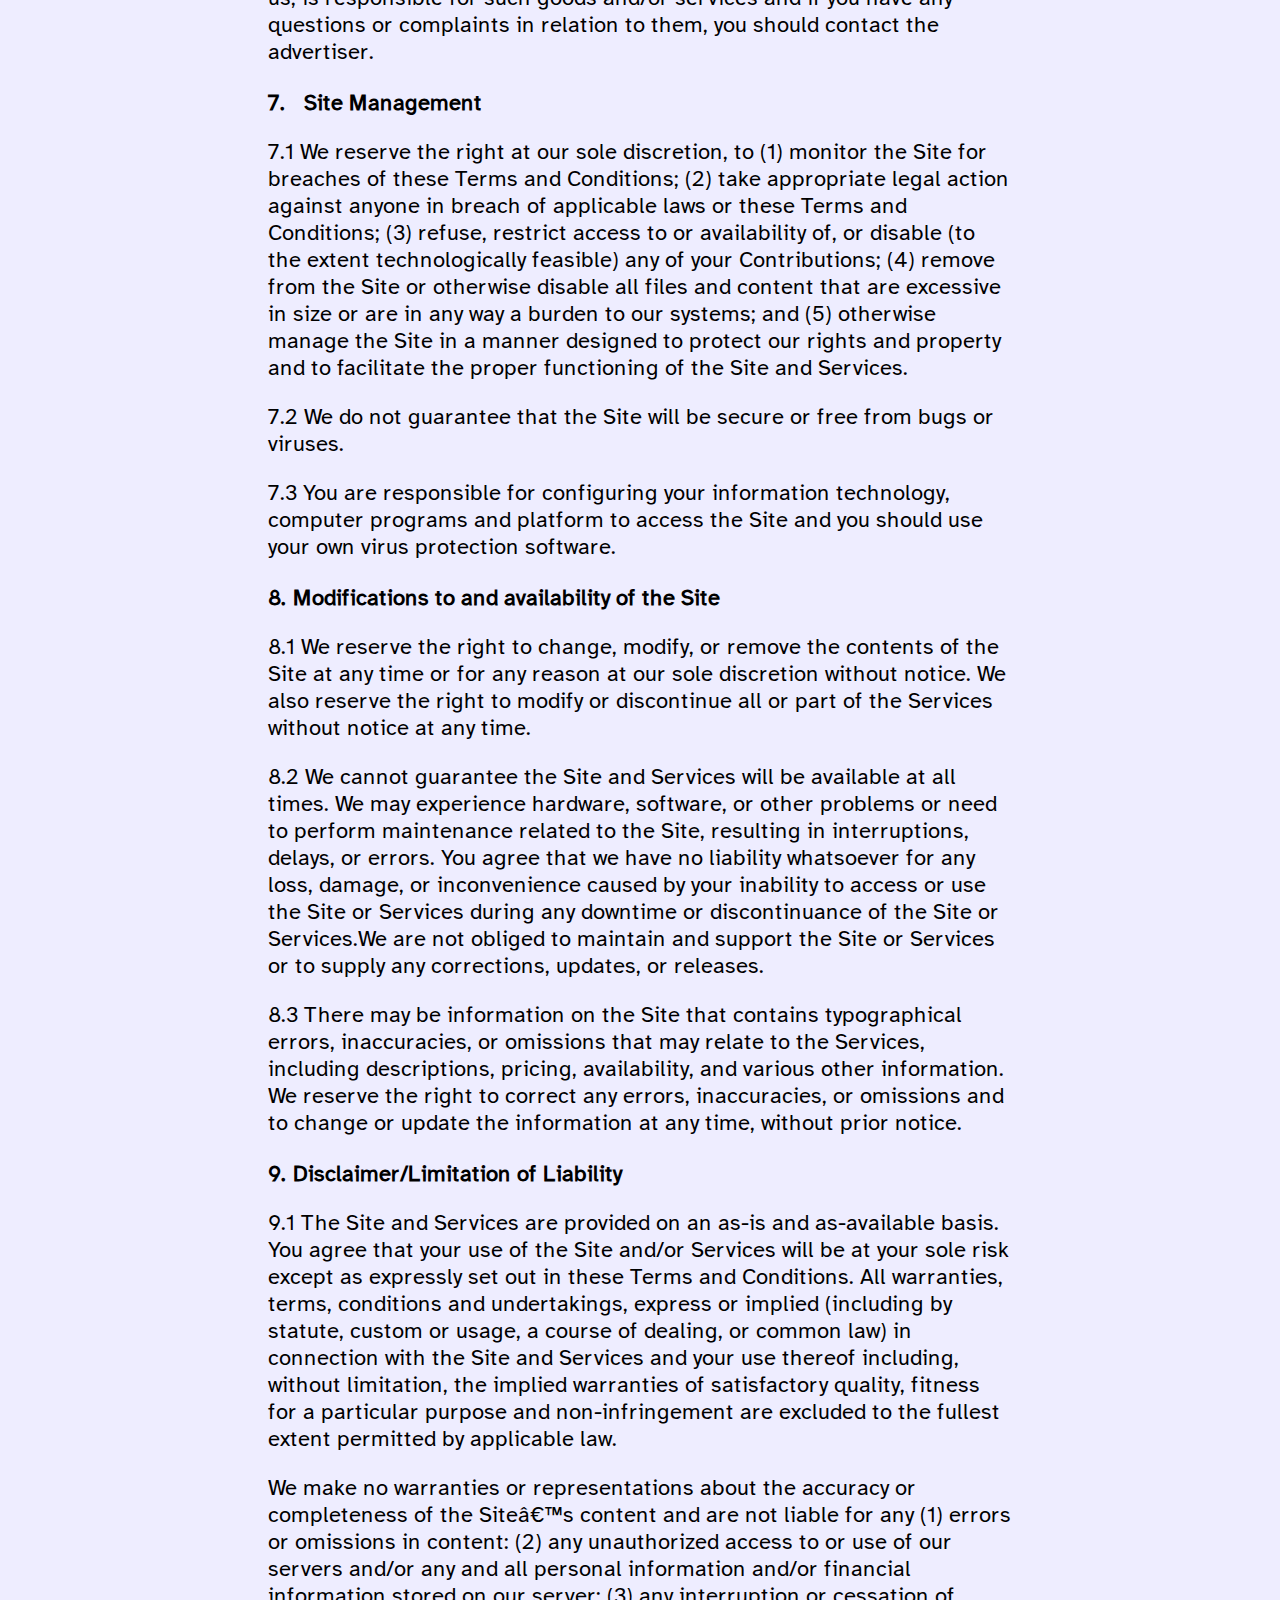
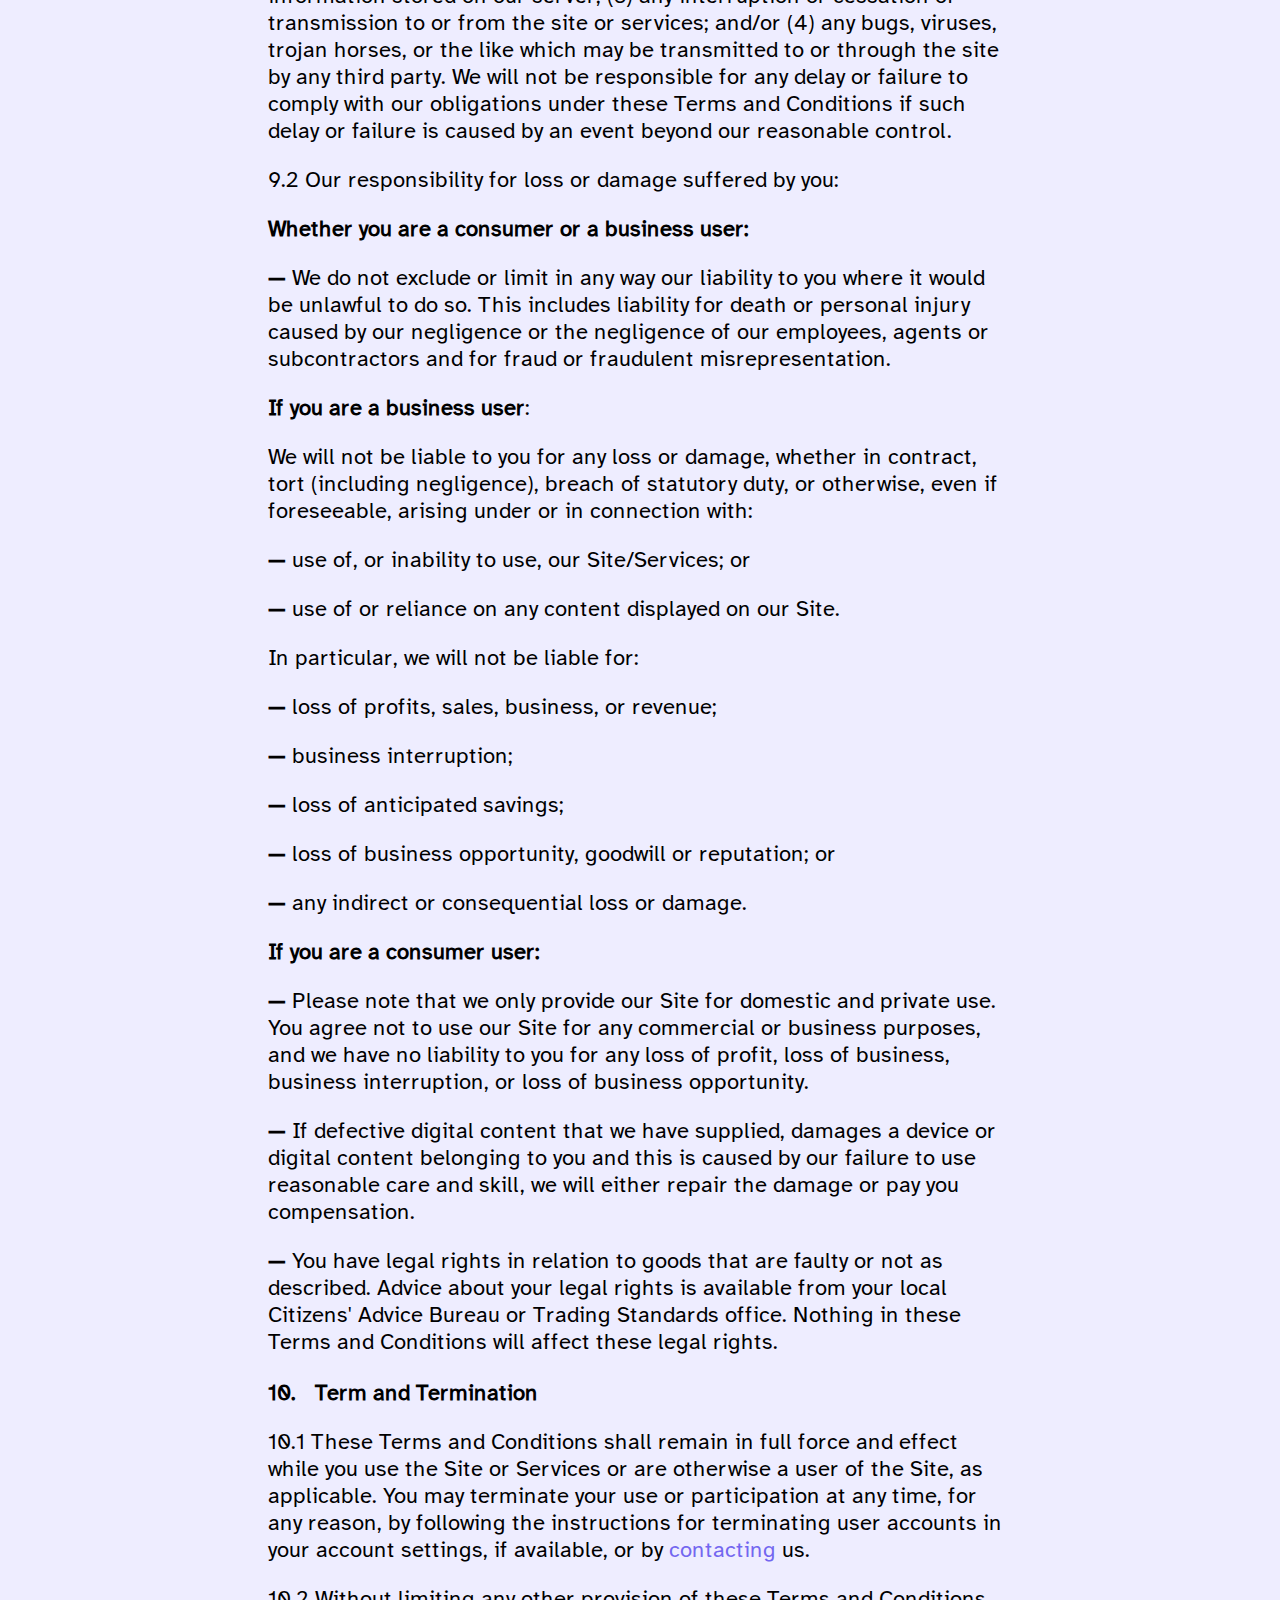
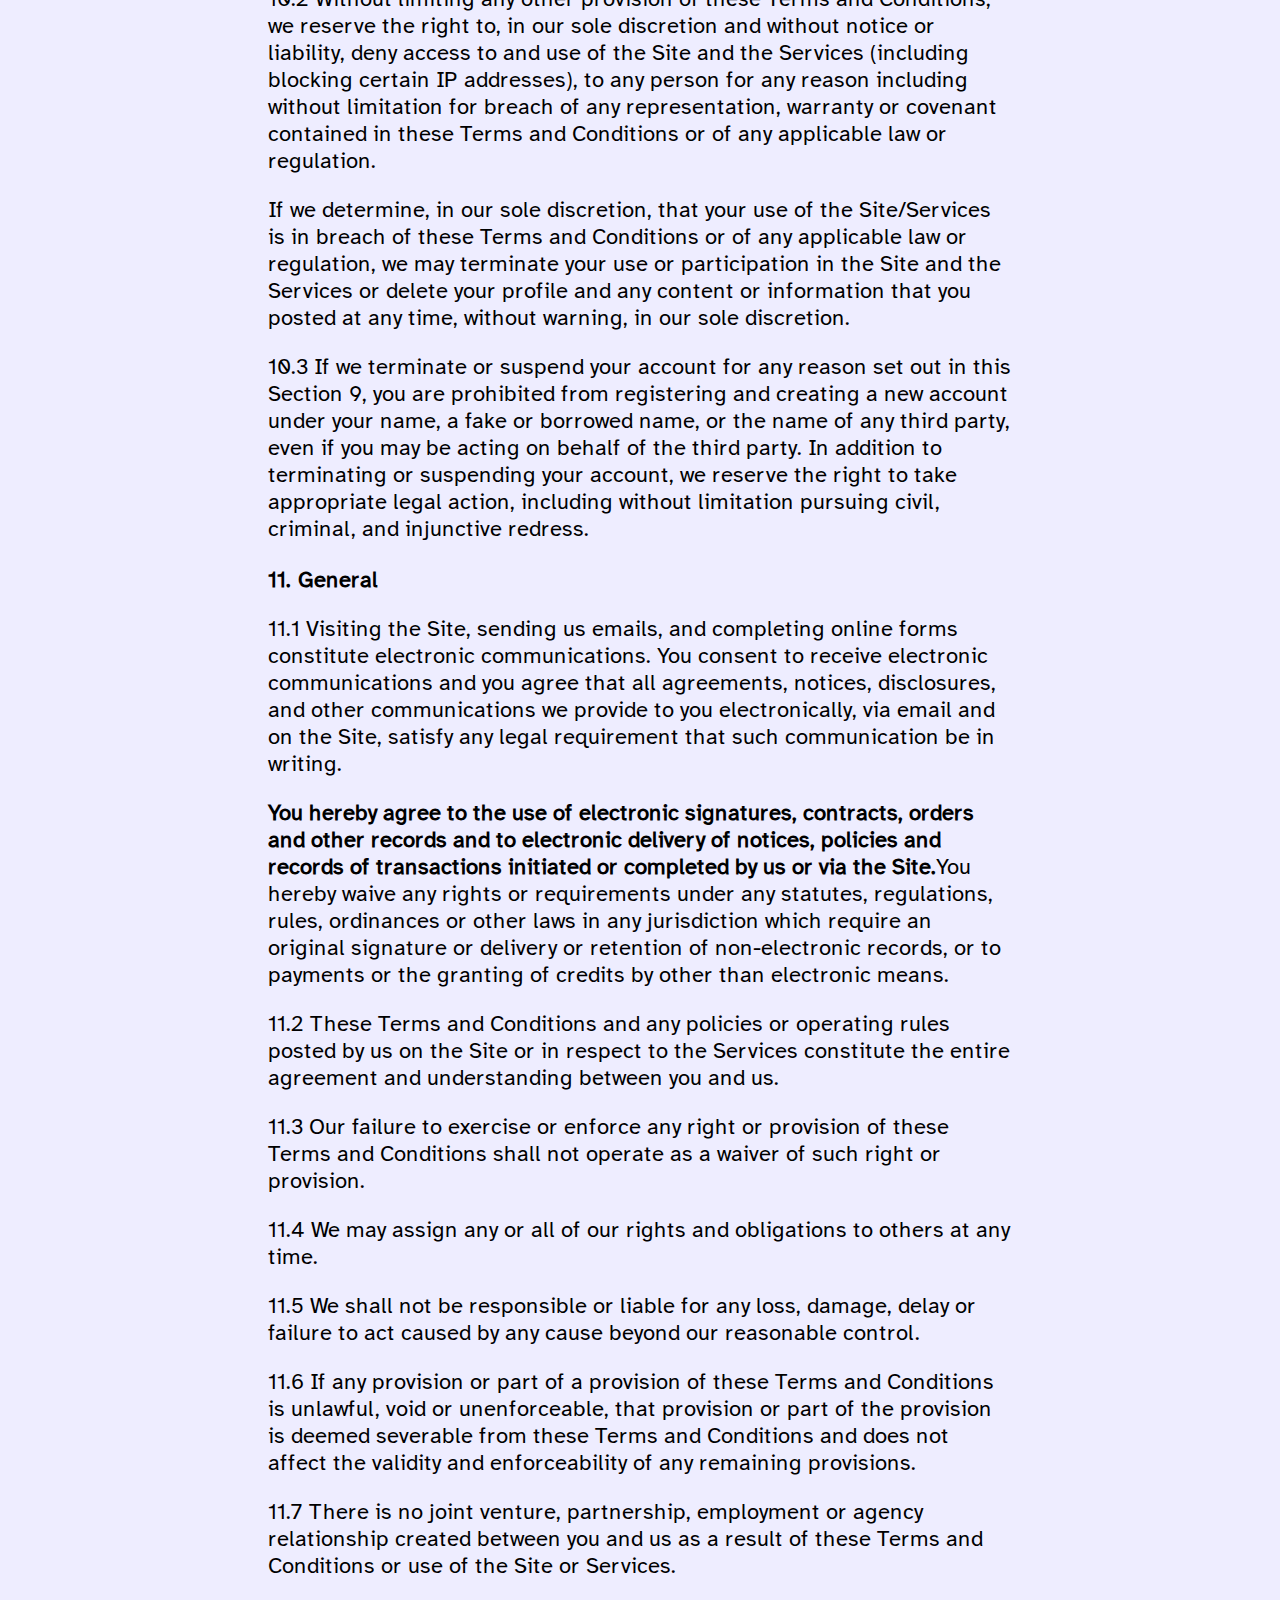
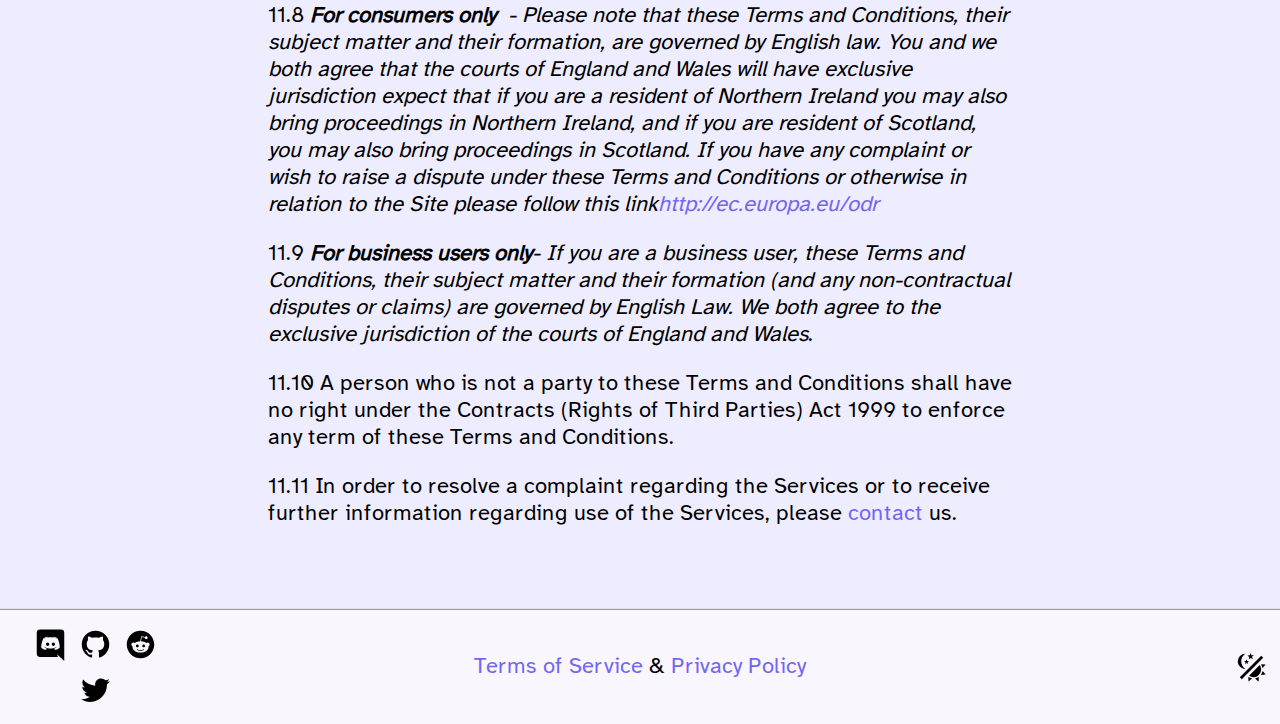
<file: terms-of-service.html>
<!DOCTYPE html><html><head><meta name="viewport" content="width=device-width"/><meta charSet="utf-8"/><title>Ferdium | Terms Of Service</title><meta name="description" content="Introducing a great productivity tool to keep all messanging, productivity, and online services in one place"/><meta name="next-head-count" content="4"/><link rel="preload" href="/_next/static/css/374f40fb42b7cc2e.css" as="style"/><link rel="stylesheet" href="/_next/static/css/374f40fb42b7cc2e.css" data-n-g=""/><link rel="preload" href="/_next/static/css/26c379f00f9d1f3f.css" as="style"/><link rel="stylesheet" href="/_next/static/css/26c379f00f9d1f3f.css" data-n-p=""/><noscript data-n-css=""></noscript><script defer="" nomodule="" src="/_next/static/chunks/polyfills-5cd94c89d3acac5f.js"></script><script src="/_next/static/chunks/webpack-69bfa6990bb9e155.js" defer=""></script><script src="/_next/static/chunks/framework-fc97f3f1282ce3ed.js" defer=""></script><script src="/_next/static/chunks/main-1452d81522d66bc9.js" defer=""></script><script src="/_next/static/chunks/pages/_app-734e6186b10cd950.js" defer=""></script><script src="/_next/static/chunks/b2e984c5-0b784b7dba96abb4.js" defer=""></script><script src="/_next/static/chunks/161-10cd737b9b960b92.js" defer=""></script><script src="/_next/static/chunks/pages/terms-of-service-7090642779510359.js" defer=""></script><script src="/_next/static/puCMo1ZIHrQr3g2WUOvqK/_buildManifest.js" defer=""></script><script src="/_next/static/puCMo1ZIHrQr3g2WUOvqK/_ssgManifest.js" defer=""></script><script src="/_next/static/puCMo1ZIHrQr3g2WUOvqK/_middlewareManifest.js" defer=""></script></head><body><div id="__next"><header id="Header_header__Kpax6"><nav id="Header_nav__SMZyC"><a aria-label="Home link" href="/"><div><span style="box-sizing:border-box;display:inline-block;overflow:hidden;width:initial;height:initial;background:none;opacity:1;border:0;margin:0;padding:0;position:relative;max-width:100%"><span style="box-sizing:border-box;display:block;width:initial;height:initial;background:none;opacity:1;border:0;margin:0;padding:0;max-width:100%"><img style="display:block;max-width:100%;width:initial;height:initial;background:none;opacity:1;border:0;margin:0;padding:0" alt="" aria-hidden="true" src="data:image/svg+xml,%3csvg%20xmlns=%27http://www.w3.org/2000/svg%27%20version=%271.1%27%20width=%2746%27%20height=%2746%27/%3e"/></span><img id="Header_logo__q5xpd" alt="" src="[data-uri]" decoding="async" data-nimg="intrinsic" style="position:absolute;top:0;left:0;bottom:0;right:0;box-sizing:border-box;padding:0;border:none;margin:auto;display:block;width:0;height:0;min-width:100%;max-width:100%;min-height:100%;max-height:100%"/><noscript><img id="Header_logo__q5xpd" alt="" srcSet="/_next/static/media/logo.9fc5c374.png 1x, /_next/static/media/logo.9fc5c374.png 2x" src="/_next/static/media/logo.9fc5c374.png" decoding="async" data-nimg="intrinsic" style="position:absolute;top:0;left:0;bottom:0;right:0;box-sizing:border-box;padding:0;border:none;margin:auto;display:block;width:0;height:0;min-width:100%;max-width:100%;min-height:100%;max-height:100%" loading="lazy"/></noscript></span></div></a><div class="Header_links__mnu_q"><a class="Link_neutral__h8btI" href="/faq">FAQ</a><a href="/download"><div class="Button_cta__miivv Button_large__Rfe70"><div>Get Ferdium</div></div></a></div></nav></header><main><section class="Section_section__BYVDj"><div style="flex-direction:column" class="Section_content___fVbw "><div><div><h1>Terms Of Use</h1></div><p><strong>Last Updated 07 May 2022</strong></p><h3><strong>1. Agreement to Terms</strong></h3><p>1.1 These Terms and Conditions constitute a legally binding agreement made between you, whether personally or on behalf of an entity (<!-- --><strong>you</strong>), and<!-- --> <!-- --><strong>Ferdium</strong>, doing business as<!-- --><strong> Ferdium</strong> <!-- --><strong>(https://ferdium.org) </strong>website as well as any related applications (the <!-- --><strong>Site</strong>).  <!-- --></p><p>The Site provides the following services: Inform you about the Ferdium desktop application. You agree that by accessing the Site and/or Services, you have read, understood, and agree to be bound by all of these Terms and Conditions.  </p><p><strong>If you do not agree with all of these Terms and Conditions, then you are prohibited from using the Site and Services and you must discontinue use immediately</strong>. We recommend that you print a copy of these Terms and Conditions for future reference.  <!-- --></p><p>1.2 The supplemental policies set out in Section 1.7 below, as well as any supplemental terms and condition or documents that may be posted on the Site from time to time, are expressly incorporated by reference.  </p><p>1.3 We may make changes to these Terms and Conditions at any time. The updated version of these Terms and Conditions will be indicated by an updated revised date and the updated version will be effective as soon as it is accessible. You are responsible for reviewing these Terms and Conditions to stay informed of updates. Your continued use of the Site represents that you have accepted such changes.  </p><p>1.4 We may update or change the Site from time to time to reflect changes to our products, our users&#x27; needs and/or our business priorities.  </p><p>1.5 Our site is directed to people residing in Europe. The information provided on the Site is not intended for distribution to or use by any person or entity in any jurisdiction or country where such distribution or use would be contrary to law or regulation or which would subject us to any registration requirement within such jurisdiction or country.  </p><p>1.6 The Site is intended for users who are at least 18 years old. If you are under the age of 18, you are not permitted to register for the Site or use the Services without parental permission.</p><p>1.7 Additional policies which also apply to your use of the Site include:  </p><p><strong>— </strong>Our Privacy Notice https://ferdium.org/privacy-policy, which sets out the terms on which we process any personal data we collect from you, or that you provide to us. By using the Site, you consent to such processing and you warrant that all data provided by you is accurate.  <!-- --></p><p><strong>— </strong>Our Acceptable Use Policy, which sets out the permitted uses and prohibited uses of the Site. When using the Site, you must comply with this Acceptable Use Policy.  <!-- --></p><h3><strong>2. </strong> <!-- --><strong>Acceptable Use </strong></h3><p>2.1 Our full Acceptable Use Policy, sets out all the permitted uses and prohibited uses of this site.  </p><p>2.2 You may not access or use the Site for any purpose other than that for which we make the site and our services available. The Site may not be used in connection with any commercial endeavors except those that are specifically endorsed or approved by us.  </p><p>2.3 As a user of this Site, you agree not to:  </p><p><strong>— </strong>Falsely imply a relationship with us or another company with whom you do not have a relationship<!-- --></p><h3>3. Information you provide to us</h3><p>3.1 You represent and warrant that: (a) all registration information you submit will be true, accurate, current, and complete and relate to you and not a third party; (b) you will maintain the accuracy of such information and promptly update such information as necessary; (c) you will keep your password confidential and will be responsible for all use of your password and account; (d) you have the legal capacity and you agree to comply with these Terms and Conditions; and (e) you are not a minor in the jurisdiction in which you reside, or if a minor, you have received parental permission to use the Site.  </p><p>If you know or suspect that anyone other than you knows your user information (such as an identification code or user name) and/or password, you must promptly<!-- --> <!-- --><a href="/contact">contact</a> us.<!-- --></p><p>3.2 If you provide any information that is untrue, inaccurate, not current or incomplete, we may suspend or terminate your account. We may remove or change a user name you select if we determine that such user name is inappropriate.  </p><h3><strong>4.</strong> <!-- --><strong> </strong><strong>Content you provide to us</strong></h3><p>4.1 There may be opportunities for you to post content to the Site or send feedback to us (<!-- --><strong>User Content</strong>). You understand and agree that your User Content may be viewed by other users on the Site, and that they may be able to see who has posted that User Content.<!-- --></p><p>4.2<!-- --><em>You further agree that we can use your User Content for any other purposes whatsoever in perpetuity without payment to you, and combine your User Content with other content for use within the Site and otherwise. We do not have to attribute your User Content to you</em>.<!-- --> <!-- --><em>When you upload or post content to our site, you grant us the following rights to use that content:</em> <!-- --></p><p>4.3 In posting User Content, including reviews or making contact with other users of the Site you shall comply with our Acceptable Use Policy.  </p><p>4.4 You warrant that any User Content does comply with our Acceptable Use Policy, and you will be liable to us and indemnify us for any breach of that warranty. This means you will be responsible for any loss or damage we suffer as a result of your breach of this warranty.</p><p>4.5 We have the right to remove any User Content you put on the Site if, in our opinion, such User Content does not comply with the Acceptable Use Policy.  </p><p>4.6 We are not responsible and accept no liability for any User Content including any such content that contains incorrect information or is defamatory or loss of User Content. We accept no obligation to screen, edit or monitor any User Content but we reserve the right to remove, screen and/or edit any User Content without notice and at any time. User Content has not been verified or approved by us and the views expressed by other users on the Site do not represent our views or values</p><p>4.7 If you wish to complain about User Content uploaded by other users please<!-- --> <!-- --><a href="/contact">contact</a> us.    <!-- --></p><h3>5. Our content</h3><p>5.1 Unless otherwise indicated, the Site and Services including source code, databases, functionality, software, website designs, audio, video, text, photographs, and graphics on the Site (<!-- --><strong>Our Content</strong>) are owned or licensed to us, and are protected by copyright and trade mark laws.  <!-- --></p><p>5.2 Except as expressly provided in these Terms and Conditions, no part of the Site, Services or Our Content may be copied, reproduced, aggregated, republished, uploaded, posted, publicly displayed, encoded, translated, transmitted, distributed, sold, licensed, or otherwise exploited for any commercial purpose whatsoever, without our express prior written permission.</p><p>5.3 Provided that you are eligible to use the Site, you are granted a limited licence to access and use the Site and Our Content and to download or print a copy of any portion of the Content to which you have properly gained access solely for your personal, non-commercial use.  </p><p>5.4 You shall not (a) try to gain unauthorised access to the Site or any networks, servers or computer systems connected to the Site; and/or (b) make for any purpose including error correction, any modifications, adaptions, additions or enhancements to the Site or Our Content, including the modification of the paper or digital copies you may have downloaded.</p><p>5.5 We shall (a) prepare the Site and Our Content with reasonable skill and care; and (b) use industry standard virus detection software to try to block the uploading of content to the Site that contains viruses.  </p><p>5.6 The content on the Site is provided for general information only. It is not intended to amount to advice on which you should rely. You must obtain professional or specialist advice before taking, or refraining from taking, any action on the basis of the content on the Site.  </p><p>5.7 Although we make reasonable efforts to update the information on our site, we make no representations, warranties or guarantees, whether express or implied, that Our Content on the Site is accurate, complete or up to date.</p><h3><strong>6. Link to third party content</strong></h3><p>6.1 The Site may contain links to websites or applications operated by third parties.We do not have any influence or control over any such third party websites or applications or the third party operator. We are not responsible for and do not endorse any third party websites or applications or their availability or content.</p><p>6.2 We accept no responsibility for adverts contained within the Site. If you agree to purchase goods and/or services from any third party who advertises in the Site, you do so at your own risk. The advertiser, and not us, is responsible for such goods and/or services and if you have any questions or complaints in relation to them, you should contact the advertiser.</p><h3><strong>7. </strong> <!-- --><strong> </strong><strong>Site Management</strong></h3><p>7.1 We reserve the right at our sole discretion, to (1) monitor the Site for breaches of these Terms and Conditions; (2) take appropriate legal action against anyone in breach of applicable laws or these Terms and Conditions; (3) refuse, restrict access to or availability of, or disable (to the extent technologically feasible) any of your Contributions; (4) remove from the Site or otherwise disable all files and content that are excessive in size or are in any way a burden to our systems; and (5) otherwise manage the Site in a manner designed to protect our rights and property and to facilitate the proper functioning of the Site and Services.  </p><p>7.2 We do not guarantee that the Site will be secure or free from bugs or viruses.</p><p>7.3 You are responsible for configuring your information technology, computer programs and platform to access the Site and you should use your own virus protection software.  </p><h3><strong>8.</strong> <!-- --><strong> </strong><strong>Modifications to and availability of the Site</strong></h3><p>8.1 We reserve the right to change, modify, or remove the contents of the Site at any time or for any reason at our sole discretion without notice. We also reserve the right to modify or discontinue all or part of the Services without notice at any time.  </p><p>8.2 We cannot guarantee the Site and Services will be available at all times. We may experience hardware, software, or other problems or need to perform maintenance related to the Site, resulting in interruptions, delays, or errors. You agree that we have no liability whatsoever for any loss, damage, or inconvenience caused by your inability to access or use the Site or Services during any downtime or discontinuance of the Site or Services.We are not obliged to maintain and support the Site or Services or to supply any corrections, updates, or releases.</p><p>8.3 There may be information on the Site that contains typographical errors, inaccuracies, or omissions that may relate to the Services, including descriptions, pricing, availability, and various other information. We reserve the right to correct any errors, inaccuracies, or omissions and to change or update the information at any time, without prior notice.  </p><h3><strong>9.</strong> <!-- --><strong> </strong><strong>Disclaimer/Limitation of Liability</strong></h3><p>9.1 The Site and Services are provided on an as-is and as-available basis. You agree that your use of the Site and/or Services will be at your sole risk except as expressly set out in these Terms and Conditions. All warranties, terms, conditions and undertakings, express or implied (including by statute, custom or usage, a course of dealing, or common law) in connection with the Site and Services and your use thereof including, without limitation, the implied warranties of satisfactory quality, fitness for a particular purpose and non-infringement are excluded to the fullest extent permitted by applicable law.  </p><p>We make no warranties or representations about the accuracy or completeness of the Siteâ€™s content and are not liable for any (1) errors or omissions in content: (2) any unauthorized access to or use of our servers and/or any and all personal information and/or financial information stored on our server; (3) any interruption or cessation of transmission to or from the site or services; and/or (4) any bugs, viruses, trojan horses, or the like which may be transmitted to or through the site by any third party. We will not be responsible for any delay or failure to comply with our obligations under these Terms and Conditions if such delay or failure is caused by an event beyond our reasonable control.</p><p>9.2 Our responsibility for loss or damage suffered by you:</p><p><strong>Whether you are a consumer or a business user:</strong></p><p><strong>— </strong>We do not exclude or limit in any way our liability to you where it would be unlawful to do so. This includes liability for death or personal injury caused by our negligence or the negligence of our employees, agents or subcontractors and for fraud or fraudulent misrepresentation.  <!-- --></p><p><strong>If you are a business user</strong>:<!-- --></p><p>We will not be liable to you for any loss or damage, whether in contract, tort (including negligence), breach of statutory duty, or otherwise, even if foreseeable, arising under or in connection with:</p><p><strong>— </strong>use of, or inability to use, our Site/Services; or<!-- --></p><p><strong>— </strong>use of or reliance on any content displayed on our Site.<!-- --></p><p>In particular, we will not be liable for:</p><p><strong>— </strong>loss of profits, sales, business, or revenue;<!-- --></p><p><strong>— </strong>business interruption;<!-- --></p><p><strong>— </strong>loss of anticipated savings;<!-- --></p><p><strong>— </strong>loss of business opportunity, goodwill or reputation; or<!-- --></p><p><strong>— </strong>any indirect or consequential loss or damage.  <!-- --></p><p><strong>If you are a consumer user:</strong></p><p><strong>— </strong>Please note that we only provide our Site for domestic and private use. You agree not to use our Site for any commercial or business purposes, and we have no liability to you for any loss of profit, loss of business, business interruption, or loss of business opportunity.<!-- --></p><p><strong>— </strong>If defective digital content that we have supplied, damages a device or digital content belonging to you and this is caused by our failure to use reasonable care and skill, we will either repair the damage or pay you compensation.<!-- --></p><p><strong>— </strong>You have legal rights in relation to goods that are faulty or not as described. Advice about your legal rights is available from your local Citizens&#x27; Advice Bureau or Trading Standards office. Nothing in these Terms and Conditions will affect these legal rights.    <!-- --></p><h3><strong>10. </strong> <!-- --><strong> </strong><strong>Term and Termination</strong></h3><p>10.1 These Terms and Conditions shall remain in full force and effect while you use the Site or Services or are otherwise a user of the Site, as applicable. You may terminate your use or participation at any time, for any reason, by following the instructions for terminating user accounts in your account settings, if available, or by<!-- --> <!-- --><a href="/contact">contacting</a> us.  <!-- --></p><p>10.2 Without limiting any other provision of these Terms and Conditions, we reserve the right to, in our sole discretion and without notice or liability, deny access to and use of the Site and the Services (including blocking certain IP addresses), to any person for any reason including without limitation for breach of any representation, warranty or covenant contained in these Terms and Conditions or of any applicable law or regulation.  </p><p>If we determine, in our sole discretion, that your use of the Site/Services is in breach of these Terms and Conditions or of any applicable law or regulation, we may terminate your use or participation in the Site and the Services or delete your profile and any content or information that you posted at any time, without warning, in our sole discretion.  </p><p>10.3 If we terminate or suspend your account for any reason set out in this Section 9, you are prohibited from registering and creating a new account under your name, a fake or borrowed name, or the name of any third party, even if you may be acting on behalf of the third party. In addition to terminating or suspending your account, we reserve the right to take appropriate legal action, including without limitation pursuing civil, criminal, and injunctive redress.</p><h3><strong>11.</strong> <!-- --><strong>General</strong></h3><p>11.1 Visiting the Site, sending us emails, and completing online forms constitute electronic communications. You consent to receive electronic communications and you agree that all agreements, notices, disclosures, and other communications we provide to you electronically, via email and on the Site, satisfy any legal requirement that such communication be in writing.  </p><p><strong>You hereby agree to the use of electronic signatures, contracts, orders and other records and to electronic delivery of notices, policies and records of transactions initiated or completed by us or via the Site.</strong>You hereby waive any rights or requirements under any statutes, regulations, rules, ordinances or other laws in any jurisdiction which require an original signature or delivery or retention of non-electronic records, or to payments or the granting of credits by other than electronic means.  <!-- --></p><p>11.2 These Terms and Conditions and any policies or operating rules posted by us on the Site or in respect to the Services constitute the entire agreement and understanding between you and us.  </p><p>11.3 Our failure to exercise or enforce any right or provision of these Terms and Conditions shall not operate as a waiver of such right or provision.  </p><p>11.4 We may assign any or all of our rights and obligations to others at any time.  </p><p>11.5 We shall not be responsible or liable for any loss, damage, delay or failure to act caused by any cause beyond our reasonable control.  </p><p>11.6 If any provision or part of a provision of these Terms and Conditions is unlawful, void or unenforceable, that provision or part of the provision is deemed severable from these Terms and Conditions and does not affect the validity and enforceability of any remaining provisions.  </p><p>11.7 There is no joint venture, partnership, employment or agency relationship created between you and us as a result of these Terms and Conditions or use of the Site or Services.</p><p>11.8<!-- --> <!-- --><strong><em>For consumers only </em></strong><em> - Please note that these Terms and Conditions, their subject matter and their formation, are governed by English law. You and we both agree that the courts of England and Wales will have exclusive jurisdiction expect that if you are a resident of Northern Ireland you may also bring proceedings in Northern Ireland, and if you are resident of Scotland, you may also bring proceedings in Scotland. If you have any complaint or wish to raise a dispute under these Terms and Conditions or otherwise in relation to the Site please follow this link</em><a href="http://ec.europa.eu/odr"><em>http://ec.europa.eu/odr</em></a> <!-- --></p><p>11.9<!-- --> <!-- --><strong><em>For business users only</em></strong><em>- If you are a business user, these Terms and Conditions, their subject matter and their formation (and any non-contractual disputes or claims) are governed by English Law. We both agree to the exclusive jurisdiction of the courts of England and Wales</em>.  <!-- --></p><p>11.10 A person who is not a party to these Terms and Conditions shall have no right under the Contracts (Rights of Third Parties) Act 1999 to enforce any term of these Terms and Conditions.</p><p>11.11 In order to resolve a complaint regarding the Services or to receive further information regarding use of the Services, please <!-- --><a href="/contact">contact</a> <!-- -->us.<!-- --></p></div></div></section></main><footer id="Footer_footer__Ksopt"><div class="Footer_links__W8RrQ"><div class="CommunityLinks_links__E6F4L"><a href="https://discord.gg/jVv4Qns8pP" target="_blank" rel="noreferrer noopener" aria-label="Discord link" class="ExternalLink_neutral__H3BU1"><div style="display:flex;justify-content:center;align-content:center"><svg viewBox="0 0 24 24" style="margin:auto;width:1.5rem;height:1.5rem" role="presentation"><path d="M22,24L16.75,19L17.38,21H4.5A2.5,2.5 0 0,1 2,18.5V3.5A2.5,2.5 0 0,1 4.5,1H19.5A2.5,2.5 0 0,1 22,3.5V24M12,6.8C9.32,6.8 7.44,7.95 7.44,7.95C8.47,7.03 10.27,6.5 10.27,6.5L10.1,6.33C8.41,6.36 6.88,7.53 6.88,7.53C5.16,11.12 5.27,14.22 5.27,14.22C6.67,16.03 8.75,15.9 8.75,15.9L9.46,15C8.21,14.73 7.42,13.62 7.42,13.62C7.42,13.62 9.3,14.9 12,14.9C14.7,14.9 16.58,13.62 16.58,13.62C16.58,13.62 15.79,14.73 14.54,15L15.25,15.9C15.25,15.9 17.33,16.03 18.73,14.22C18.73,14.22 18.84,11.12 17.12,7.53C17.12,7.53 15.59,6.36 13.9,6.33L13.73,6.5C13.73,6.5 15.53,7.03 16.56,7.95C16.56,7.95 14.68,6.8 12,6.8M9.93,10.59C10.58,10.59 11.11,11.16 11.1,11.86C11.1,12.55 10.58,13.13 9.93,13.13C9.29,13.13 8.77,12.55 8.77,11.86C8.77,11.16 9.28,10.59 9.93,10.59M14.1,10.59C14.75,10.59 15.27,11.16 15.27,11.86C15.27,12.55 14.75,13.13 14.1,13.13C13.46,13.13 12.94,12.55 12.94,11.86C12.94,11.16 13.45,10.59 14.1,10.59Z" style="fill:currentColor"></path></svg></div></a><a href="https://github.com/ferdium/ferdium-app" target="_blank" rel="noreferrer noopener" aria-label="GitHub link" class="ExternalLink_neutral__H3BU1"><div style="display:flex;justify-content:center;align-content:center"><svg viewBox="0 0 24 24" style="margin:auto;width:1.5rem;height:1.5rem" role="presentation"><path d="M12,2A10,10 0 0,0 2,12C2,16.42 4.87,20.17 8.84,21.5C9.34,21.58 9.5,21.27 9.5,21C9.5,20.77 9.5,20.14 9.5,19.31C6.73,19.91 6.14,17.97 6.14,17.97C5.68,16.81 5.03,16.5 5.03,16.5C4.12,15.88 5.1,15.9 5.1,15.9C6.1,15.97 6.63,16.93 6.63,16.93C7.5,18.45 8.97,18 9.54,17.76C9.63,17.11 9.89,16.67 10.17,16.42C7.95,16.17 5.62,15.31 5.62,11.5C5.62,10.39 6,9.5 6.65,8.79C6.55,8.54 6.2,7.5 6.75,6.15C6.75,6.15 7.59,5.88 9.5,7.17C10.29,6.95 11.15,6.84 12,6.84C12.85,6.84 13.71,6.95 14.5,7.17C16.41,5.88 17.25,6.15 17.25,6.15C17.8,7.5 17.45,8.54 17.35,8.79C18,9.5 18.38,10.39 18.38,11.5C18.38,15.32 16.04,16.16 13.81,16.41C14.17,16.72 14.5,17.33 14.5,18.26C14.5,19.6 14.5,20.68 14.5,21C14.5,21.27 14.66,21.59 15.17,21.5C19.14,20.16 22,16.42 22,12A10,10 0 0,0 12,2Z" style="fill:currentColor"></path></svg></div></a><a href="https://www.reddit.com/r/ferdium" target="_blank" rel="noreferrer noopener" aria-label="Reddit link" class="ExternalLink_neutral__H3BU1"><div style="display:flex;justify-content:center;align-content:center"><svg viewBox="0 0 24 24" style="margin:auto;width:1.5rem;height:1.5rem" role="presentation"><path d="M14.5 15.41C14.58 15.5 14.58 15.69 14.5 15.8C13.77 16.5 12.41 16.56 12 16.56C11.61 16.56 10.25 16.5 9.54 15.8C9.44 15.69 9.44 15.5 9.54 15.41C9.65 15.31 9.82 15.31 9.92 15.41C10.38 15.87 11.33 16 12 16C12.69 16 13.66 15.87 14.1 15.41C14.21 15.31 14.38 15.31 14.5 15.41M10.75 13.04C10.75 12.47 10.28 12 9.71 12C9.14 12 8.67 12.47 8.67 13.04C8.67 13.61 9.14 14.09 9.71 14.08C10.28 14.08 10.75 13.61 10.75 13.04M14.29 12C13.72 12 13.25 12.5 13.25 13.05S13.72 14.09 14.29 14.09C14.86 14.09 15.33 13.61 15.33 13.05C15.33 12.5 14.86 12 14.29 12M22 12C22 17.5 17.5 22 12 22S2 17.5 2 12C2 6.5 6.5 2 12 2S22 6.5 22 12M18.67 12C18.67 11.19 18 10.54 17.22 10.54C16.82 10.54 16.46 10.7 16.2 10.95C15.2 10.23 13.83 9.77 12.3 9.71L12.97 6.58L15.14 7.05C15.16 7.6 15.62 8.04 16.18 8.04C16.75 8.04 17.22 7.57 17.22 7C17.22 6.43 16.75 5.96 16.18 5.96C15.77 5.96 15.41 6.2 15.25 6.55L12.82 6.03C12.75 6 12.68 6.03 12.63 6.07C12.57 6.11 12.54 6.17 12.53 6.24L11.79 9.72C10.24 9.77 8.84 10.23 7.82 10.96C7.56 10.71 7.2 10.56 6.81 10.56C6 10.56 5.35 11.21 5.35 12C5.35 12.61 5.71 13.11 6.21 13.34C6.19 13.5 6.18 13.62 6.18 13.78C6.18 16 8.79 17.85 12 17.85C15.23 17.85 17.85 16.03 17.85 13.78C17.85 13.64 17.84 13.5 17.81 13.34C18.31 13.11 18.67 12.6 18.67 12Z" style="fill:currentColor"></path></svg></div></a><a href="https://twitter.com/ferdiumteam" target="_blank" rel="noreferrer noopener" aria-label="Twitter link" class="ExternalLink_neutral__H3BU1"><div style="display:flex;justify-content:center;align-content:center"><svg viewBox="0 0 24 24" style="margin:auto;width:1.5rem;height:1.5rem" role="presentation"><path d="M22.46,6C21.69,6.35 20.86,6.58 20,6.69C20.88,6.16 21.56,5.32 21.88,4.31C21.05,4.81 20.13,5.16 19.16,5.36C18.37,4.5 17.26,4 16,4C13.65,4 11.73,5.92 11.73,8.29C11.73,8.63 11.77,8.96 11.84,9.27C8.28,9.09 5.11,7.38 3,4.79C2.63,5.42 2.42,6.16 2.42,6.94C2.42,8.43 3.17,9.75 4.33,10.5C3.62,10.5 2.96,10.3 2.38,10C2.38,10 2.38,10 2.38,10.03C2.38,12.11 3.86,13.85 5.82,14.24C5.46,14.34 5.08,14.39 4.69,14.39C4.42,14.39 4.15,14.36 3.89,14.31C4.43,16 6,17.26 7.89,17.29C6.43,18.45 4.58,19.13 2.56,19.13C2.22,19.13 1.88,19.11 1.54,19.07C3.44,20.29 5.7,21 8.12,21C16,21 20.33,14.46 20.33,8.79C20.33,8.6 20.33,8.42 20.32,8.23C21.16,7.63 21.88,6.87 22.46,6Z" style="fill:currentColor"></path></svg></div></a></div></div><div class="Footer_legal__5lBiC"><a href="/terms-of-service">Terms of Service</a><div> &amp; </div><a href="/privacy-policy">Privacy Policy</a></div><div class="Footer_darkmode__tYgMA"><button class="Button_base__r2Zz5 Button_icon__CdeUa" aria-label="Switch theme"><div><div style="display:flex;justify-content:center;align-content:center"><svg viewBox="0 0 24 24" style="margin:auto;width:1.5rem;height:1.5rem" role="presentation"><path d="M7.5,2C5.71,3.15 4.5,5.18 4.5,7.5C4.5,9.82 5.71,11.85 7.53,13C4.46,13 2,10.54 2,7.5A5.5,5.5 0 0,1 7.5,2M19.07,3.5L20.5,4.93L4.93,20.5L3.5,19.07L19.07,3.5M12.89,5.93L11.41,5L9.97,6L10.39,4.3L9,3.24L10.75,3.12L11.33,1.47L12,3.1L13.73,3.13L12.38,4.26L12.89,5.93M9.59,9.54L8.43,8.81L7.31,9.59L7.65,8.27L6.56,7.44L7.92,7.35L8.37,6.06L8.88,7.33L10.24,7.36L9.19,8.23L9.59,9.54M19,13.5A5.5,5.5 0 0,1 13.5,19C12.28,19 11.15,18.6 10.24,17.93L17.93,10.24C18.6,11.15 19,12.28 19,13.5M14.6,20.08L17.37,18.93L17.13,22.28L14.6,20.08M18.93,17.38L20.08,14.61L22.28,17.15L18.93,17.38M20.08,12.42L18.94,9.64L22.28,9.88L20.08,12.42M9.63,18.93L12.4,20.08L9.87,22.27L9.63,18.93Z" style="fill:currentColor"></path></svg></div></div></button></div></footer></div><script id="__NEXT_DATA__" type="application/json">{"props":{"pageProps":{}},"page":"/terms-of-service","query":{},"buildId":"puCMo1ZIHrQr3g2WUOvqK","nextExport":true,"autoExport":true,"isFallback":false,"scriptLoader":[]}</script></body></html>
</file>
<file: _next/static/css/374f40fb42b7cc2e.css>
@font-face{font-family:Atkinson-Hyperlegible-Regular-102;src:url(/_next/static/media/Atkinson-Hyperlegible-Regular-102.d75ab752.woff2) format("woff2"),url(/_next/static/media/Atkinson-Hyperlegible-Regular-102.d75ab752.woff2) format("woff");font-weight:400;font-style:normal;font-display:swap}body,html{padding:0;margin:0;font-family:Atkinson-Hyperlegible-Regular-102,-apple-system,BlinkMacSystemFont,Segoe UI,Roboto,Oxygen,Ubuntu,Cantarell,Fira Sans,Droid Sans,Helvetica Neue,sans-serif;background-color:#eeedff}body>#__next,html>#__next{min-height:100vh;display:flex;flex-direction:column}button{font-family:Atkinson-Hyperlegible-Regular-102,-apple-system,BlinkMacSystemFont,Segoe UI,Roboto,Oxygen,Ubuntu,Cantarell,Fira Sans,Droid Sans,Helvetica Neue,sans-serif}[data-theme=dark] body,[data-theme=dark] html{color:#fff;background-color:#1e1e1e}[data-theme=dark] a{color:#ce9ffc}a{color:#7367f0;text-decoration:none}*{box-sizing:border-box;font-size:22px}h1{font-size:2.5rem;margin:1rem 0}h2{font-size:1.7rem}h3{font-size:1.1rem;margin:.5rem 0}@media only screen and (max-width:800px){h1{font-size:2rem}h1,h2{margin:1rem 0}h2,h3{font-size:1.1rem}h3{margin:.5rem 0}}
</file>
<file: _next/static/css/37007185a80aa774.css>
.Button_base__r2Zz5,.Button_cta__miivv{padding:12px 24px;border-radius:2rem;border:none;background:#f9f6fe;cursor:pointer;display:flex;justify-content:center;align-items:center}.Button_base__r2Zz5>*,.Button_cta__miivv>*{font-size:inherit;line-height:1rem}[data-theme=dark] .Button_base__r2Zz5{background:#323233}.Button_cta__miivv{background:linear-gradient(45deg,#ce9ffc,#7367f0);color:#fff;font-weight:700}.Button_large__Rfe70{padding:15.6px 30px;border-radius:36px;font-size:large;font-weight:700}.Button_huge__E9Rvs{padding:24px 60px;border-radius:36px;font-weight:700;font-size:1.2rem}.Button_icon__CdeUa{padding:0;border-radius:50%}.Button_prefix__XgS2V{margin-right:6px}.ExternalLink_neutral__H3BU1{color:#000}[data-theme=dark] .ExternalLink_neutral__H3BU1{color:#fff}.CommunityLinks_links__E6F4L{display:flex;flex-wrap:wrap;justify-content:center;align-items:center}.CommunityLinks_links__E6F4L>*{margin:6px}.Link_neutral__h8btI{color:#000}[data-theme=dark] .Link_neutral__h8btI{color:#fff}#Footer_footer__Ksopt{z-index:1;width:100%;padding:12px;box-shadow:0 -1px 1px 0 rgba(0,0,0,.35);margin-top:auto;display:flex;justify-content:space-between;align-items:center;background-color:#f9f6fe}#Footer_footer__Ksopt>*{width:100%}#Footer_footer__Ksopt>:first-child,#Footer_footer__Ksopt>:last-child{width:20%}.Footer_links__W8RrQ{display:flex}.Footer_links__W8RrQ>*{margin-right:12px}.Footer_legal__5lBiC{display:flex;justify-content:center}.Footer_legal__5lBiC>*{display:inline}.Footer_darkmode__tYgMA{display:flex;flex-direction:row-reverse}[data-theme=dark] .Footer_darkmode__tYgMA svg{color:#fff}[data-theme=dark] #Footer_footer__Ksopt{background-color:#323233}@media only screen and (max-width:800px){.Footer_legal__5lBiC{align-items:center}.Footer_links__W8RrQ{width:100%}.Footer_darkmode__tYgMA,.Footer_links__W8RrQ{align-items:center;justify-content:center}#Footer_footer__Ksopt{flex-direction:column}#Footer_footer__Ksopt>*{width:100%;margin-bottom:24px}#Footer_footer__Ksopt>:first-child,#Footer_footer__Ksopt>:last-child{width:100%}}#Header_header__Kpax6{z-index:1;display:flex;padding:9.6px 18px;box-shadow:0 1px 1px 0 rgba(0,0,0,.35);background-color:#f9f6fe}.Header_links__mnu_q{display:flex;justify-content:center;align-items:center}.Header_links__mnu_q>:not(:last-child){margin-right:24px}[data-theme=dark] #Header_header__Kpax6{background-color:#323233}#Header_nav__SMZyC{display:flex;width:100%;justify-content:space-between;align-items:center}#Header_logo__q5xpd{border-radius:50%;height:46px;width:46px;background-color:linear-gradient(45deg,#ce9ffc,#7367f0)}.Section_section__BYVDj{width:100%;position:relative;margin:24px auto 120px}.Section_section__BYVDj:first-of-type{margin:0 auto 48px}.Section_brand__1PtA1{position:absolute;height:100%;width:100vw;background:linear-gradient(45deg,#ce9ffc,#7367f0);z-index:0}.Section_content___fVbw{width:60%;z-index:10;display:flex;align-items:center;justify-content:center;flex-direction:column;padding:12px;position:relative;margin:auto}.Section_wide__MZgDs{width:90%}@media only screen and (max-width:800px){.Section_content___fVbw{flex-direction:column!important;width:95%;text-align:center;margin:auto}}#Background_wrapper__7rdlW{top:-74px;position:absolute;z-index:0;width:100%;height:80vh;overflow:hidden}#Background_background__9puS_{background:linear-gradient(45deg,#ce9ffc,#7367f0);display:flex;justify-content:center;opacity:.8;height:100vh}#Background_grid__6B_Ja{display:grid;grid-template-columns:repeat(10,64px);grid-row:64px;grid-column-gap:40px;-moz-column-gap:40px;column-gap:40px;grid-row-gap:15px;row-gap:15px;overflow:hidden}.Background_square__X09Jq{background:#fff;width:64px;height:64px;border-radius:8px;opacity:.2;max-height:64px}.Background_square-0__Swha8,.Background_square-9__UjMR7{margin-top:-80px}.Background_square-1__HRxRk,.Background_square-8__HRLUX{margin-top:-60px}.Background_square-2__ayBAW,.Background_square-7__Jg0_E{margin-top:-40px}.Background_square-3__nrBKf,.Background_square-6__fRROa{margin-top:-20px}@-webkit-keyframes Background_fade__nv6M1{0%{opacity:.1}to{opacity:.2}}@keyframes Background_fade__nv6M1{0%{opacity:.1}to{opacity:.2}}.Background_fade-2__esm9Q{-webkit-animation:Background_fade__nv6M1 2s ease-in-out 0s infinite alternate;animation:Background_fade__nv6M1 2s ease-in-out 0s infinite alternate}.Background_fade-3__gmuFh{-webkit-animation:Background_fade__nv6M1 3s ease-in-out 0s infinite alternate;animation:Background_fade__nv6M1 3s ease-in-out 0s infinite alternate}.Background_fade-4__OZaQK{-webkit-animation:Background_fade__nv6M1 4s ease-in-out 0s infinite alternate;animation:Background_fade__nv6M1 4s ease-in-out 0s infinite alternate}.Background_fade-5__jaCKz{-webkit-animation:Background_fade__nv6M1 5s ease-in-out 0s infinite alternate;animation:Background_fade__nv6M1 5s ease-in-out 0s infinite alternate}.Background_fade-6__kq_VX{-webkit-animation:Background_fade__nv6M1 6s ease-in-out 0s infinite alternate;animation:Background_fade__nv6M1 6s ease-in-out 0s infinite alternate}.Background_fade-7__HYdee{-webkit-animation:Background_fade__nv6M1 7s ease-in-out 0s infinite alternate;animation:Background_fade__nv6M1 7s ease-in-out 0s infinite alternate}.Background_fade-8__91PBZ{-webkit-animation:Background_fade__nv6M1 8s ease-in-out 0s infinite alternate;animation:Background_fade__nv6M1 8s ease-in-out 0s infinite alternate}.Background_fade-9__ZNgZL{-webkit-animation:Background_fade__nv6M1 9s ease-in-out 0s infinite alternate;animation:Background_fade__nv6M1 9s ease-in-out 0s infinite alternate}.Background_fade-10__jxIjN{-webkit-animation:Background_fade__nv6M1 10s ease-in-out 0s infinite alternate;animation:Background_fade__nv6M1 10s ease-in-out 0s infinite alternate}#Hero_backgroundWrapper__qNcKX{position:relative;width:100%;display:flex;justify-content:center}#Hero_logo__bmWgD{border-radius:50%;width:320px;height:320px}#Hero_subtitle__AX5ep{width:60%;text-align:center;margin-top:0}.Hero_hero__LuKsk{min-height:75vh;margin-bottom:12px}@media only screen and (max-width:800px){.Hero_hero__LuKsk{min-height:70vh;margin-top:12px}#Hero_subtitle__AX5ep{width:90%}}.Card_card__MdBWe{height:240px;width:480px;background:#f9f6fe;padding:24px;margin:24px;border-radius:10px;display:flex;box-shadow:5px 5px 15px 1px #9e9e9e}.Card_card__MdBWe>*{display:flex}.Card_content__xkw4Q{flex-direction:column;padding-left:24px;justify-content:center}.Card_icon__9z93v{padding-right:24px;border-right:1px solid #acacac}[data-theme=dark] .Card_card__MdBWe{background:#323233;box-shadow:5px 5px 15px 1px #151515}@media only screen and (max-width:1100px){.Card_card__MdBWe{flex-direction:column;height:384px;width:264px;justify-content:center}.Card_card__MdBWe>*{justify-content:center;align-items:center}.Card_icon__9z93v{border-right:none;border-bottom:1px solid #acacac;padding:24px 0}.Card_content__xkw4Q{padding-left:0;padding-top:24px}}.CardGrid_cards__tVgnX{display:flex;flex-wrap:wrap;justify-content:center}.CardGrid_cardWrapper__T9kzl{width:50%;min-width:350px;display:flex;justify-content:center}@media only screen and (min-width:1800px){.CardGrid_cardWrapper__T9kzl{width:33%}}.Home_image__4go3H{max-width:800px;overflow:hidden}.Home_image__4go3H>span{border-radius:5px}.Home_description__FGcub{padding:24px 96px 24px 24px}.Home_description__FGcub:last-child{padding-right:24px;padding-left:96px}@media only screen and (max-width:800px){.Home_description__FGcub{order:-1;padding-right:24px}.Home_description__FGcub:last-child{padding-left:24px}}
</file>
<file: _next/static/css/26c379f00f9d1f3f.css>
.Button_base__r2Zz5,.Button_cta__miivv{padding:12px 24px;border-radius:2rem;border:none;background:#f9f6fe;cursor:pointer;display:flex;justify-content:center;align-items:center}.Button_base__r2Zz5>*,.Button_cta__miivv>*{font-size:inherit;line-height:1rem}[data-theme=dark] .Button_base__r2Zz5{background:#323233}.Button_cta__miivv{background:linear-gradient(45deg,#ce9ffc,#7367f0);color:#fff;font-weight:700}.Button_large__Rfe70{padding:15.6px 30px;border-radius:36px;font-size:large;font-weight:700}.Button_huge__E9Rvs{padding:24px 60px;border-radius:36px;font-weight:700;font-size:1.2rem}.Button_icon__CdeUa{padding:0;border-radius:50%}.Button_prefix__XgS2V{margin-right:6px}.ExternalLink_neutral__H3BU1{color:#000}[data-theme=dark] .ExternalLink_neutral__H3BU1{color:#fff}.CommunityLinks_links__E6F4L{display:flex;flex-wrap:wrap;justify-content:center;align-items:center}.CommunityLinks_links__E6F4L>*{margin:6px}.Link_neutral__h8btI{color:#000}[data-theme=dark] .Link_neutral__h8btI{color:#fff}#Footer_footer__Ksopt{z-index:1;width:100%;padding:12px;box-shadow:0 -1px 1px 0 rgba(0,0,0,.35);margin-top:auto;display:flex;justify-content:space-between;align-items:center;background-color:#f9f6fe}#Footer_footer__Ksopt>*{width:100%}#Footer_footer__Ksopt>:first-child,#Footer_footer__Ksopt>:last-child{width:20%}.Footer_links__W8RrQ{display:flex}.Footer_links__W8RrQ>*{margin-right:12px}.Footer_legal__5lBiC{display:flex;justify-content:center}.Footer_legal__5lBiC>*{display:inline}.Footer_darkmode__tYgMA{display:flex;flex-direction:row-reverse}[data-theme=dark] .Footer_darkmode__tYgMA svg{color:#fff}[data-theme=dark] #Footer_footer__Ksopt{background-color:#323233}@media only screen and (max-width:800px){.Footer_legal__5lBiC{align-items:center}.Footer_links__W8RrQ{width:100%}.Footer_darkmode__tYgMA,.Footer_links__W8RrQ{align-items:center;justify-content:center}#Footer_footer__Ksopt{flex-direction:column}#Footer_footer__Ksopt>*{width:100%;margin-bottom:24px}#Footer_footer__Ksopt>:first-child,#Footer_footer__Ksopt>:last-child{width:100%}}#Header_header__Kpax6{z-index:1;display:flex;padding:9.6px 18px;box-shadow:0 1px 1px 0 rgba(0,0,0,.35);background-color:#f9f6fe}.Header_links__mnu_q{display:flex;justify-content:center;align-items:center}.Header_links__mnu_q>:not(:last-child){margin-right:24px}[data-theme=dark] #Header_header__Kpax6{background-color:#323233}#Header_nav__SMZyC{display:flex;width:100%;justify-content:space-between;align-items:center}#Header_logo__q5xpd{border-radius:50%;height:46px;width:46px;background-color:linear-gradient(45deg,#ce9ffc,#7367f0)}.Section_section__BYVDj{width:100%;position:relative;margin:24px auto 120px}.Section_section__BYVDj:first-of-type{margin:0 auto 48px}.Section_brand__1PtA1{position:absolute;height:100%;width:100vw;background:linear-gradient(45deg,#ce9ffc,#7367f0);z-index:0}.Section_content___fVbw{width:60%;z-index:10;display:flex;align-items:center;justify-content:center;flex-direction:column;padding:12px;position:relative;margin:auto}.Section_wide__MZgDs{width:90%}@media only screen and (max-width:800px){.Section_content___fVbw{flex-direction:column!important;width:95%;text-align:center;margin:auto}}
</file>
<file: _next/static/css/dad6276be40fbbd0.css>
.Button_base__r2Zz5,.Button_cta__miivv{padding:12px 24px;border-radius:2rem;border:none;background:#f9f6fe;cursor:pointer;display:flex;justify-content:center;align-items:center}.Button_base__r2Zz5>*,.Button_cta__miivv>*{font-size:inherit;line-height:1rem}[data-theme=dark] .Button_base__r2Zz5{background:#323233}.Button_cta__miivv{background:linear-gradient(45deg,#ce9ffc,#7367f0);color:#fff;font-weight:700}.Button_large__Rfe70{padding:15.6px 30px;border-radius:36px;font-size:large;font-weight:700}.Button_huge__E9Rvs{padding:24px 60px;border-radius:36px;font-weight:700;font-size:1.2rem}.Button_icon__CdeUa{padding:0;border-radius:50%}.Button_prefix__XgS2V{margin-right:6px}.CodeBlock_codeblock__HQirC{background-color:#f9f6fe;padding:12px;border-radius:12px;display:flex;justify-content:space-between}[data-theme=dark] .CodeBlock_codeblock__HQirC{background-color:#323233}[data-theme=dark] .CodeBlock_codeblock__HQirC *{color:#fff}.CodeBlock_code__b_Dyd{white-space:pre;margin-right:12px;line-height:1.5rem}.CodeBlock_check__S_Ut6 *{color:green!important}.ExternalLink_neutral__H3BU1{color:#000}[data-theme=dark] .ExternalLink_neutral__H3BU1{color:#fff}.CommunityLinks_links__E6F4L{display:flex;flex-wrap:wrap;justify-content:center;align-items:center}.CommunityLinks_links__E6F4L>*{margin:6px}.Link_neutral__h8btI{color:#000}[data-theme=dark] .Link_neutral__h8btI{color:#fff}#Footer_footer__Ksopt{z-index:1;width:100%;padding:12px;box-shadow:0 -1px 1px 0 rgba(0,0,0,.35);margin-top:auto;display:flex;justify-content:space-between;align-items:center;background-color:#f9f6fe}#Footer_footer__Ksopt>*{width:100%}#Footer_footer__Ksopt>:first-child,#Footer_footer__Ksopt>:last-child{width:20%}.Footer_links__W8RrQ{display:flex}.Footer_links__W8RrQ>*{margin-right:12px}.Footer_legal__5lBiC{display:flex;justify-content:center}.Footer_legal__5lBiC>*{display:inline}.Footer_darkmode__tYgMA{display:flex;flex-direction:row-reverse}[data-theme=dark] .Footer_darkmode__tYgMA svg{color:#fff}[data-theme=dark] #Footer_footer__Ksopt{background-color:#323233}@media only screen and (max-width:800px){.Footer_legal__5lBiC{align-items:center}.Footer_links__W8RrQ{width:100%}.Footer_darkmode__tYgMA,.Footer_links__W8RrQ{align-items:center;justify-content:center}#Footer_footer__Ksopt{flex-direction:column}#Footer_footer__Ksopt>*{width:100%;margin-bottom:24px}#Footer_footer__Ksopt>:first-child,#Footer_footer__Ksopt>:last-child{width:100%}}#Header_header__Kpax6{z-index:1;display:flex;padding:9.6px 18px;box-shadow:0 1px 1px 0 rgba(0,0,0,.35);background-color:#f9f6fe}.Header_links__mnu_q{display:flex;justify-content:center;align-items:center}.Header_links__mnu_q>:not(:last-child){margin-right:24px}[data-theme=dark] #Header_header__Kpax6{background-color:#323233}#Header_nav__SMZyC{display:flex;width:100%;justify-content:space-between;align-items:center}#Header_logo__q5xpd{border-radius:50%;height:46px;width:46px;background-color:linear-gradient(45deg,#ce9ffc,#7367f0)}.Section_section__BYVDj{width:100%;position:relative;margin:24px auto 120px}.Section_section__BYVDj:first-of-type{margin:0 auto 48px}.Section_brand__1PtA1{position:absolute;height:100%;width:100vw;background:linear-gradient(45deg,#ce9ffc,#7367f0);z-index:0}.Section_content___fVbw{width:60%;z-index:10;display:flex;align-items:center;justify-content:center;flex-direction:column;padding:12px;position:relative;margin:auto}.Section_wide__MZgDs{width:90%}@media only screen and (max-width:800px){.Section_content___fVbw{flex-direction:column!important;width:95%;text-align:center;margin:auto}.Download_copy__x0x2T{width:90%}}
</file>
<file: _next/static/css/574dc3f3e1169203.css>
.Button_base__r2Zz5,.Button_cta__miivv{padding:12px 24px;border-radius:2rem;border:none;background:#f9f6fe;cursor:pointer;display:flex;justify-content:center;align-items:center}.Button_base__r2Zz5>*,.Button_cta__miivv>*{font-size:inherit;line-height:1rem}[data-theme=dark] .Button_base__r2Zz5{background:#323233}.Button_cta__miivv{background:linear-gradient(45deg,#ce9ffc,#7367f0);color:#fff;font-weight:700}.Button_large__Rfe70{padding:15.6px 30px;border-radius:36px;font-size:large;font-weight:700}.Button_huge__E9Rvs{padding:24px 60px;border-radius:36px;font-weight:700;font-size:1.2rem}.Button_icon__CdeUa{padding:0;border-radius:50%}.Button_prefix__XgS2V{margin-right:6px}.ExternalLink_neutral__H3BU1{color:#000}[data-theme=dark] .ExternalLink_neutral__H3BU1{color:#fff}.CommunityLinks_links__E6F4L{display:flex;flex-wrap:wrap;justify-content:center;align-items:center}.CommunityLinks_links__E6F4L>*{margin:6px}.FAQEntry_entry__EYhkE{width:100%;padding:24px;background:#f9f6fe;text-align:left}.FAQEntry_entry__EYhkE:first-of-type{border-radius:10px 10px 0 0}.FAQEntry_entry__EYhkE:last-of-type{border-radius:0 0 10px 10px}.FAQEntry_entry__EYhkE:not(:last-of-type){border-bottom:1px solid #acacac}.FAQEntry_entry__EYhkE>article{padding:12px}.FAQEntry_entry__EYhkE[open]{background-color:#e0e0e0}.FAQEntry_entry__EYhkE[open] table,.FAQEntry_entry__EYhkE[open] td{border-color:#e0e0e0!important}.FAQEntry_entry__EYhkE[open] th,.FAQEntry_entry__EYhkE[open] thead{background-color:#ccc!important}[data-theme=dark] .FAQEntry_entry__EYhkE{background-color:#323233}[data-theme=dark] .FAQEntry_entry__EYhkE[open]{background-color:#373738}[data-theme=dark] .FAQEntry_entry__EYhkE[open] table,[data-theme=dark] .FAQEntry_entry__EYhkE[open] td{border-color:#373738!important}[data-theme=dark] .FAQEntry_entry__EYhkE[open] th,[data-theme=dark] .FAQEntry_entry__EYhkE[open] thead{background-color:#3c3c3d!important}.Link_neutral__h8btI{color:#000}[data-theme=dark] .Link_neutral__h8btI{color:#fff}#Footer_footer__Ksopt{z-index:1;width:100%;padding:12px;box-shadow:0 -1px 1px 0 rgba(0,0,0,.35);margin-top:auto;display:flex;justify-content:space-between;align-items:center;background-color:#f9f6fe}#Footer_footer__Ksopt>*{width:100%}#Footer_footer__Ksopt>:first-child,#Footer_footer__Ksopt>:last-child{width:20%}.Footer_links__W8RrQ{display:flex}.Footer_links__W8RrQ>*{margin-right:12px}.Footer_legal__5lBiC{display:flex;justify-content:center}.Footer_legal__5lBiC>*{display:inline}.Footer_darkmode__tYgMA{display:flex;flex-direction:row-reverse}[data-theme=dark] .Footer_darkmode__tYgMA svg{color:#fff}[data-theme=dark] #Footer_footer__Ksopt{background-color:#323233}@media only screen and (max-width:800px){.Footer_legal__5lBiC{align-items:center}.Footer_links__W8RrQ{width:100%}.Footer_darkmode__tYgMA,.Footer_links__W8RrQ{align-items:center;justify-content:center}#Footer_footer__Ksopt{flex-direction:column}#Footer_footer__Ksopt>*{width:100%;margin-bottom:24px}#Footer_footer__Ksopt>:first-child,#Footer_footer__Ksopt>:last-child{width:100%}}#Header_header__Kpax6{z-index:1;display:flex;padding:9.6px 18px;box-shadow:0 1px 1px 0 rgba(0,0,0,.35);background-color:#f9f6fe}.Header_links__mnu_q{display:flex;justify-content:center;align-items:center}.Header_links__mnu_q>:not(:last-child){margin-right:24px}[data-theme=dark] #Header_header__Kpax6{background-color:#323233}#Header_nav__SMZyC{display:flex;width:100%;justify-content:space-between;align-items:center}#Header_logo__q5xpd{border-radius:50%;height:46px;width:46px;background-color:linear-gradient(45deg,#ce9ffc,#7367f0)}.Section_section__BYVDj{width:100%;position:relative;margin:24px auto 120px}.Section_section__BYVDj:first-of-type{margin:0 auto 48px}.Section_brand__1PtA1{position:absolute;height:100%;width:100vw;background:linear-gradient(45deg,#ce9ffc,#7367f0);z-index:0}.Section_content___fVbw{width:60%;z-index:10;display:flex;align-items:center;justify-content:center;flex-direction:column;padding:12px;position:relative;margin:auto}.Section_wide__MZgDs{width:90%}@media only screen and (max-width:800px){.Section_content___fVbw{flex-direction:column!important;width:95%;text-align:center;margin:auto}}.Table_table__7K1GM{padding:12px;border-spacing:0;border-collapse:collapse}.Table_td__bCYKn,.Table_th__FezXe{padding:12px;border:1px solid #f9f6fe}.Table_thead__8i891{background:#f9f6fe}[data-theme=dark] .Table_td__bCYKn,[data-theme=dark] .Table_th__FezXe{border:1px solid #323233}[data-theme=dark] .Table_thead__8i891{background:#373738}
</file>
